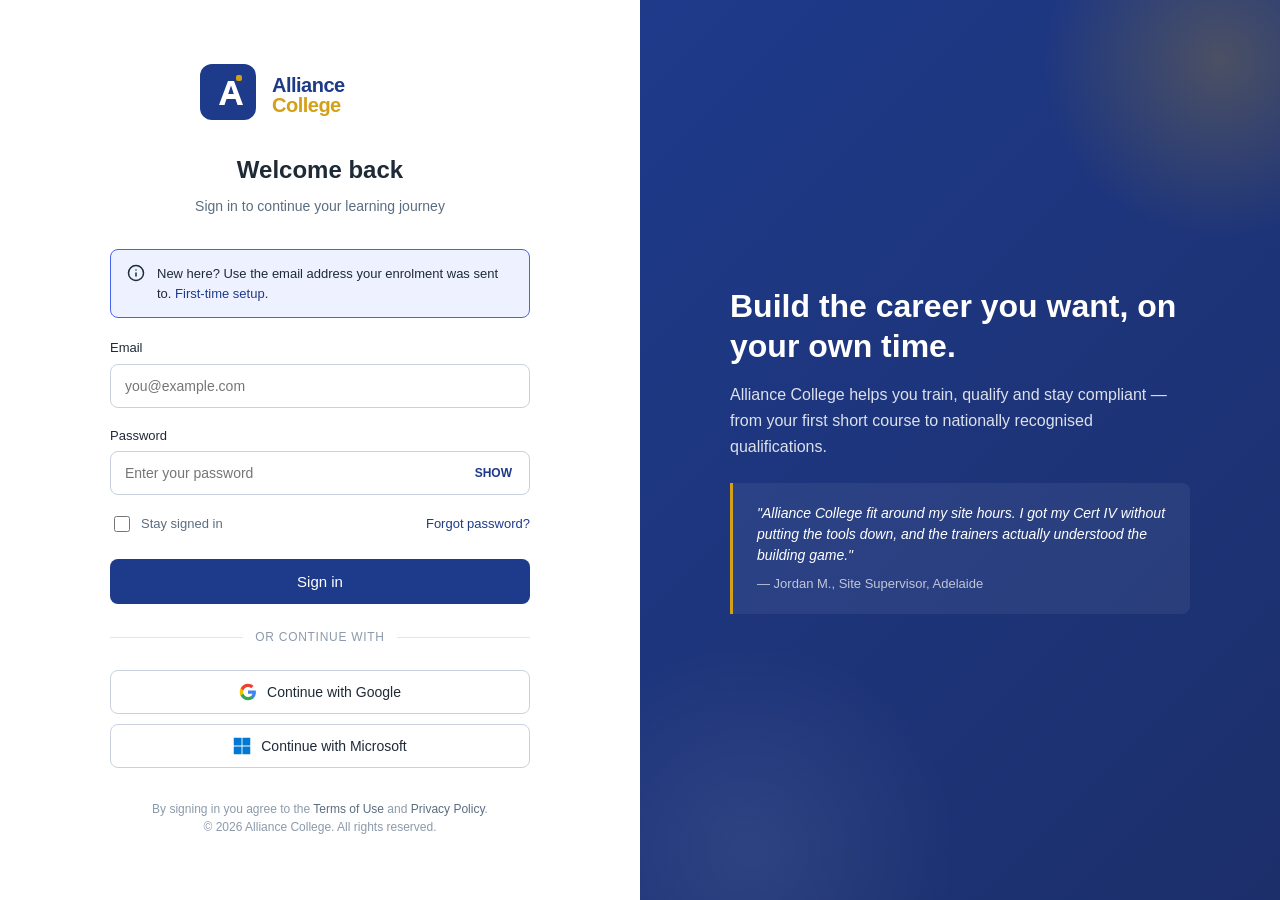
<file: index.html>
<!DOCTYPE html>
<html lang="en">
<head>
  <meta charset="utf-8" />
  <meta name="viewport" content="width=device-width, initial-scale=1.0" />
  <title>Alliance College — Sign in</title>
  <link rel="icon" type="image/svg+xml" href="assets/img/logo-mark.svg" />
  <link rel="stylesheet" href="assets/css/styles.css" />
</head>
<body>
  <main class="login-shell">
    <section class="left-panel">
      <div class="login-box-container">
        <div class="login-logo">
          <img src="assets/img/logo.svg" alt="Alliance College" />
        </div>
        <h1 class="login-title">Welcome back</h1>
        <p class="login-subtitle">Sign in to continue your learning journey</p>

        <div class="login-notice" role="status">
          <span class="icon" aria-hidden="true">
            <svg width="18" height="18" viewBox="0 0 24 24" fill="none" stroke="currentColor" stroke-width="2" stroke-linecap="round" stroke-linejoin="round"><circle cx="12" cy="12" r="10"/><line x1="12" y1="16" x2="12" y2="12"/><line x1="12" y1="8" x2="12.01" y2="8"/></svg>
          </span>
          <div>New here? Use the email address your enrolment was sent to. <a href="#" id="firstTimeLink">First-time setup</a>.</div>
        </div>

        <form id="loginForm" novalidate>
          <div class="field-group">
            <label class="field-label" for="email">Email</label>
            <input class="field-input" type="email" id="email" name="email" placeholder="you@example.com" autocomplete="username" required />
          </div>
          <div class="field-group">
            <label class="field-label" for="password">Password</label>
            <div class="password-field">
              <input class="field-input" type="password" id="password" name="password" placeholder="Enter your password" autocomplete="current-password" required />
              <span class="show-password" id="togglePassword" role="button" tabindex="0" aria-label="Show password">SHOW</span>
            </div>
          </div>

          <div class="stay-signed-in-row">
            <label>
              <input type="checkbox" id="stay" />
              <span>Stay signed in</span>
            </label>
            <a class="forgot-link" href="#">Forgot password?</a>
          </div>

          <button class="btn btn-primary btn-lg btn-block" type="submit">Sign in</button>

          <div class="or-divider">or continue with</div>

          <button class="idp-button" type="button">
            <svg viewBox="0 0 24 24" width="18" height="18" aria-hidden="true"><path fill="#4285F4" d="M22.56 12.25c0-.78-.07-1.53-.2-2.25H12v4.26h5.92c-.26 1.37-1.04 2.53-2.21 3.31v2.77h3.57c2.08-1.92 3.28-4.74 3.28-8.09z"/><path fill="#34A853" d="M12 23c2.97 0 5.46-.98 7.28-2.66l-3.57-2.77c-.98.66-2.23 1.06-3.71 1.06-2.86 0-5.29-1.93-6.16-4.53H2.18v2.84C3.99 20.53 7.7 23 12 23z"/><path fill="#FBBC05" d="M5.84 14.1c-.22-.66-.35-1.36-.35-2.1s.13-1.44.35-2.1V7.07H2.18C1.43 8.55 1 10.22 1 12s.43 3.45 1.18 4.93l3.66-2.83z"/><path fill="#EA4335" d="M12 5.38c1.62 0 3.06.56 4.21 1.64l3.15-3.15C17.45 2.09 14.97 1 12 1 7.7 1 3.99 3.47 2.18 7.07l3.66 2.84C6.71 7.31 9.14 5.38 12 5.38z"/></svg>
            <span>Continue with Google</span>
          </button>
          <button class="idp-button" type="button">
            <svg viewBox="0 0 24 24" width="18" height="18" aria-hidden="true"><path fill="#0078D4" d="M11.4 11.4H1V1h10.4v10.4zM23 11.4H12.6V1H23v10.4zM11.4 23H1V12.6h10.4V23zM23 23H12.6V12.6H23V23z"/></svg>
            <span>Continue with Microsoft</span>
          </button>
        </form>

        <div class="login-footer">
          By signing in you agree to the
          <a href="#">Terms of Use</a> and <a href="#">Privacy Policy</a>.<br />
          &copy; <span id="year"></span> Alliance College. All rights reserved.
        </div>
      </div>
    </section>

    <section class="right-panel" aria-hidden="true">
      <div class="right-panel-content">
        <h2>Build the career you want, on your own time.</h2>
        <p>Alliance College helps you train, qualify and stay compliant — from your first short course to nationally recognised qualifications.</p>
        <div class="right-panel-quote">
          "Alliance College fit around my site hours. I got my Cert IV without putting the tools down, and the trainers actually understood the building game."
          <span class="author">— Jordan M., Site Supervisor, Adelaide</span>
        </div>
      </div>
    </section>
  </main>

  <script src="assets/js/app.js"></script>
</body>
</html>
</file>
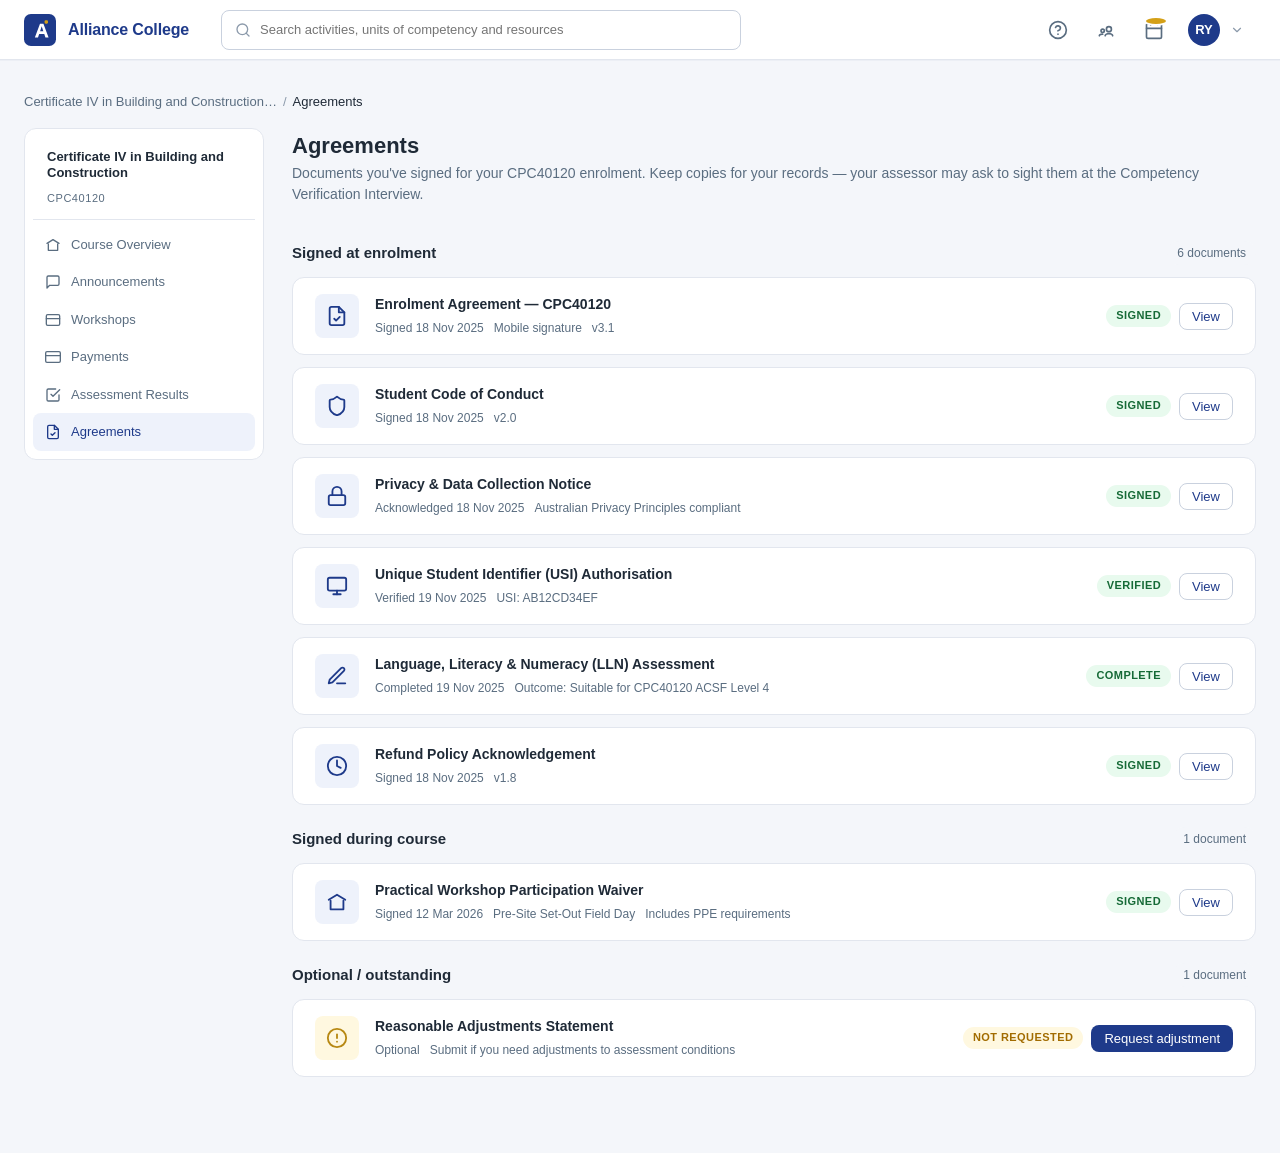
<file: agreements.html>
<!DOCTYPE html>
<html lang="en">
<head>
  <meta charset="utf-8" />
  <meta name="viewport" content="width=device-width, initial-scale=1.0" />
  <title>Agreements — Certificate IV in Building and Construction — Alliance College</title>
  <link rel="icon" type="image/svg+xml" href="assets/img/logo-mark.svg" />
  <link rel="stylesheet" href="assets/css/styles.css" />
</head>
<body data-active-nav="agreements">
  <div class="app-shell">
    <header class="top-nav">
      <a class="top-nav-logo" href="dashboard.html">
        <img src="assets/img/logo-mark.svg" alt="Alliance College" />
        <span class="name">Alliance College</span>
      </a>
      <div class="top-nav-search" style="flex:1;max-width:520px;margin-left:32px;position:relative;">
        <svg style="position:absolute;left:14px;top:50%;transform:translateY(-50%);color:var(--ac-text-light);pointer-events:none" width="16" height="16" viewBox="0 0 24 24" fill="none" stroke="currentColor" stroke-width="2" stroke-linecap="round" stroke-linejoin="round"><circle cx="11" cy="11" r="8"/><line x1="21" y1="21" x2="16.65" y2="16.65"/></svg>
        <input type="search" placeholder="Search activities, units of competency and resources" style="width:100%;height:40px;padding:0 14px 0 38px;border:1px solid var(--ac-border-strong);border-radius:var(--ac-radius);background:#fff;font-size:13px;color:var(--ac-text);" />
      </div>
      <div class="top-nav-right">
        <button class="icon-btn" aria-label="Help"><svg width="20" height="20" viewBox="0 0 24 24" fill="none" stroke="currentColor" stroke-width="2" stroke-linecap="round" stroke-linejoin="round"><circle cx="12" cy="12" r="10"/><path d="M9.09 9a3 3 0 0 1 5.83 1c0 2-3 3-3 3"/><line x1="12" y1="17" x2="12.01" y2="17"/></svg></button>
        <button class="icon-btn" aria-label="Agreements"><svg width="20" height="20" viewBox="0 0 24 24" fill="none" stroke="currentColor" stroke-width="2" stroke-linecap="round" stroke-linejoin="round"><path d="M20 19c0-1.5-2.5-2.7-4.5-2.7s-4.5 1.2-4.5 2.7M4 19c0-1 1.5-2 4-2"/><circle cx="15.5" cy="11" r="3"/><circle cx="8" cy="13" r="2"/></svg></button>
        <button class="icon-btn" aria-label="Calendar"><svg width="20" height="20" viewBox="0 0 24 24" fill="none" stroke="currentColor" stroke-width="2" stroke-linecap="round" stroke-linejoin="round"><rect x="3" y="4" width="18" height="18" rx="2" ry="2"/><line x1="16" y1="2" x2="16" y2="6"/><line x1="8" y1="2" x2="8" y2="6"/><line x1="3" y1="10" x2="21" y2="10"/></svg><span class="badge"></span></button>
        <div class="user-menu" id="userMenu" role="button" tabindex="0" aria-haspopup="true" aria-expanded="false">
          <span class="avatar">RY</span>
          <svg class="chev" width="14" height="14" viewBox="0 0 24 24" fill="none" stroke="currentColor" stroke-width="2" stroke-linecap="round" stroke-linejoin="round"><polyline points="6 9 12 15 18 9"/></svg>
          <div class="user-dropdown" id="userDropdown">
            <div class="header"><span class="name">Ren You</span><span class="email">ren@gosequential.com</span></div>
            <a href="#">My profile</a>
            <a href="#">Account settings</a>
            <a href="#">Help &amp; support</a>
            <div class="divider"></div>
            <button id="logoutBtn">Sign out</button>
          </div>
        </div>
      </div>
    </header>

    <main class="app-main">
      <div class="container">
        <nav class="breadcrumb" aria-label="Breadcrumb">
          <a href="course.html">Certificate IV in Building and Construction…</a>
          <span class="sep">/</span>
          <span class="current">Agreements</span>
        </nav>

        <div class="course-layout">
          <aside class="course-sidebar">
            <h4>Certificate IV in Building and Construction</h4>
            <p class="course-sub">CPC40120</p>
            <nav aria-label="Course menu">
              <a href="course.html"><svg width="16" height="16" viewBox="0 0 24 24" fill="none" stroke="currentColor" stroke-width="2" stroke-linecap="round" stroke-linejoin="round"><path d="M3 9.5L12 4l9 5.5"/><path d="M5 10.5V20h14V10.5"/></svg>Course Overview</a>
              <a href="announcements.html"><svg width="16" height="16" viewBox="0 0 24 24" fill="none" stroke="currentColor" stroke-width="2" stroke-linecap="round" stroke-linejoin="round"><path d="M21 15a2 2 0 0 1-2 2H7l-4 4V5a2 2 0 0 1 2-2h14a2 2 0 0 1 2 2z"/></svg>Announcements</a>
              <a href="workshops.html"><svg width="16" height="16" viewBox="0 0 24 24" fill="none" stroke="currentColor" stroke-width="2" stroke-linecap="round" stroke-linejoin="round"><rect x="2" y="4" width="20" height="16" rx="2"/><path d="M2 10h20"/></svg>Workshops</a>
              <a href="payments.html"><svg width="16" height="16" viewBox="0 0 24 24" fill="none" stroke="currentColor" stroke-width="2" stroke-linecap="round" stroke-linejoin="round"><rect x="1" y="4" width="22" height="16" rx="2"/><line x1="1" y1="10" x2="23" y2="10"/></svg>Payments</a>
              <a href="results.html"><svg width="16" height="16" viewBox="0 0 24 24" fill="none" stroke="currentColor" stroke-width="2" stroke-linecap="round" stroke-linejoin="round"><polyline points="9 11 12 14 22 4"/><path d="M21 12v7a2 2 0 0 1-2 2H5a2 2 0 0 1-2-2V5a2 2 0 0 1 2-2h11"/></svg>Assessment Results</a>
              <a href="agreements.html" class="active"><svg width="16" height="16" viewBox="0 0 24 24" fill="none" stroke="currentColor" stroke-width="2" stroke-linecap="round" stroke-linejoin="round"><path d="M14 2H6a2 2 0 0 0-2 2v16a2 2 0 0 0 2 2h12a2 2 0 0 0 2-2V8z"/><polyline points="14 2 14 8 20 8"/><path d="M9 15l2 2 4-4"/></svg>Agreements</a>
            </nav>
          </aside>

          <section class="course-content">
            <div class="page-head">
              <div>
                <h1>Agreements</h1>
                <p class="subtitle">Documents you've signed for your CPC40120 enrolment. Keep copies for your records — your assessor may ask to sight them at the Competency Verification Interview.</p>
              </div>
            </div>

            <div class="list-section-head">
              <h3>Signed at enrolment</h3>
              <span class="count">6 documents</span>
            </div>

            <article class="agreement-card">
              <span class="doc-icon"><svg width="22" height="22" viewBox="0 0 24 24" fill="none" stroke="currentColor" stroke-width="2" stroke-linecap="round" stroke-linejoin="round"><path d="M14 2H6a2 2 0 0 0-2 2v16a2 2 0 0 0 2 2h12a2 2 0 0 0 2-2V8z"/><polyline points="14 2 14 8 20 8"/><path d="M9 15l2 2 4-4"/></svg></span>
              <div class="doc-body">
                <h3>Enrolment Agreement — CPC40120</h3>
                <div class="doc-meta"><span>Signed 18 Nov 2025</span><span>Mobile signature</span><span>v3.1</span></div>
              </div>
              <div class="doc-actions"><span class="badge badge-success">Signed</span><a class="btn btn-secondary btn-sm" href="#">View</a></div>
            </article>

            <article class="agreement-card">
              <span class="doc-icon"><svg width="22" height="22" viewBox="0 0 24 24" fill="none" stroke="currentColor" stroke-width="2" stroke-linecap="round" stroke-linejoin="round"><path d="M20 13c0 5-3.5 7.5-7.66 8.95a1 1 0 0 1-.67-.01C7.5 20.5 4 18 4 13V6a1 1 0 0 1 1-1c2 0 4.5-1.2 6.24-2.72a1.17 1.17 0 0 1 1.52 0C14.5 3.8 17 5 19 5a1 1 0 0 1 1 1z"/></svg></span>
              <div class="doc-body">
                <h3>Student Code of Conduct</h3>
                <div class="doc-meta"><span>Signed 18 Nov 2025</span><span>v2.0</span></div>
              </div>
              <div class="doc-actions"><span class="badge badge-success">Signed</span><a class="btn btn-secondary btn-sm" href="#">View</a></div>
            </article>

            <article class="agreement-card">
              <span class="doc-icon"><svg width="22" height="22" viewBox="0 0 24 24" fill="none" stroke="currentColor" stroke-width="2" stroke-linecap="round" stroke-linejoin="round"><rect x="3" y="11" width="18" height="11" rx="2" ry="2"/><path d="M7 11V7a5 5 0 0 1 10 0v4"/></svg></span>
              <div class="doc-body">
                <h3>Privacy &amp; Data Collection Notice</h3>
                <div class="doc-meta"><span>Acknowledged 18 Nov 2025</span><span>Australian Privacy Principles compliant</span></div>
              </div>
              <div class="doc-actions"><span class="badge badge-success">Signed</span><a class="btn btn-secondary btn-sm" href="#">View</a></div>
            </article>

            <article class="agreement-card">
              <span class="doc-icon"><svg width="22" height="22" viewBox="0 0 24 24" fill="none" stroke="currentColor" stroke-width="2" stroke-linecap="round" stroke-linejoin="round"><rect x="2" y="3" width="20" height="14" rx="2" ry="2"/><line x1="8" y1="21" x2="16" y2="21"/><line x1="12" y1="17" x2="12" y2="21"/></svg></span>
              <div class="doc-body">
                <h3>Unique Student Identifier (USI) Authorisation</h3>
                <div class="doc-meta"><span>Verified 19 Nov 2025</span><span>USI: AB12CD34EF</span></div>
              </div>
              <div class="doc-actions"><span class="badge badge-success">Verified</span><a class="btn btn-secondary btn-sm" href="#">View</a></div>
            </article>

            <article class="agreement-card">
              <span class="doc-icon"><svg width="22" height="22" viewBox="0 0 24 24" fill="none" stroke="currentColor" stroke-width="2" stroke-linecap="round" stroke-linejoin="round"><path d="M12 20h9"/><path d="M16.5 3.5a2.121 2.121 0 0 1 3 3L7 19l-4 1 1-4L16.5 3.5z"/></svg></span>
              <div class="doc-body">
                <h3>Language, Literacy &amp; Numeracy (LLN) Assessment</h3>
                <div class="doc-meta"><span>Completed 19 Nov 2025</span><span>Outcome: Suitable for CPC40120 ACSF Level 4</span></div>
              </div>
              <div class="doc-actions"><span class="badge badge-success">Complete</span><a class="btn btn-secondary btn-sm" href="#">View</a></div>
            </article>

            <article class="agreement-card">
              <span class="doc-icon"><svg width="22" height="22" viewBox="0 0 24 24" fill="none" stroke="currentColor" stroke-width="2" stroke-linecap="round" stroke-linejoin="round"><circle cx="12" cy="12" r="10"/><polyline points="12 6 12 12 16 14"/></svg></span>
              <div class="doc-body">
                <h3>Refund Policy Acknowledgement</h3>
                <div class="doc-meta"><span>Signed 18 Nov 2025</span><span>v1.8</span></div>
              </div>
              <div class="doc-actions"><span class="badge badge-success">Signed</span><a class="btn btn-secondary btn-sm" href="#">View</a></div>
            </article>

            <div class="list-section-head">
              <h3>Signed during course</h3>
              <span class="count">1 document</span>
            </div>

            <article class="agreement-card">
              <span class="doc-icon"><svg width="22" height="22" viewBox="0 0 24 24" fill="none" stroke="currentColor" stroke-width="2" stroke-linecap="round" stroke-linejoin="round"><path d="M3 9.5L12 4l9 5.5"/><path d="M5 10.5V20h14V10.5"/></svg></span>
              <div class="doc-body">
                <h3>Practical Workshop Participation Waiver</h3>
                <div class="doc-meta"><span>Signed 12 Mar 2026</span><span>Pre-Site Set-Out Field Day</span><span>Includes PPE requirements</span></div>
              </div>
              <div class="doc-actions"><span class="badge badge-success">Signed</span><a class="btn btn-secondary btn-sm" href="#">View</a></div>
            </article>

            <div class="list-section-head">
              <h3>Optional / outstanding</h3>
              <span class="count">1 document</span>
            </div>

            <article class="agreement-card pending">
              <span class="doc-icon"><svg width="22" height="22" viewBox="0 0 24 24" fill="none" stroke="currentColor" stroke-width="2" stroke-linecap="round" stroke-linejoin="round"><circle cx="12" cy="12" r="10"/><line x1="12" y1="8" x2="12" y2="12"/><line x1="12" y1="16" x2="12.01" y2="16"/></svg></span>
              <div class="doc-body">
                <h3>Reasonable Adjustments Statement</h3>
                <div class="doc-meta"><span>Optional</span><span>Submit if you need adjustments to assessment conditions</span></div>
              </div>
              <div class="doc-actions"><span class="badge badge-warn">Not requested</span><a class="btn btn-primary btn-sm" href="#">Request adjustment</a></div>
            </article>
          </section>
        </div>
      </div>
    </main>
  </div>
  <script src="assets/js/app.js"></script>
</body>
</html>
</file>
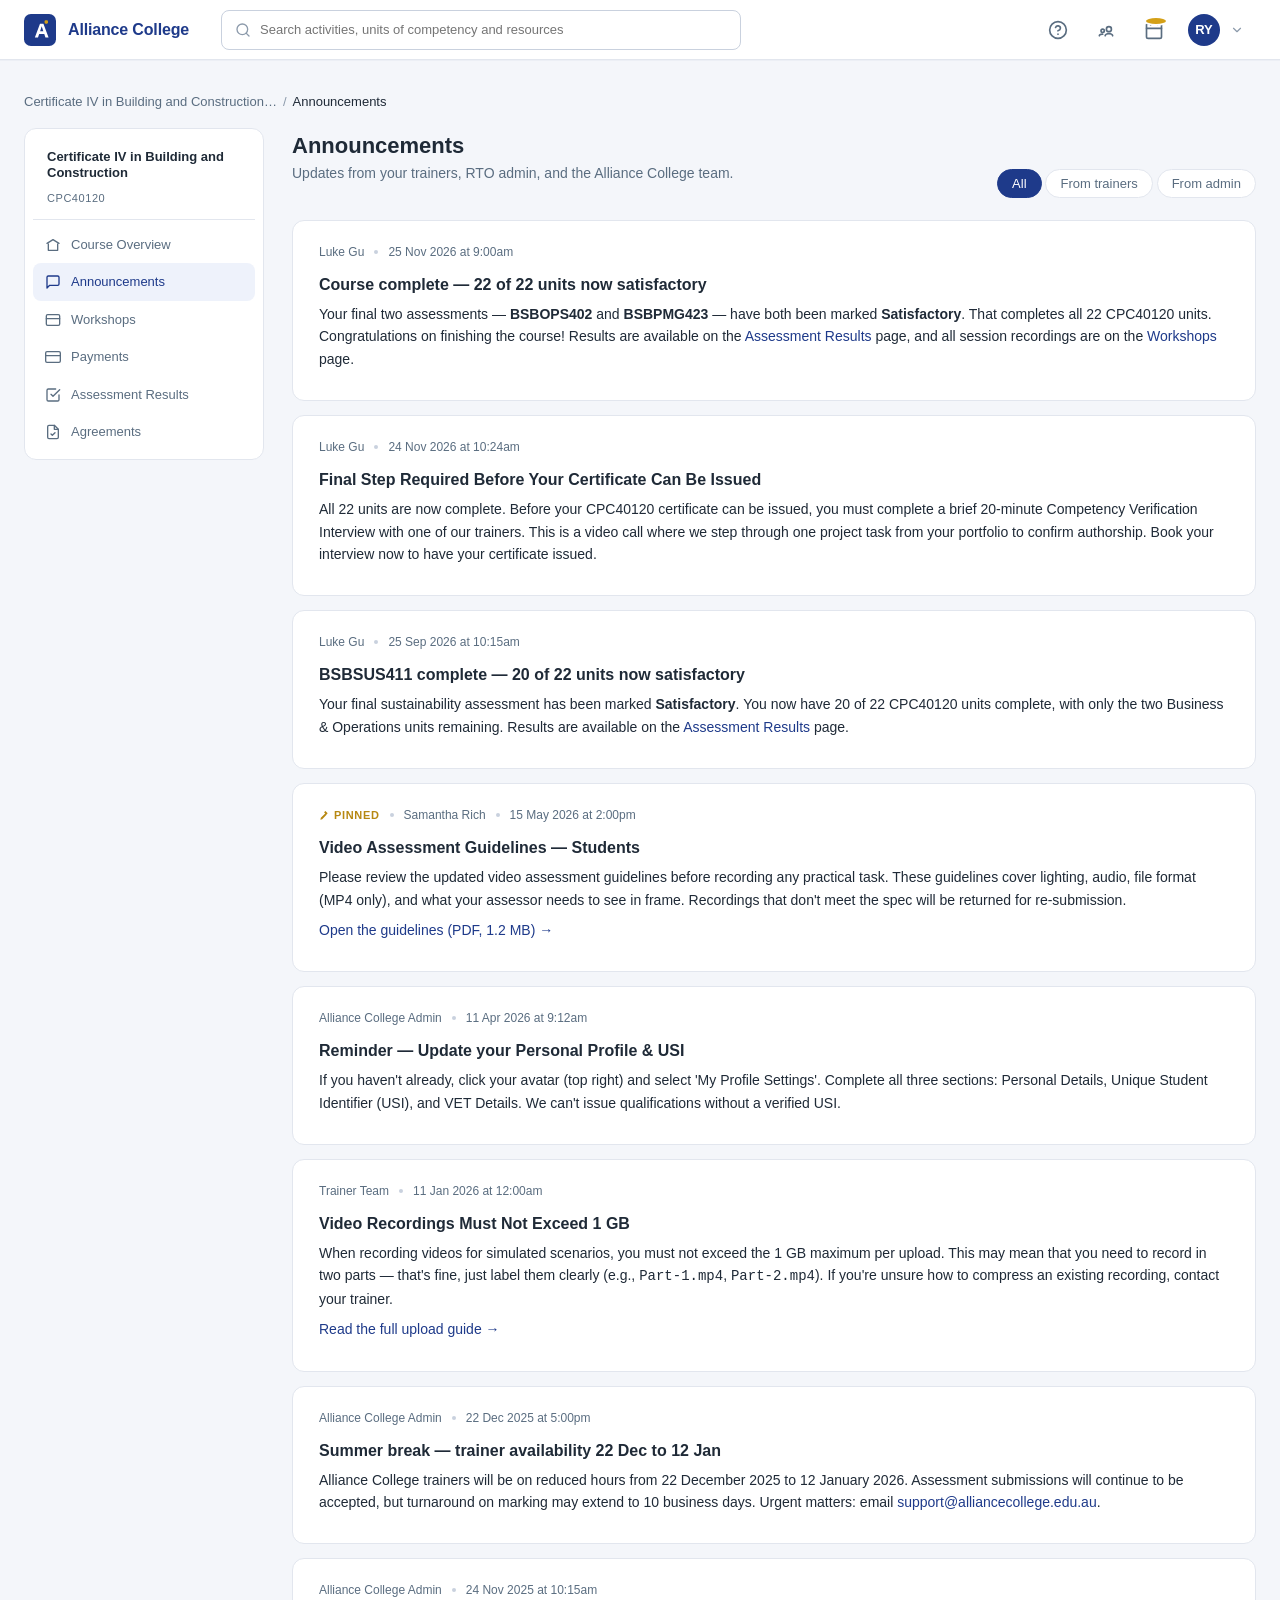
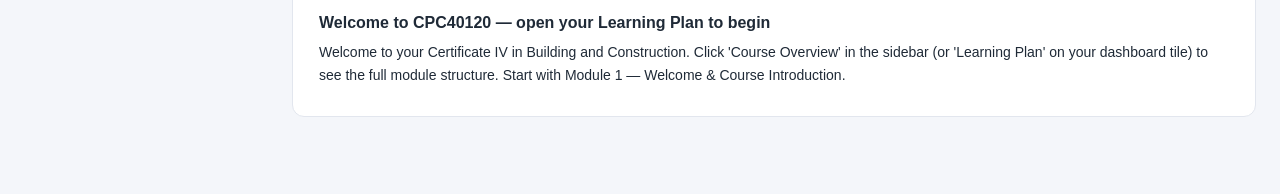
<file: announcements.html>
<!DOCTYPE html>
<html lang="en">
<head>
  <meta charset="utf-8" />
  <meta name="viewport" content="width=device-width, initial-scale=1.0" />
  <title>Announcements — Certificate IV in Building and Construction — Alliance College</title>
  <link rel="icon" type="image/svg+xml" href="assets/img/logo-mark.svg" />
  <link rel="stylesheet" href="assets/css/styles.css" />
</head>
<body data-active-nav="announcements">
  <div class="app-shell">
    <header class="top-nav">
      <a class="top-nav-logo" href="dashboard.html">
        <img src="assets/img/logo-mark.svg" alt="Alliance College" />
        <span class="name">Alliance College</span>
      </a>
      <div class="top-nav-search" style="flex:1;max-width:520px;margin-left:32px;position:relative;">
        <svg style="position:absolute;left:14px;top:50%;transform:translateY(-50%);color:var(--ac-text-light);pointer-events:none" width="16" height="16" viewBox="0 0 24 24" fill="none" stroke="currentColor" stroke-width="2" stroke-linecap="round" stroke-linejoin="round"><circle cx="11" cy="11" r="8"/><line x1="21" y1="21" x2="16.65" y2="16.65"/></svg>
        <input type="search" placeholder="Search activities, units of competency and resources" style="width:100%;height:40px;padding:0 14px 0 38px;border:1px solid var(--ac-border-strong);border-radius:var(--ac-radius);background:#fff;font-size:13px;color:var(--ac-text);" />
      </div>
      <div class="top-nav-right">
        <button class="icon-btn" aria-label="Help"><svg width="20" height="20" viewBox="0 0 24 24" fill="none" stroke="currentColor" stroke-width="2" stroke-linecap="round" stroke-linejoin="round"><circle cx="12" cy="12" r="10"/><path d="M9.09 9a3 3 0 0 1 5.83 1c0 2-3 3-3 3"/><line x1="12" y1="17" x2="12.01" y2="17"/></svg></button>
        <button class="icon-btn" aria-label="Agreements"><svg width="20" height="20" viewBox="0 0 24 24" fill="none" stroke="currentColor" stroke-width="2" stroke-linecap="round" stroke-linejoin="round"><path d="M20 19c0-1.5-2.5-2.7-4.5-2.7s-4.5 1.2-4.5 2.7M4 19c0-1 1.5-2 4-2"/><circle cx="15.5" cy="11" r="3"/><circle cx="8" cy="13" r="2"/></svg></button>
        <button class="icon-btn" aria-label="Calendar"><svg width="20" height="20" viewBox="0 0 24 24" fill="none" stroke="currentColor" stroke-width="2" stroke-linecap="round" stroke-linejoin="round"><rect x="3" y="4" width="18" height="18" rx="2" ry="2"/><line x1="16" y1="2" x2="16" y2="6"/><line x1="8" y1="2" x2="8" y2="6"/><line x1="3" y1="10" x2="21" y2="10"/></svg><span class="badge"></span></button>
        <div class="user-menu" id="userMenu" role="button" tabindex="0" aria-haspopup="true" aria-expanded="false">
          <span class="avatar">RY</span>
          <svg class="chev" width="14" height="14" viewBox="0 0 24 24" fill="none" stroke="currentColor" stroke-width="2" stroke-linecap="round" stroke-linejoin="round"><polyline points="6 9 12 15 18 9"/></svg>
          <div class="user-dropdown" id="userDropdown">
            <div class="header"><span class="name">Ren You</span><span class="email">ren@gosequential.com</span></div>
            <a href="#">My profile</a>
            <a href="#">Account settings</a>
            <a href="#">Help &amp; support</a>
            <div class="divider"></div>
            <button id="logoutBtn">Sign out</button>
          </div>
        </div>
      </div>
    </header>

    <main class="app-main">
      <div class="container">
        <nav class="breadcrumb" aria-label="Breadcrumb">
          <a href="course.html">Certificate IV in Building and Construction…</a>
          <span class="sep">/</span>
          <span class="current">Announcements</span>
        </nav>

        <div class="course-layout">
          <aside class="course-sidebar">
            <h4>Certificate IV in Building and Construction</h4>
            <p class="course-sub">CPC40120</p>
            <nav aria-label="Course menu">
              <a href="course.html"><svg width="16" height="16" viewBox="0 0 24 24" fill="none" stroke="currentColor" stroke-width="2" stroke-linecap="round" stroke-linejoin="round"><path d="M3 9.5L12 4l9 5.5"/><path d="M5 10.5V20h14V10.5"/></svg>Course Overview</a>
              <a href="announcements.html" class="active"><svg width="16" height="16" viewBox="0 0 24 24" fill="none" stroke="currentColor" stroke-width="2" stroke-linecap="round" stroke-linejoin="round"><path d="M21 15a2 2 0 0 1-2 2H7l-4 4V5a2 2 0 0 1 2-2h14a2 2 0 0 1 2 2z"/></svg>Announcements</a>
              <a href="workshops.html"><svg width="16" height="16" viewBox="0 0 24 24" fill="none" stroke="currentColor" stroke-width="2" stroke-linecap="round" stroke-linejoin="round"><rect x="2" y="4" width="20" height="16" rx="2"/><path d="M2 10h20"/></svg>Workshops</a>
              <a href="payments.html"><svg width="16" height="16" viewBox="0 0 24 24" fill="none" stroke="currentColor" stroke-width="2" stroke-linecap="round" stroke-linejoin="round"><rect x="1" y="4" width="22" height="16" rx="2"/><line x1="1" y1="10" x2="23" y2="10"/></svg>Payments</a>
              <a href="results.html"><svg width="16" height="16" viewBox="0 0 24 24" fill="none" stroke="currentColor" stroke-width="2" stroke-linecap="round" stroke-linejoin="round"><polyline points="9 11 12 14 22 4"/><path d="M21 12v7a2 2 0 0 1-2 2H5a2 2 0 0 1-2-2V5a2 2 0 0 1 2-2h11"/></svg>Assessment Results</a>
              <a href="agreements.html"><svg width="16" height="16" viewBox="0 0 24 24" fill="none" stroke="currentColor" stroke-width="2" stroke-linecap="round" stroke-linejoin="round"><path d="M14 2H6a2 2 0 0 0-2 2v16a2 2 0 0 0 2 2h12a2 2 0 0 0 2-2V8z"/><polyline points="14 2 14 8 20 8"/><path d="M9 15l2 2 4-4"/></svg>Agreements</a>
            </nav>
          </aside>

          <section class="course-content">
            <div class="page-head">
              <div>
                <h1>Announcements</h1>
                <p class="subtitle">Updates from your trainers, RTO admin, and the Alliance College team.</p>
              </div>
              <div class="filter-pills">
                <button class="active" type="button">All</button>
                <button type="button">From trainers</button>
                <button type="button">From admin</button>
              </div>
            </div>

            <article class="announce-full">
              <div class="meta">
                <span>Luke Gu</span>
                <span class="dot"></span>
                <span>25 Nov 2026 at 9:00am</span>
              </div>
              <h3>Course complete — 22 of 22 units now satisfactory</h3>
              <p>Your final two assessments — <strong>BSBOPS402</strong> and <strong>BSBPMG423</strong> — have both been marked <strong>Satisfactory</strong>. That completes all 22 CPC40120 units. Congratulations on finishing the course! Results are available on the <a href="results.html">Assessment Results</a> page, and all session recordings are on the <a href="workshops.html">Workshops</a> page.</p>
            </article>

            <article class="announce-full">
              <div class="meta">
                <span>Luke Gu</span>
                <span class="dot"></span>
                <span>24 Nov 2026 at 10:24am</span>
              </div>
              <h3>Final Step Required Before Your Certificate Can Be Issued</h3>
              <p>All 22 units are now complete. Before your CPC40120 certificate can be issued, you must complete a brief 20-minute Competency Verification Interview with one of our trainers. This is a video call where we step through one project task from your portfolio to confirm authorship. Book your interview now to have your certificate issued.</p>
            </article>

            <article class="announce-full">
              <div class="meta">
                <span>Luke Gu</span>
                <span class="dot"></span>
                <span>25 Sep 2026 at 10:15am</span>
              </div>
              <h3>BSBSUS411 complete — 20 of 22 units now satisfactory</h3>
              <p>Your final sustainability assessment has been marked <strong>Satisfactory</strong>. You now have 20 of 22 CPC40120 units complete, with only the two Business &amp; Operations units remaining. Results are available on the <a href="results.html">Assessment Results</a> page.</p>
            </article>

            <article class="announce-full">
              <div class="meta">
                <span class="pinned"><svg width="11" height="11" viewBox="0 0 24 24" fill="currentColor"><path d="M14 2l-3 3 5 5 3-3-5-5zM3 21l4-1 10-10-3-3L4 17l-1 4z"/></svg>Pinned</span>
                <span class="dot"></span>
                <span>Samantha Rich</span>
                <span class="dot"></span>
                <span>15 May 2026 at 2:00pm</span>
              </div>
              <h3>Video Assessment Guidelines — Students</h3>
              <p>Please review the updated video assessment guidelines before recording any practical task. These guidelines cover lighting, audio, file format (MP4 only), and what your assessor needs to see in frame. Recordings that don't meet the spec will be returned for re-submission.</p>
              <p><a href="#">Open the guidelines (PDF, 1.2 MB) →</a></p>
            </article>

            <article class="announce-full">
              <div class="meta">
                <span>Alliance College Admin</span>
                <span class="dot"></span>
                <span>11 Apr 2026 at 9:12am</span>
              </div>
              <h3>Reminder — Update your Personal Profile &amp; USI</h3>
              <p>If you haven't already, click your avatar (top right) and select 'My Profile Settings'. Complete all three sections: Personal Details, Unique Student Identifier (USI), and VET Details. We can't issue qualifications without a verified USI.</p>
            </article>

            <article class="announce-full">
              <div class="meta">
                <span>Trainer Team</span>
                <span class="dot"></span>
                <span>11 Jan 2026 at 12:00am</span>
              </div>
              <h3>Video Recordings Must Not Exceed 1 GB</h3>
              <p>When recording videos for simulated scenarios, you must not exceed the 1 GB maximum per upload. This may mean that you need to record in two parts — that's fine, just label them clearly (e.g., <code>Part-1.mp4</code>, <code>Part-2.mp4</code>). If you're unsure how to compress an existing recording, contact your trainer.</p>
              <p><a href="#">Read the full upload guide →</a></p>
            </article>

            <article class="announce-full">
              <div class="meta">
                <span>Alliance College Admin</span>
                <span class="dot"></span>
                <span>22 Dec 2025 at 5:00pm</span>
              </div>
              <h3>Summer break — trainer availability 22 Dec to 12 Jan</h3>
              <p>Alliance College trainers will be on reduced hours from 22 December 2025 to 12 January 2026. Assessment submissions will continue to be accepted, but turnaround on marking may extend to 10 business days. Urgent matters: email <a href="mailto:support@alliancecollege.edu.au">support@alliancecollege.edu.au</a>.</p>
            </article>

            <article class="announce-full">
              <div class="meta">
                <span>Alliance College Admin</span>
                <span class="dot"></span>
                <span>24 Nov 2025 at 10:15am</span>
              </div>
              <h3>Welcome to CPC40120 — open your Learning Plan to begin</h3>
              <p>Welcome to your Certificate IV in Building and Construction. Click 'Course Overview' in the sidebar (or 'Learning Plan' on your dashboard tile) to see the full module structure. Start with Module 1 — Welcome &amp; Course Introduction.</p>
            </article>
          </section>
        </div>
      </div>
    </main>
  </div>
  <script src="assets/js/app.js"></script>
</body>
</html>
</file>
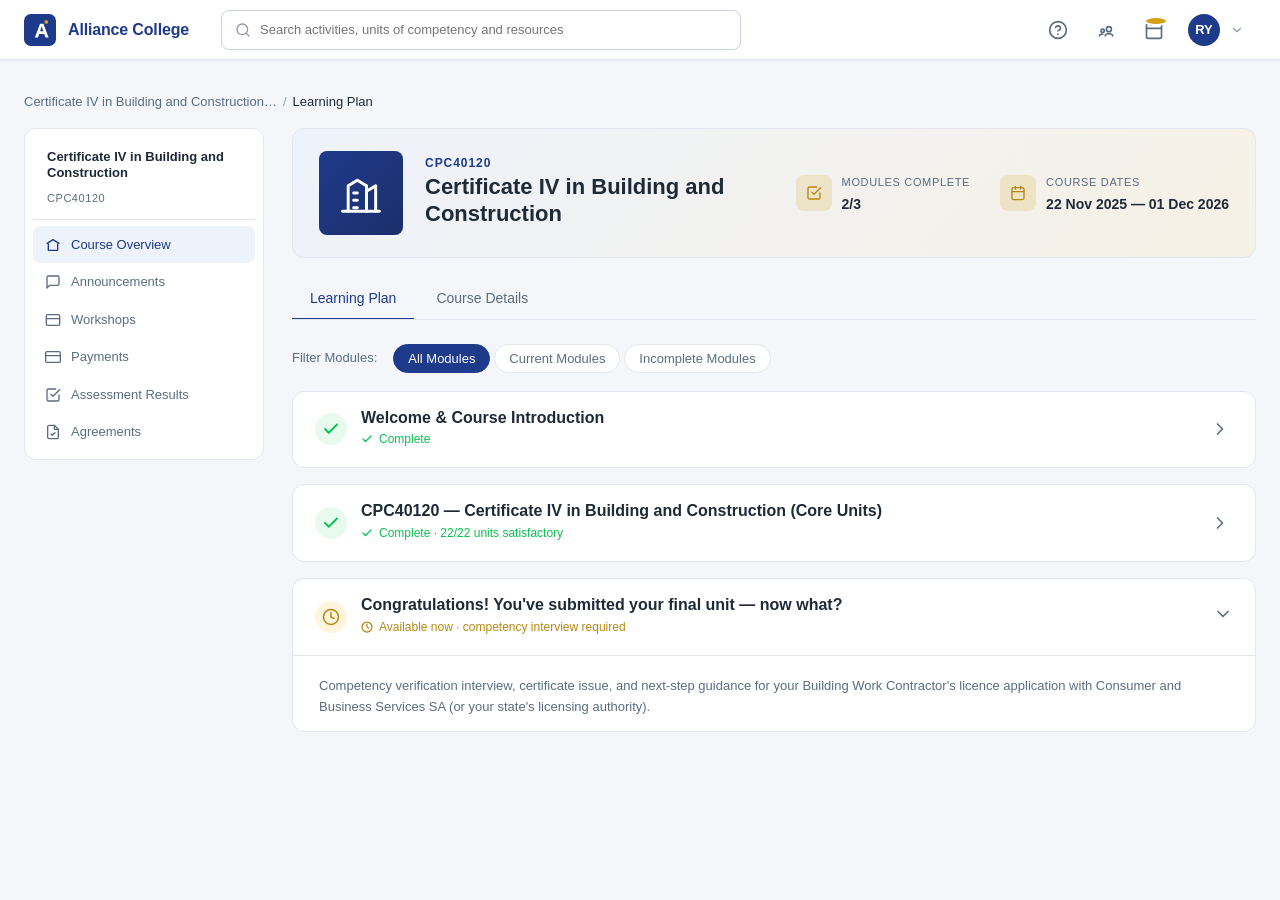
<file: course.html>
<!DOCTYPE html>
<html lang="en">
<head>
  <meta charset="utf-8" />
  <meta name="viewport" content="width=device-width, initial-scale=1.0" />
  <title>Certificate IV in Building and Construction — Learning Plan — Alliance College</title>
  <link rel="icon" type="image/svg+xml" href="assets/img/logo-mark.svg" />
  <link rel="stylesheet" href="assets/css/styles.css" />
</head>
<body data-active-nav="overview">
  <div class="app-shell">
    <header class="top-nav">
      <a class="top-nav-logo" href="dashboard.html">
        <img src="assets/img/logo-mark.svg" alt="Alliance College" />
        <span class="name">Alliance College</span>
      </a>
      <div class="top-nav-search" style="flex:1;max-width:520px;margin-left:32px;position:relative;">
        <svg style="position:absolute;left:14px;top:50%;transform:translateY(-50%);color:var(--ac-text-light);pointer-events:none" width="16" height="16" viewBox="0 0 24 24" fill="none" stroke="currentColor" stroke-width="2" stroke-linecap="round" stroke-linejoin="round"><circle cx="11" cy="11" r="8"/><line x1="21" y1="21" x2="16.65" y2="16.65"/></svg>
        <input type="search" placeholder="Search activities, units of competency and resources" style="width:100%;height:40px;padding:0 14px 0 38px;border:1px solid var(--ac-border-strong);border-radius:var(--ac-radius);background:#fff;font-size:13px;color:var(--ac-text);" />
      </div>
      <div class="top-nav-right">
        <button class="icon-btn" aria-label="Help"><svg width="20" height="20" viewBox="0 0 24 24" fill="none" stroke="currentColor" stroke-width="2" stroke-linecap="round" stroke-linejoin="round"><circle cx="12" cy="12" r="10"/><path d="M9.09 9a3 3 0 0 1 5.83 1c0 2-3 3-3 3"/><line x1="12" y1="17" x2="12.01" y2="17"/></svg></button>
        <button class="icon-btn" aria-label="Agreements"><svg width="20" height="20" viewBox="0 0 24 24" fill="none" stroke="currentColor" stroke-width="2" stroke-linecap="round" stroke-linejoin="round"><path d="M20 19c0-1.5-2.5-2.7-4.5-2.7s-4.5 1.2-4.5 2.7M4 19c0-1 1.5-2 4-2"/><circle cx="15.5" cy="11" r="3"/><circle cx="8" cy="13" r="2"/></svg></button>
        <button class="icon-btn" aria-label="Calendar"><svg width="20" height="20" viewBox="0 0 24 24" fill="none" stroke="currentColor" stroke-width="2" stroke-linecap="round" stroke-linejoin="round"><rect x="3" y="4" width="18" height="18" rx="2" ry="2"/><line x1="16" y1="2" x2="16" y2="6"/><line x1="8" y1="2" x2="8" y2="6"/><line x1="3" y1="10" x2="21" y2="10"/></svg><span class="badge"></span></button>
        <div class="user-menu" id="userMenu" role="button" tabindex="0" aria-haspopup="true" aria-expanded="false">
          <span class="avatar">RY</span>
          <svg class="chev" width="14" height="14" viewBox="0 0 24 24" fill="none" stroke="currentColor" stroke-width="2" stroke-linecap="round" stroke-linejoin="round"><polyline points="6 9 12 15 18 9"/></svg>
          <div class="user-dropdown" id="userDropdown">
            <div class="header"><span class="name">Ren You</span><span class="email">ren@gosequential.com</span></div>
            <a href="#">My profile</a>
            <a href="#">Account settings</a>
            <a href="#">Help &amp; support</a>
            <div class="divider"></div>
            <button id="logoutBtn">Sign out</button>
          </div>
        </div>
      </div>
    </header>

    <main class="app-main">
      <div class="container">
        <nav class="breadcrumb" aria-label="Breadcrumb">
          <a href="dashboard.html">Certificate IV in Building and Construction…</a>
          <span class="sep">/</span>
          <span class="current">Learning Plan</span>
        </nav>

        <div class="course-layout">
          <aside class="course-sidebar">
            <h4>Certificate IV in Building and Construction</h4>
            <p class="course-sub">CPC40120</p>
            <nav aria-label="Course menu">
              <a href="course.html" class="active">
                <svg width="16" height="16" viewBox="0 0 24 24" fill="none" stroke="currentColor" stroke-width="2" stroke-linecap="round" stroke-linejoin="round"><path d="M3 9.5L12 4l9 5.5"/><path d="M5 10.5V20h14V10.5"/></svg>
                Course Overview
              </a>
              <a href="announcements.html">
                <svg width="16" height="16" viewBox="0 0 24 24" fill="none" stroke="currentColor" stroke-width="2" stroke-linecap="round" stroke-linejoin="round"><path d="M21 15a2 2 0 0 1-2 2H7l-4 4V5a2 2 0 0 1 2-2h14a2 2 0 0 1 2 2z"/></svg>
                Announcements
              </a>
              <a href="workshops.html">
                <svg width="16" height="16" viewBox="0 0 24 24" fill="none" stroke="currentColor" stroke-width="2" stroke-linecap="round" stroke-linejoin="round"><rect x="2" y="4" width="20" height="16" rx="2"/><path d="M2 10h20"/></svg>
                Workshops
              </a>
              <a href="payments.html">
                <svg width="16" height="16" viewBox="0 0 24 24" fill="none" stroke="currentColor" stroke-width="2" stroke-linecap="round" stroke-linejoin="round"><rect x="1" y="4" width="22" height="16" rx="2"/><line x1="1" y1="10" x2="23" y2="10"/></svg>
                Payments
              </a>
              <a href="results.html">
                <svg width="16" height="16" viewBox="0 0 24 24" fill="none" stroke="currentColor" stroke-width="2" stroke-linecap="round" stroke-linejoin="round"><polyline points="9 11 12 14 22 4"/><path d="M21 12v7a2 2 0 0 1-2 2H5a2 2 0 0 1-2-2V5a2 2 0 0 1 2-2h11"/></svg>
                Assessment Results
              </a>
              <a href="agreements.html">
                <svg width="16" height="16" viewBox="0 0 24 24" fill="none" stroke="currentColor" stroke-width="2" stroke-linecap="round" stroke-linejoin="round"><path d="M14 2H6a2 2 0 0 0-2 2v16a2 2 0 0 0 2 2h12a2 2 0 0 0 2-2V8z"/><polyline points="14 2 14 8 20 8"/><path d="M9 15l2 2 4-4"/></svg>
                Agreements
              </a>
            </nav>
          </aside>

          <section class="course-content">
            <!-- Hero card -->
            <div class="course-hero-card">
              <span class="thumb">
                <svg viewBox="0 0 24 24" fill="none" stroke="currentColor" stroke-width="1.6" stroke-linecap="round" stroke-linejoin="round"><path d="M2 22h20"/><path d="M5 22V8l5-3 5 3v14"/><path d="M15 22V11l5-3v14"/><path d="M8 12h2M8 16h2M8 20h2"/></svg>
              </span>
              <div class="info">
                <span class="code">CPC40120</span>
                <h1>Certificate IV in Building and Construction</h1>
              </div>
              <div class="stats">
                <div class="stat">
                  <span class="stat-icon"><svg width="16" height="16" viewBox="0 0 24 24" fill="none" stroke="currentColor" stroke-width="2" stroke-linecap="round" stroke-linejoin="round"><polyline points="9 11 12 14 22 4"/><path d="M21 12v7a2 2 0 0 1-2 2H5a2 2 0 0 1-2-2V5a2 2 0 0 1 2-2h11"/></svg></span>
                  <div><span class="stat-label">Modules Complete</span><span class="stat-val">2/3</span></div>
                </div>
                <div class="stat">
                  <span class="stat-icon"><svg width="16" height="16" viewBox="0 0 24 24" fill="none" stroke="currentColor" stroke-width="2" stroke-linecap="round" stroke-linejoin="round"><rect x="3" y="4" width="18" height="18" rx="2" ry="2"/><line x1="16" y1="2" x2="16" y2="6"/><line x1="8" y1="2" x2="8" y2="6"/><line x1="3" y1="10" x2="21" y2="10"/></svg></span>
                  <div><span class="stat-label">Course Dates</span><span class="stat-val">22 Nov 2025 — 01 Dec 2026</span></div>
                </div>
              </div>
            </div>

            <!-- Tabs -->
            <div class="tabs" role="tablist">
              <button class="active" type="button" role="tab" aria-selected="true">Learning Plan</button>
              <button type="button" role="tab" aria-selected="false">Course Details</button>
            </div>

            <!-- Filter row -->
            <div class="filter-row">
              <span class="label">Filter Modules:</span>
              <div class="filter-pills">
                <button class="active" type="button">All Modules</button>
                <button type="button">Current Modules</button>
                <button type="button">Incomplete Modules</button>
              </div>
            </div>

            <!-- MODULE 1: Welcome (Complete) -->
            <section class="module-group collapsed" data-module>
              <header class="module-head" data-toggle>
                <div class="left">
                  <span class="module-status complete" aria-hidden="true">
                    <svg width="18" height="18" viewBox="0 0 24 24" fill="none" stroke="currentColor" stroke-width="2.5" stroke-linecap="round" stroke-linejoin="round"><polyline points="20 6 9 17 4 12"/></svg>
                  </span>
                  <div>
                    <h3>Welcome &amp; Course Introduction</h3>
                    <span class="module-state complete">
                      <svg width="12" height="12" viewBox="0 0 24 24" fill="none" stroke="currentColor" stroke-width="2.5" stroke-linecap="round" stroke-linejoin="round"><polyline points="20 6 9 17 4 12"/></svg>
                      Complete
                    </span>
                  </div>
                </div>
                <div class="right">
                  <span class="toggle">
                    <svg width="20" height="20" viewBox="0 0 24 24" fill="none" stroke="currentColor" stroke-width="2" stroke-linecap="round" stroke-linejoin="round"><polyline points="6 9 12 15 18 9"/></svg>
                  </span>
                </div>
              </header>
              <div class="module-body">
                <div class="module-intro">Orientation, course expectations, white-card refresher and learner support. Complete this module before moving on to the CPC40120 core units.</div>
                <div class="activity-pair">
                  <span class="pair-status complete"><svg width="16" height="16" viewBox="0 0 24 24" fill="none" stroke="currentColor" stroke-width="2.5" stroke-linecap="round" stroke-linejoin="round"><polyline points="20 6 9 17 4 12"/></svg></span>
                  <a class="act-row" href="unit.html?u=intro">
                    <span class="act-icon assess"><svg width="18" height="18" viewBox="0 0 24 24" fill="none" stroke="currentColor" stroke-width="2" stroke-linecap="round" stroke-linejoin="round"><path d="M9 11l3 3L22 4"/><path d="M21 12v7a2 2 0 0 1-2 2H5a2 2 0 0 1-2-2V5a2 2 0 0 1 2-2h11"/></svg></span>
                    <div class="act-body">
                      <p class="act-title">Course Introduction — Online Knowledge Check</p>
                      <div class="act-meta"><span>10 questions</span><span>Submitted 24 Nov 2025</span></div>
                    </div>
                    <span class="act-state-badge complete">Complete</span>
                  </a>
                </div>
              </div>
            </section>

            <!-- MODULE 2: CPC40120 Core Units (Complete) -->
            <section class="module-group collapsed" data-module>
              <header class="module-head" data-toggle>
                <div class="left">
                  <span class="module-status complete" aria-hidden="true">
                    <svg width="18" height="18" viewBox="0 0 24 24" fill="none" stroke="currentColor" stroke-width="2.5" stroke-linecap="round" stroke-linejoin="round"><polyline points="20 6 9 17 4 12"/></svg>
                  </span>
                  <div>
                    <h3>CPC40120 — Certificate IV in Building and Construction (Core Units)</h3>
                    <span class="module-state complete">
                      <svg width="12" height="12" viewBox="0 0 24 24" fill="none" stroke="currentColor" stroke-width="2.5" stroke-linecap="round" stroke-linejoin="round"><polyline points="20 6 9 17 4 12"/></svg>
                      Complete · 22/22 units satisfactory
                    </span>
                  </div>
                </div>
                <div class="right">
                  <span class="toggle">
                    <svg width="20" height="20" viewBox="0 0 24 24" fill="none" stroke="currentColor" stroke-width="2" stroke-linecap="round" stroke-linejoin="round"><polyline points="6 9 12 15 18 9"/></svg>
                  </span>
                </div>
              </header>
              <div class="module-body">
                <div class="module-intro">The following units are from the CPC40120 Certificate IV in Building and Construction qualification. Each unit has a Learner Guide PDF and an Online Assessment. Activities are grouped by knowledge area.</div>

                <!-- Codes, Standards & Legislation (ALL COMPLETE) -->
                <div class="sub-section">
                  <div class="sub-section-head">Codes, Standards &amp; Legislation</div>
                  <div class="activity-pair">
                    <span class="pair-status complete"><svg width="16" height="16" viewBox="0 0 24 24" fill="none" stroke="currentColor" stroke-width="2.5" stroke-linecap="round" stroke-linejoin="round"><polyline points="20 6 9 17 4 12"/></svg></span>
                    <a class="act-row" href="#">
                      <span class="act-icon pdf"><svg width="18" height="18" viewBox="0 0 24 24" fill="none" stroke="currentColor" stroke-width="2" stroke-linecap="round" stroke-linejoin="round"><path d="M14 2H6a2 2 0 0 0-2 2v16a2 2 0 0 0 2 2h12a2 2 0 0 0 2-2V8z"/><polyline points="14 2 14 8 20 8"/></svg></span>
                      <div class="act-body"><p class="act-title">Learner Guide — National Construction Code &amp; Building Standards</p><div class="act-meta"><span>PDF · 3.6 MB</span><span>Updated 06 Nov 2025</span></div></div>
                      <span class="act-action"><svg width="18" height="18" viewBox="0 0 24 24" fill="none" stroke="currentColor" stroke-width="2" stroke-linecap="round" stroke-linejoin="round"><path d="M21 15v4a2 2 0 0 1-2 2H5a2 2 0 0 1-2-2v-4"/><polyline points="7 10 12 15 17 10"/><line x1="12" y1="15" x2="12" y2="3"/></svg></span>
                    </a>
                    <a class="act-row" href="unit.html?u=cpccbc4001">
                      <span class="act-icon assess"><svg width="18" height="18" viewBox="0 0 24 24" fill="none" stroke="currentColor" stroke-width="2" stroke-linecap="round" stroke-linejoin="round"><path d="M9 11l3 3L22 4"/><path d="M21 12v7a2 2 0 0 1-2 2H5a2 2 0 0 1-2-2V5a2 2 0 0 1 2-2h11"/></svg></span>
                      <div class="act-body"><p class="act-title">CPCCBC4001 Apply building codes and standards to the construction process for Class 1 and 10 buildings</p><div class="act-meta"><span>Online Assessment Questions</span><span>Submitted 07 Feb 2026</span></div></div>
                      <span class="act-state-badge satisfactory">Satisfactory</span>
                    </a>
                  </div>

                  <div class="activity-pair">
                    <span class="pair-status complete"><svg width="16" height="16" viewBox="0 0 24 24" fill="none" stroke="currentColor" stroke-width="2.5" stroke-linecap="round" stroke-linejoin="round"><polyline points="20 6 9 17 4 12"/></svg></span>
                    <a class="act-row" href="unit.html?u=cpccbc4053">
                      <span class="act-icon assess"><svg width="18" height="18" viewBox="0 0 24 24" fill="none" stroke="currentColor" stroke-width="2" stroke-linecap="round" stroke-linejoin="round"><path d="M9 11l3 3L22 4"/><path d="M21 12v7a2 2 0 0 1-2 2H5a2 2 0 0 1-2-2V5a2 2 0 0 1 2-2h11"/></svg></span>
                      <div class="act-body"><p class="act-title">CPCCBC4053 Apply building codes and standards to the construction process for Class 2 to 9 Type C buildings</p><div class="act-meta"><span>Online Assessment Questions</span><span>Submitted 21 Mar 2026</span></div></div>
                      <span class="act-state-badge satisfactory">Satisfactory</span>
                    </a>
                  </div>
                  <div class="activity-pair">
                    <span class="pair-status complete"><svg width="16" height="16" viewBox="0 0 24 24" fill="none" stroke="currentColor" stroke-width="2.5" stroke-linecap="round" stroke-linejoin="round"><polyline points="20 6 9 17 4 12"/></svg></span>
                    <a class="act-row" href="unit.html?u=cpccbc4009">
                      <span class="act-icon assess"><svg width="18" height="18" viewBox="0 0 24 24" fill="none" stroke="currentColor" stroke-width="2" stroke-linecap="round" stroke-linejoin="round"><path d="M9 11l3 3L22 4"/><path d="M21 12v7a2 2 0 0 1-2 2H5a2 2 0 0 1-2-2V5a2 2 0 0 1 2-2h11"/></svg></span>
                      <div class="act-body"><p class="act-title">CPCCBC4009 Apply legal requirements to building and construction projects</p><div class="act-meta"><span>Online Assessment Questions</span><span>Submitted 11 Apr 2026</span></div></div>
                      <span class="act-state-badge satisfactory">Satisfactory</span>
                    </a>
                  </div>
                </div>

                <!-- WHS & Site Safety (ALL COMPLETE) -->
                <div class="sub-section">
                  <div class="sub-section-head">WHS &amp; Site Safety</div>
                  <div class="activity-pair">
                    <span class="pair-status complete"><svg width="16" height="16" viewBox="0 0 24 24" fill="none" stroke="currentColor" stroke-width="2.5" stroke-linecap="round" stroke-linejoin="round"><polyline points="20 6 9 17 4 12"/></svg></span>
                    <a class="act-row" href="#">
                      <span class="act-icon pdf"><svg width="18" height="18" viewBox="0 0 24 24" fill="none" stroke="currentColor" stroke-width="2" stroke-linecap="round" stroke-linejoin="round"><path d="M14 2H6a2 2 0 0 0-2 2v16a2 2 0 0 0 2 2h12a2 2 0 0 0 2-2V8z"/><polyline points="14 2 14 8 20 8"/></svg></span>
                      <div class="act-body"><p class="act-title">CPCCBC4002 — Learner Guide (WHS in the Building Workplace)</p><div class="act-meta"><span>PDF · 2.9 MB</span><span>Updated 09 Sep 2025</span></div></div>
                      <span class="act-action"><svg width="18" height="18" viewBox="0 0 24 24" fill="none" stroke="currentColor" stroke-width="2" stroke-linecap="round" stroke-linejoin="round"><path d="M21 15v4a2 2 0 0 1-2 2H5a2 2 0 0 1-2-2v-4"/><polyline points="7 10 12 15 17 10"/><line x1="12" y1="15" x2="12" y2="3"/></svg></span>
                    </a>
                    <a class="act-row" href="unit.html?u=cpccbc4002">
                      <span class="act-icon assess"><svg width="18" height="18" viewBox="0 0 24 24" fill="none" stroke="currentColor" stroke-width="2" stroke-linecap="round" stroke-linejoin="round"><path d="M9 11l3 3L22 4"/><path d="M21 12v7a2 2 0 0 1-2 2H5a2 2 0 0 1-2-2V5a2 2 0 0 1 2-2h11"/></svg></span>
                      <div class="act-body"><p class="act-title">CPCCBC4002 Manage occupational health and safety in the building workplace</p><div class="act-meta"><span>Online Assessment Questions</span><span>Submitted 04 Apr 2026</span></div></div>
                      <span class="act-state-badge satisfactory">Satisfactory</span>
                    </a>
                  </div>
                  <div class="activity-pair">
                    <span class="pair-status complete"><svg width="16" height="16" viewBox="0 0 24 24" fill="none" stroke="currentColor" stroke-width="2.5" stroke-linecap="round" stroke-linejoin="round"><polyline points="20 6 9 17 4 12"/></svg></span>
                    <a class="act-row" href="#"><span class="act-icon pdf"><svg width="18" height="18" viewBox="0 0 24 24" fill="none" stroke="currentColor" stroke-width="2" stroke-linecap="round" stroke-linejoin="round"><path d="M14 2H6a2 2 0 0 0-2 2v16a2 2 0 0 0 2 2h12a2 2 0 0 0 2-2V8z"/><polyline points="14 2 14 8 20 8"/></svg></span><div class="act-body"><p class="act-title">CPCWHS3001 — Learner Guide (Construction Hazards &amp; Risk Control)</p><div class="act-meta"><span>PDF · 2.4 MB</span></div></div></a>
                    <a class="act-row" href="unit.html?u=cpcwhs3001"><span class="act-icon assess"><svg width="18" height="18" viewBox="0 0 24 24" fill="none" stroke="currentColor" stroke-width="2" stroke-linecap="round" stroke-linejoin="round"><path d="M9 11l3 3L22 4"/><path d="M21 12v7a2 2 0 0 1-2 2H5a2 2 0 0 1-2-2V5a2 2 0 0 1 2-2h11"/></svg></span><div class="act-body"><p class="act-title">CPCWHS3001 Identify construction work hazards and select risk control strategies</p><div class="act-meta"><span>Online Assessment Questions</span><span>Submitted 18 Apr 2026</span></div></div><span class="act-state-badge satisfactory">Satisfactory</span></a>
                  </div>
                </div>

                <!-- Plans, Drawings & Set-Out (ALL COMPLETE) -->
                <div class="sub-section">
                  <div class="sub-section-head">Plans, Drawings &amp; Set-Out</div>
                  <div class="activity-pair">
                    <span class="pair-status complete"><svg width="16" height="16" viewBox="0 0 24 24" fill="none" stroke="currentColor" stroke-width="2.5" stroke-linecap="round" stroke-linejoin="round"><polyline points="20 6 9 17 4 12"/></svg></span>
                    <a class="act-row" href="#">
                      <span class="act-icon pdf"><svg width="18" height="18" viewBox="0 0 24 24" fill="none" stroke="currentColor" stroke-width="2" stroke-linecap="round" stroke-linejoin="round"><path d="M14 2H6a2 2 0 0 0-2 2v16a2 2 0 0 0 2 2h12a2 2 0 0 0 2-2V8z"/><polyline points="14 2 14 8 20 8"/></svg></span>
                      <div class="act-body"><p class="act-title">CPCCBC4012 — Learner Guide (Reading Plans &amp; Specifications)</p><div class="act-meta"><span>PDF · 3.2 MB</span></div></div>
                      <span class="act-action"><svg width="18" height="18" viewBox="0 0 24 24" fill="none" stroke="currentColor" stroke-width="2" stroke-linecap="round" stroke-linejoin="round"><path d="M21 15v4a2 2 0 0 1-2 2H5a2 2 0 0 1-2-2v-4"/><polyline points="7 10 12 15 17 10"/><line x1="12" y1="15" x2="12" y2="3"/></svg></span>
                    </a>
                    <a class="act-row" href="unit.html?u=cpccbc4012">
                      <span class="act-icon assess"><svg width="18" height="18" viewBox="0 0 24 24" fill="none" stroke="currentColor" stroke-width="2" stroke-linecap="round" stroke-linejoin="round"><path d="M9 11l3 3L22 4"/><path d="M21 12v7a2 2 0 0 1-2 2H5a2 2 0 0 1-2-2V5a2 2 0 0 1 2-2h11"/></svg></span>
                      <div class="act-body"><p class="act-title">CPCCBC4012 Read and interpret plans and specifications</p><div class="act-meta"><span>Online Assessment Questions</span><span>Submitted 28 Feb 2026</span></div></div>
                      <span class="act-state-badge satisfactory">Satisfactory</span>
                    </a>
                  </div>
                  <div class="activity-pair">
                    <span class="pair-status complete"><svg width="16" height="16" viewBox="0 0 24 24" fill="none" stroke="currentColor" stroke-width="2.5" stroke-linecap="round" stroke-linejoin="round"><polyline points="20 6 9 17 4 12"/></svg></span>
                    <a class="act-row" href="#"><span class="act-icon pdf"><svg width="18" height="18" viewBox="0 0 24 24" fill="none" stroke="currentColor" stroke-width="2" stroke-linecap="round" stroke-linejoin="round"><path d="M14 2H6a2 2 0 0 0-2 2v16a2 2 0 0 0 2 2h12a2 2 0 0 0 2-2V8z"/><polyline points="14 2 14 8 20 8"/></svg></span><div class="act-body"><p class="act-title">CPCCBC4014 — Learner Guide (Building Sketches &amp; Drawings)</p><div class="act-meta"><span>PDF · 2.8 MB</span></div></div></a>
                    <a class="act-row" href="unit.html?u=cpccbc4014"><span class="act-icon assess"><svg width="18" height="18" viewBox="0 0 24 24" fill="none" stroke="currentColor" stroke-width="2" stroke-linecap="round" stroke-linejoin="round"><path d="M9 11l3 3L22 4"/><path d="M21 12v7a2 2 0 0 1-2 2H5a2 2 0 0 1-2-2V5a2 2 0 0 1 2-2h11"/></svg></span><div class="act-body"><p class="act-title">CPCCBC4014 Prepare simple building sketches and drawings</p><div class="act-meta"><span>Online Assessment Questions</span><span>Submitted 24 Apr 2026</span></div></div><span class="act-state-badge satisfactory">Satisfactory</span></a>
                  </div>
                  <div class="activity-pair">
                    <span class="pair-status complete"><svg width="16" height="16" viewBox="0 0 24 24" fill="none" stroke="currentColor" stroke-width="2.5" stroke-linecap="round" stroke-linejoin="round"><polyline points="20 6 9 17 4 12"/></svg></span>
                    <a class="act-row" href="#"><span class="act-icon pdf"><svg width="18" height="18" viewBox="0 0 24 24" fill="none" stroke="currentColor" stroke-width="2" stroke-linecap="round" stroke-linejoin="round"><path d="M14 2H6a2 2 0 0 0-2 2v16a2 2 0 0 0 2 2h12a2 2 0 0 0 2-2V8z"/><polyline points="14 2 14 8 20 8"/></svg></span><div class="act-body"><p class="act-title">CPCCBC4018 — Learner Guide (Site Surveys &amp; Set-Out)</p><div class="act-meta"><span>PDF · 2.5 MB</span></div></div></a>
                    <a class="act-row" href="unit.html?u=cpccbc4018"><span class="act-icon assess"><svg width="18" height="18" viewBox="0 0 24 24" fill="none" stroke="currentColor" stroke-width="2" stroke-linecap="round" stroke-linejoin="round"><path d="M9 11l3 3L22 4"/><path d="M21 12v7a2 2 0 0 1-2 2H5a2 2 0 0 1-2-2V5a2 2 0 0 1 2-2h11"/></svg></span><div class="act-body"><p class="act-title">CPCCBC4018 Apply site surveys and set-out procedures to building and construction projects</p><div class="act-meta"><span>Online Assessment Questions</span><span>Submitted 07 May 2026</span></div></div><span class="act-state-badge satisfactory">Satisfactory</span></a>
                  </div>
                  <div class="activity-pair">
                    <span class="pair-status complete"><svg width="16" height="16" viewBox="0 0 24 24" fill="none" stroke="currentColor" stroke-width="2.5" stroke-linecap="round" stroke-linejoin="round"><polyline points="20 6 9 17 4 12"/></svg></span>
                    <a class="act-row" href="#"><span class="act-icon pdf"><svg width="18" height="18" viewBox="0 0 24 24" fill="none" stroke="currentColor" stroke-width="2" stroke-linecap="round" stroke-linejoin="round"><path d="M14 2H6a2 2 0 0 0-2 2v16a2 2 0 0 0 2 2h12a2 2 0 0 0 2-2V8z"/><polyline points="14 2 14 8 20 8"/></svg></span><div class="act-body"><p class="act-title">CPCCOM1015 — Learner Guide (Measurements &amp; Calculations)</p><div class="act-meta"><span>PDF · 1.9 MB</span></div></div></a>
                    <a class="act-row" href="unit.html?u=cpccom1015"><span class="act-icon assess"><svg width="18" height="18" viewBox="0 0 24 24" fill="none" stroke="currentColor" stroke-width="2" stroke-linecap="round" stroke-linejoin="round"><path d="M9 11l3 3L22 4"/><path d="M21 12v7a2 2 0 0 1-2 2H5a2 2 0 0 1-2-2V5a2 2 0 0 1 2-2h11"/></svg></span><div class="act-body"><p class="act-title">CPCCOM1015 Carry out measurements and calculations</p><div class="act-meta"><span>Online Assessment Questions</span><span>Submitted 01 May 2026</span></div></div><span class="act-state-badge satisfactory">Satisfactory</span></a>
                  </div>
                </div>

                <!-- Project Planning & Resources (ALL COMPLETE) -->
                <div class="sub-section">
                  <div class="sub-section-head">Project Planning &amp; Resources</div>
                  <div class="activity-pair">
                    <span class="pair-status complete"><svg width="16" height="16" viewBox="0 0 24 24" fill="none" stroke="currentColor" stroke-width="2.5" stroke-linecap="round" stroke-linejoin="round"><polyline points="20 6 9 17 4 12"/></svg></span>
                    <a class="act-row" href="#"><span class="act-icon pdf"><svg width="18" height="18" viewBox="0 0 24 24" fill="none" stroke="currentColor" stroke-width="2" stroke-linecap="round" stroke-linejoin="round"><path d="M14 2H6a2 2 0 0 0-2 2v16a2 2 0 0 0 2 2h12a2 2 0 0 0 2-2V8z"/><polyline points="14 2 14 8 20 8"/></svg></span><div class="act-body"><p class="act-title">CPCCBC4005 — Learner Guide (Labour &amp; Material Schedules)</p><div class="act-meta"><span>PDF · 2.1 MB</span></div></div></a>
                    <a class="act-row" href="unit.html?u=cpccbc4005"><span class="act-icon assess"><svg width="18" height="18" viewBox="0 0 24 24" fill="none" stroke="currentColor" stroke-width="2" stroke-linecap="round" stroke-linejoin="round"><path d="M9 11l3 3L22 4"/><path d="M21 12v7a2 2 0 0 1-2 2H5a2 2 0 0 1-2-2V5a2 2 0 0 1 2-2h11"/></svg></span><div class="act-body"><p class="act-title">CPCCBC4005 Produce labour and material schedules for ordering</p><div class="act-meta"><span>Online Assessment Questions</span><span>Submitted 12 May 2026</span></div></div><span class="act-state-badge satisfactory">Satisfactory</span></a>
                  </div>
                  <div class="activity-pair">
                    <span class="pair-status complete"><svg width="16" height="16" viewBox="0 0 24 24" fill="none" stroke="currentColor" stroke-width="2.5" stroke-linecap="round" stroke-linejoin="round"><polyline points="20 6 9 17 4 12"/></svg></span>
                    <a class="act-row" href="#"><span class="act-icon pdf"><svg width="18" height="18" viewBox="0 0 24 24" fill="none" stroke="currentColor" stroke-width="2" stroke-linecap="round" stroke-linejoin="round"><path d="M14 2H6a2 2 0 0 0-2 2v16a2 2 0 0 0 2 2h12a2 2 0 0 0 2-2V8z"/><polyline points="14 2 14 8 20 8"/></svg></span><div class="act-body"><p class="act-title">CPCCBC4007 — Learner Guide (Planning Building Work)</p><div class="act-meta"><span>PDF · 2.4 MB</span></div></div></a>
                    <a class="act-row" href="unit.html?u=cpccbc4007"><span class="act-icon assess"><svg width="18" height="18" viewBox="0 0 24 24" fill="none" stroke="currentColor" stroke-width="2" stroke-linecap="round" stroke-linejoin="round"><path d="M9 11l3 3L22 4"/><path d="M21 12v7a2 2 0 0 1-2 2H5a2 2 0 0 1-2-2V5a2 2 0 0 1 2-2h11"/></svg></span><div class="act-body"><p class="act-title">CPCCBC4007 Plan building or construction work</p><div class="act-meta"><span>Online Assessment Questions</span><span>Submitted 10 Jun 2026</span></div></div><span class="act-state-badge satisfactory">Satisfactory</span></a>
                  </div>
                  <div class="activity-pair">
                    <span class="pair-status complete"><svg width="16" height="16" viewBox="0 0 24 24" fill="none" stroke="currentColor" stroke-width="2.5" stroke-linecap="round" stroke-linejoin="round"><polyline points="20 6 9 17 4 12"/></svg></span>
                    <a class="act-row" href="#"><span class="act-icon pdf"><svg width="18" height="18" viewBox="0 0 24 24" fill="none" stroke="currentColor" stroke-width="2" stroke-linecap="round" stroke-linejoin="round"><path d="M14 2H6a2 2 0 0 0-2 2v16a2 2 0 0 0 2 2h12a2 2 0 0 0 2-2V8z"/><polyline points="14 2 14 8 20 8"/></svg></span><div class="act-body"><p class="act-title">CPCCBC4006 — Learner Guide (Materials Procurement)</p><div class="act-meta"><span>PDF · 1.9 MB</span></div></div></a>
                    <a class="act-row" href="unit.html?u=cpccbc4006"><span class="act-icon assess"><svg width="18" height="18" viewBox="0 0 24 24" fill="none" stroke="currentColor" stroke-width="2" stroke-linecap="round" stroke-linejoin="round"><path d="M9 11l3 3L22 4"/><path d="M21 12v7a2 2 0 0 1-2 2H5a2 2 0 0 1-2-2V5a2 2 0 0 1 2-2h11"/></svg></span><div class="act-body"><p class="act-title">CPCCBC4006 Select, procure and store construction materials for building projects</p><div class="act-meta"><span>Online Assessment Questions</span><span>Submitted 17 Jun 2026</span></div></div><span class="act-state-badge satisfactory">Satisfactory</span></a>
                  </div>
                </div>

                <!-- Estimating & Tendering -->
                <div class="sub-section">
                  <div class="sub-section-head">Estimating &amp; Tendering</div>
                  <div class="activity-pair">
                    <span class="pair-status complete"><svg width="16" height="16" viewBox="0 0 24 24" fill="none" stroke="currentColor" stroke-width="2.5" stroke-linecap="round" stroke-linejoin="round"><polyline points="20 6 9 17 4 12"/></svg></span>
                    <a class="act-row" href="#"><span class="act-icon pdf"><svg width="18" height="18" viewBox="0 0 24 24" fill="none" stroke="currentColor" stroke-width="2" stroke-linecap="round" stroke-linejoin="round"><path d="M14 2H6a2 2 0 0 0-2 2v16a2 2 0 0 0 2 2h12a2 2 0 0 0 2-2V8z"/><polyline points="14 2 14 8 20 8"/></svg></span><div class="act-body"><p class="act-title">CPCCBC4004 — Learner Guide (Estimated Costs)</p><div class="act-meta"><span>PDF · 2.7 MB</span></div></div></a>
                    <a class="act-row" href="unit.html?u=cpccbc4004"><span class="act-icon assess"><svg width="18" height="18" viewBox="0 0 24 24" fill="none" stroke="currentColor" stroke-width="2" stroke-linecap="round" stroke-linejoin="round"><path d="M9 11l3 3L22 4"/><path d="M21 12v7a2 2 0 0 1-2 2H5a2 2 0 0 1-2-2V5a2 2 0 0 1 2-2h11"/></svg></span><div class="act-body"><p class="act-title">CPCCBC4004 Identify and produce estimated costs for building and construction projects</p><div class="act-meta"><span>Online Assessment Questions</span><span>Submitted 24 Jun 2026</span></div></div><span class="act-state-badge satisfactory">Satisfactory</span></a>
                  </div>
                  <div class="activity-pair">
                    <span class="pair-status complete"><svg width="16" height="16" viewBox="0 0 24 24" fill="none" stroke="currentColor" stroke-width="2.5" stroke-linecap="round" stroke-linejoin="round"><polyline points="20 6 9 17 4 12"/></svg></span>
                    <a class="act-row" href="#"><span class="act-icon pdf"><svg width="18" height="18" viewBox="0 0 24 24" fill="none" stroke="currentColor" stroke-width="2" stroke-linecap="round" stroke-linejoin="round"><path d="M14 2H6a2 2 0 0 0-2 2v16a2 2 0 0 0 2 2h12a2 2 0 0 0 2-2V8z"/><polyline points="14 2 14 8 20 8"/></svg></span><div class="act-body"><p class="act-title">CPCCBC4013 — Learner Guide (Tender Documentation)</p><div class="act-meta"><span>PDF · 2.3 MB</span></div></div></a>
                    <a class="act-row" href="unit.html?u=cpccbc4013"><span class="act-icon assess"><svg width="18" height="18" viewBox="0 0 24 24" fill="none" stroke="currentColor" stroke-width="2" stroke-linecap="round" stroke-linejoin="round"><path d="M9 11l3 3L22 4"/><path d="M21 12v7a2 2 0 0 1-2 2H5a2 2 0 0 1-2-2V5a2 2 0 0 1 2-2h11"/></svg></span><div class="act-body"><p class="act-title">CPCCBC4013 Prepare and evaluate tender documentation</p><div class="act-meta"><span>Online Assessment Questions</span><span>Submitted 08 Jul 2026</span></div></div><span class="act-state-badge satisfactory">Satisfactory</span></a>
                  </div>
                </div>

                <!-- Contracts & Site Administration (ALL COMPLETE) -->
                <div class="sub-section">
                  <div class="sub-section-head">Contracts &amp; Site Administration</div>
                  <div class="activity-pair">
                    <span class="pair-status complete"><svg width="16" height="16" viewBox="0 0 24 24" fill="none" stroke="currentColor" stroke-width="2.5" stroke-linecap="round" stroke-linejoin="round"><polyline points="20 6 9 17 4 12"/></svg></span>
                    <a class="act-row" href="#"><span class="act-icon pdf"><svg width="18" height="18" viewBox="0 0 24 24" fill="none" stroke="currentColor" stroke-width="2" stroke-linecap="round" stroke-linejoin="round"><path d="M14 2H6a2 2 0 0 0-2 2v16a2 2 0 0 0 2 2h12a2 2 0 0 0 2-2V8z"/><polyline points="14 2 14 8 20 8"/></svg></span><div class="act-body"><p class="act-title">CPCCBC4003 — Learner Guide (Construction Contracts)</p><div class="act-meta"><span>PDF · 2.6 MB</span></div></div></a>
                    <a class="act-row" href="unit.html?u=cpccbc4003"><span class="act-icon assess"><svg width="18" height="18" viewBox="0 0 24 24" fill="none" stroke="currentColor" stroke-width="2" stroke-linecap="round" stroke-linejoin="round"><path d="M9 11l3 3L22 4"/><path d="M21 12v7a2 2 0 0 1-2 2H5a2 2 0 0 1-2-2V5a2 2 0 0 1 2-2h11"/></svg></span><div class="act-body"><p class="act-title">CPCCBC4003 Select, prepare and administer a construction contract</p><div class="act-meta"><span>Online Assessment Questions</span><span>Submitted 03 Jun 2026</span></div></div><span class="act-state-badge satisfactory">Satisfactory</span></a>
                  </div>
                  <div class="activity-pair">
                    <span class="pair-status complete"><svg width="16" height="16" viewBox="0 0 24 24" fill="none" stroke="currentColor" stroke-width="2.5" stroke-linecap="round" stroke-linejoin="round"><polyline points="20 6 9 17 4 12"/></svg></span>
                    <a class="act-row" href="#"><span class="act-icon pdf"><svg width="18" height="18" viewBox="0 0 24 24" fill="none" stroke="currentColor" stroke-width="2" stroke-linecap="round" stroke-linejoin="round"><path d="M14 2H6a2 2 0 0 0-2 2v16a2 2 0 0 0 2 2h12a2 2 0 0 0 2-2V8z"/><polyline points="14 2 14 8 20 8"/></svg></span><div class="act-body"><p class="act-title">CPCCBC4008 — Learner Guide (Site Communication &amp; Administration)</p><div class="act-meta"><span>PDF · 2.2 MB</span></div></div></a>
                    <a class="act-row" href="unit.html?u=cpccbc4008"><span class="act-icon assess"><svg width="18" height="18" viewBox="0 0 24 24" fill="none" stroke="currentColor" stroke-width="2" stroke-linecap="round" stroke-linejoin="round"><path d="M9 11l3 3L22 4"/><path d="M21 12v7a2 2 0 0 1-2 2H5a2 2 0 0 1-2-2V5a2 2 0 0 1 2-2h11"/></svg></span><div class="act-body"><p class="act-title">CPCCBC4008 Supervise site communication and administration processes for building and construction projects</p><div class="act-meta"><span>Online Assessment Questions</span><span>Submitted 27 Jun 2026</span></div></div><span class="act-state-badge satisfactory">Satisfactory</span></a>
                  </div>
                </div>

                <!-- Structural Principles -->
                <div class="sub-section">
                  <div class="sub-section-head">Structural Principles</div>
                  <div class="activity-pair">
                    <span class="pair-status complete"><svg width="16" height="16" viewBox="0 0 24 24" fill="none" stroke="currentColor" stroke-width="2.5" stroke-linecap="round" stroke-linejoin="round"><polyline points="20 6 9 17 4 12"/></svg></span>
                    <a class="act-row" href="#"><span class="act-icon pdf"><svg width="18" height="18" viewBox="0 0 24 24" fill="none" stroke="currentColor" stroke-width="2" stroke-linecap="round" stroke-linejoin="round"><path d="M14 2H6a2 2 0 0 0-2 2v16a2 2 0 0 0 2 2h12a2 2 0 0 0 2-2V8z"/><polyline points="14 2 14 8 20 8"/></svg></span><div class="act-body"><p class="act-title">CPCCBC4010 — Learner Guide (Residential &amp; Commercial Structures)</p><div class="act-meta"><span>PDF · 3.0 MB</span></div></div></a>
                    <a class="act-row" href="unit.html?u=cpccbc4010"><span class="act-icon assess"><svg width="18" height="18" viewBox="0 0 24 24" fill="none" stroke="currentColor" stroke-width="2" stroke-linecap="round" stroke-linejoin="round"><path d="M9 11l3 3L22 4"/><path d="M21 12v7a2 2 0 0 1-2 2H5a2 2 0 0 1-2-2V5a2 2 0 0 1 2-2h11"/></svg></span><div class="act-body"><p class="act-title">CPCCBC4010 Apply structural principles to residential and commercial constructions</p><div class="act-meta"><span>Online Assessment Questions</span><span>Submitted 18 Jul 2026</span></div></div><span class="act-state-badge satisfactory">Satisfactory</span></a>
                  </div>
                  <div class="activity-pair">
                    <span class="pair-status complete"><svg width="16" height="16" viewBox="0 0 24 24" fill="none" stroke="currentColor" stroke-width="2.5" stroke-linecap="round" stroke-linejoin="round"><polyline points="20 6 9 17 4 12"/></svg></span>
                    <a class="act-row" href="#"><span class="act-icon pdf"><svg width="18" height="18" viewBox="0 0 24 24" fill="none" stroke="currentColor" stroke-width="2" stroke-linecap="round" stroke-linejoin="round"><path d="M14 2H6a2 2 0 0 0-2 2v16a2 2 0 0 0 2 2h12a2 2 0 0 0 2-2V8z"/><polyline points="14 2 14 8 20 8"/></svg></span><div class="act-body"><p class="act-title">CPCCBC4011 — Learner Guide (Commercial Low-Rise Structures)</p><div class="act-meta"><span>PDF · 2.6 MB</span></div></div></a>
                    <a class="act-row" href="unit.html?u=cpccbc4011"><span class="act-icon assess"><svg width="18" height="18" viewBox="0 0 24 24" fill="none" stroke="currentColor" stroke-width="2" stroke-linecap="round" stroke-linejoin="round"><path d="M9 11l3 3L22 4"/><path d="M21 12v7a2 2 0 0 1-2 2H5a2 2 0 0 1-2-2V5a2 2 0 0 1 2-2h11"/></svg></span><div class="act-body"><p class="act-title">CPCCBC4011 Apply structural principles to commercial low-rise constructions</p><div class="act-meta"><span>Online Assessment Questions</span><span>Submitted 08 Aug 2026</span></div></div><span class="act-state-badge satisfactory">Satisfactory</span></a>
                  </div>
                </div>

                <!-- Sustainability & Thermal Efficiency (ALL COMPLETE) -->
                <div class="sub-section">
                  <div class="sub-section-head">Sustainability &amp; Thermal Efficiency</div>
                  <div class="activity-pair">
                    <span class="pair-status complete"><svg width="16" height="16" viewBox="0 0 24 24" fill="none" stroke="currentColor" stroke-width="2.5" stroke-linecap="round" stroke-linejoin="round"><polyline points="20 6 9 17 4 12"/></svg></span>
                    <a class="act-row" href="#"><span class="act-icon pdf"><svg width="18" height="18" viewBox="0 0 24 24" fill="none" stroke="currentColor" stroke-width="2" stroke-linecap="round" stroke-linejoin="round"><path d="M14 2H6a2 2 0 0 0-2 2v16a2 2 0 0 0 2 2h12a2 2 0 0 0 2-2V8z"/><polyline points="14 2 14 8 20 8"/></svg></span><div class="act-body"><p class="act-title">CPCCBC4020 — Learner Guide (Thermal Efficiency)</p><div class="act-meta"><span>PDF · 2.0 MB</span></div></div></a>
                    <a class="act-row" href="unit.html?u=cpccbc4020"><span class="act-icon assess"><svg width="18" height="18" viewBox="0 0 24 24" fill="none" stroke="currentColor" stroke-width="2" stroke-linecap="round" stroke-linejoin="round"><path d="M9 11l3 3L22 4"/><path d="M21 12v7a2 2 0 0 1-2 2H5a2 2 0 0 1-2-2V5a2 2 0 0 1 2-2h11"/></svg></span><div class="act-body"><p class="act-title">CPCCBC4020 Build thermally efficient and sustainable structures</p><div class="act-meta"><span>Online Assessment Questions</span><span>Submitted 29 Aug 2026</span></div></div><span class="act-state-badge satisfactory">Satisfactory</span></a>
                  </div>
                  <div class="activity-pair">
                    <span class="pair-status complete"><svg width="16" height="16" viewBox="0 0 24 24" fill="none" stroke="currentColor" stroke-width="2.5" stroke-linecap="round" stroke-linejoin="round"><polyline points="20 6 9 17 4 12"/></svg></span>
                    <a class="act-row" href="#"><span class="act-icon pdf"><svg width="18" height="18" viewBox="0 0 24 24" fill="none" stroke="currentColor" stroke-width="2" stroke-linecap="round" stroke-linejoin="round"><path d="M14 2H6a2 2 0 0 0-2 2v16a2 2 0 0 0 2 2h12a2 2 0 0 0 2-2V8z"/><polyline points="14 2 14 8 20 8"/></svg></span><div class="act-body"><p class="act-title">BSBSUS411 — Learner Guide (Environmentally Sustainable Practices)</p><div class="act-meta"><span>PDF · 1.8 MB</span></div></div></a>
                    <a class="act-row" href="unit.html?u=bsbsus411"><span class="act-icon assess"><svg width="18" height="18" viewBox="0 0 24 24" fill="none" stroke="currentColor" stroke-width="2" stroke-linecap="round" stroke-linejoin="round"><path d="M9 11l3 3L22 4"/><path d="M21 12v7a2 2 0 0 1-2 2H5a2 2 0 0 1-2-2V5a2 2 0 0 1 2-2h11"/></svg></span><div class="act-body"><p class="act-title">BSBSUS411 Implement and monitor environmentally sustainable work practices</p><div class="act-meta"><span>Online Assessment Questions</span><span>Submitted 19 Sep 2026</span></div></div><span class="act-state-badge satisfactory">Satisfactory</span></a>
                  </div>
                </div>

                <!-- Business & Operations (ALL COMPLETE) -->
                <div class="sub-section">
                  <div class="sub-section-head">Business &amp; Operations</div>
                  <div class="activity-pair">
                    <span class="pair-status complete"><svg width="16" height="16" viewBox="0 0 24 24" fill="none" stroke="currentColor" stroke-width="2.5" stroke-linecap="round" stroke-linejoin="round"><polyline points="20 6 9 17 4 12"/></svg></span>
                    <a class="act-row" href="#"><span class="act-icon pdf"><svg width="18" height="18" viewBox="0 0 24 24" fill="none" stroke="currentColor" stroke-width="2" stroke-linecap="round" stroke-linejoin="round"><path d="M14 2H6a2 2 0 0 0-2 2v16a2 2 0 0 0 2 2h12a2 2 0 0 0 2-2V8z"/><polyline points="14 2 14 8 20 8"/></svg></span><div class="act-body"><p class="act-title">BSBOPS402 — Learner Guide (Operational Plans)</p><div class="act-meta"><span>PDF · 1.7 MB</span></div></div></a>
                    <a class="act-row" href="unit.html?u=bsbops402"><span class="act-icon assess"><svg width="18" height="18" viewBox="0 0 24 24" fill="none" stroke="currentColor" stroke-width="2" stroke-linecap="round" stroke-linejoin="round"><path d="M9 11l3 3L22 4"/><path d="M21 12v7a2 2 0 0 1-2 2H5a2 2 0 0 1-2-2V5a2 2 0 0 1 2-2h11"/></svg></span><div class="act-body"><p class="act-title">BSBOPS402 Coordinate business operational plans</p><div class="act-meta"><span>Online Assessment Questions</span><span>Submitted 04 Nov 2026</span></div></div><span class="act-state-badge satisfactory">Satisfactory</span></a>
                  </div>
                  <div class="activity-pair">
                    <span class="pair-status complete"><svg width="16" height="16" viewBox="0 0 24 24" fill="none" stroke="currentColor" stroke-width="2.5" stroke-linecap="round" stroke-linejoin="round"><polyline points="20 6 9 17 4 12"/></svg></span>
                    <a class="act-row" href="#"><span class="act-icon pdf"><svg width="18" height="18" viewBox="0 0 24 24" fill="none" stroke="currentColor" stroke-width="2" stroke-linecap="round" stroke-linejoin="round"><path d="M14 2H6a2 2 0 0 0-2 2v16a2 2 0 0 0 2 2h12a2 2 0 0 0 2-2V8z"/><polyline points="14 2 14 8 20 8"/></svg></span><div class="act-body"><p class="act-title">BSBPMG423 — Learner Guide (Project Scope Management)</p><div class="act-meta"><span>PDF · 1.9 MB</span></div></div></a>
                    <a class="act-row" href="unit.html?u=bsbpmg423"><span class="act-icon assess"><svg width="18" height="18" viewBox="0 0 24 24" fill="none" stroke="currentColor" stroke-width="2" stroke-linecap="round" stroke-linejoin="round"><path d="M9 11l3 3L22 4"/><path d="M21 12v7a2 2 0 0 1-2 2H5a2 2 0 0 1-2-2V5a2 2 0 0 1 2-2h11"/></svg></span><div class="act-body"><p class="act-title">BSBPMG423 Apply project scope management techniques</p><div class="act-meta"><span>Online Assessment Questions</span><span>Submitted 18 Nov 2026</span></div></div><span class="act-state-badge satisfactory">Satisfactory</span></a>
                  </div>
                </div>

                <!-- Optional enrichment (not part of the 22 CPC40120 units) -->
                <div class="sub-section">
                  <div class="sub-section-head">Optional enrichment · not counted toward 22 course units</div>
                  <div class="activity-pair">
                    <span class="pair-status locked"><svg width="14" height="14" viewBox="0 0 24 24" fill="none" stroke="currentColor" stroke-width="2" stroke-linecap="round" stroke-linejoin="round"><rect x="3" y="11" width="18" height="11" rx="2" ry="2"/><path d="M7 11V7a5 5 0 0 1 10 0v4"/></svg></span>
                    <div class="act-row locked"><span class="act-icon pdf"><svg width="18" height="18" viewBox="0 0 24 24" fill="none" stroke="currentColor" stroke-width="2" stroke-linecap="round" stroke-linejoin="round"><path d="M14 2H6a2 2 0 0 0-2 2v16a2 2 0 0 0 2 2h12a2 2 0 0 0 2-2V8z"/><polyline points="14 2 14 8 20 8"/></svg></span><div class="act-body"><p class="act-title">BSBTWK401 — Learner Guide (Business Relationships)</p><div class="act-meta"><span>PDF · 1.6 MB</span></div></div></div>
                    <div class="act-row locked"><span class="act-icon assess"><svg width="18" height="18" viewBox="0 0 24 24" fill="none" stroke="currentColor" stroke-width="2" stroke-linecap="round" stroke-linejoin="round"><path d="M9 11l3 3L22 4"/><path d="M21 12v7a2 2 0 0 1-2 2H5a2 2 0 0 1-2-2V5a2 2 0 0 1 2-2h11"/></svg></span><div class="act-body"><p class="act-title">BSBTWK401 Build and maintain business relationships</p><div class="act-meta"><span>Online Assessment Questions</span></div></div></div>
                  </div>
                </div>
              </div>
            </section>

            <!-- MODULE 3: Wrap-up (Available) -->
            <section class="module-group" data-module>
              <header class="module-head" data-toggle>
                <div class="left">
                  <span class="module-status progress" aria-hidden="true">
                    <svg width="18" height="18" viewBox="0 0 24 24" fill="none" stroke="currentColor" stroke-width="2" stroke-linecap="round" stroke-linejoin="round"><circle cx="12" cy="12" r="10"/><polyline points="12 6 12 12 16 14"/></svg>
                  </span>
                  <div>
                    <h3>Congratulations! You've submitted your final unit — now what?</h3>
                    <span class="module-state progress">
                      <svg width="12" height="12" viewBox="0 0 24 24" fill="none" stroke="currentColor" stroke-width="2.5" stroke-linecap="round" stroke-linejoin="round"><circle cx="12" cy="12" r="10"/><polyline points="12 6 12 12 16 14"/></svg>
                      Available now · competency interview required
                    </span>
                  </div>
                </div>
                <div class="right">
                  <span class="toggle">
                    <svg width="20" height="20" viewBox="0 0 24 24" fill="none" stroke="currentColor" stroke-width="2" stroke-linecap="round" stroke-linejoin="round"><polyline points="6 9 12 15 18 9"/></svg>
                  </span>
                </div>
              </header>
              <div class="module-body">
                <div class="module-intro">Competency verification interview, certificate issue, and next-step guidance for your Building Work Contractor's licence application with Consumer and Business Services SA (or your state's licensing authority).</div>
              </div>
            </section>
          </section>
        </div>
      </div>
    </main>
  </div>

  <script src="assets/js/app.js"></script>
</body>
</html>
</file>
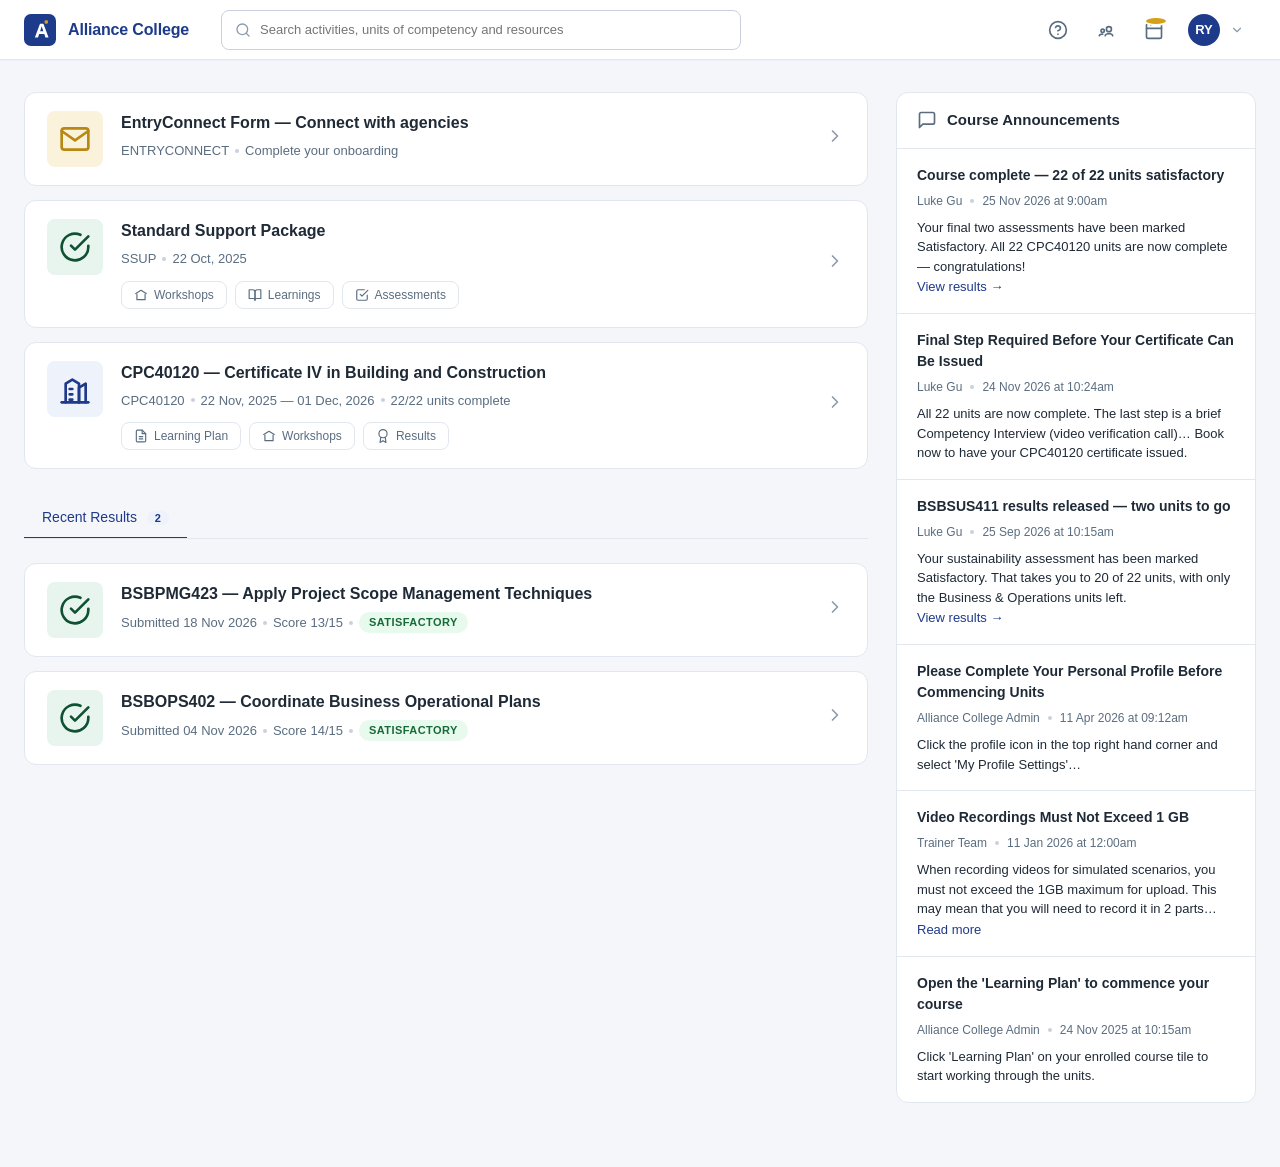
<file: dashboard.html>
<!DOCTYPE html>
<html lang="en">
<head>
  <meta charset="utf-8" />
  <meta name="viewport" content="width=device-width, initial-scale=1.0" />
  <title>Learner — Alliance College</title>
  <link rel="icon" type="image/svg+xml" href="assets/img/logo-mark.svg" />
  <link rel="stylesheet" href="assets/css/styles.css" />
</head>
<body>
  <div class="app-shell">
    <header class="top-nav">
      <a class="top-nav-logo" href="dashboard.html">
        <img src="assets/img/logo-mark.svg" alt="Alliance College" />
        <span class="name">Alliance College</span>
      </a>
      <div class="top-nav-search" style="flex:1;max-width:520px;margin-left:32px;position:relative;">
        <svg style="position:absolute;left:14px;top:50%;transform:translateY(-50%);color:var(--ac-text-light);pointer-events:none" width="16" height="16" viewBox="0 0 24 24" fill="none" stroke="currentColor" stroke-width="2" stroke-linecap="round" stroke-linejoin="round"><circle cx="11" cy="11" r="8"/><line x1="21" y1="21" x2="16.65" y2="16.65"/></svg>
        <input type="search" placeholder="Search activities, units of competency and resources" style="width:100%;height:40px;padding:0 14px 0 38px;border:1px solid var(--ac-border-strong);border-radius:var(--ac-radius);background:#fff;font-size:13px;color:var(--ac-text);" />
      </div>
      <div class="top-nav-right">
        <button class="icon-btn" aria-label="Help">
          <svg width="20" height="20" viewBox="0 0 24 24" fill="none" stroke="currentColor" stroke-width="2" stroke-linecap="round" stroke-linejoin="round"><circle cx="12" cy="12" r="10"/><path d="M9.09 9a3 3 0 0 1 5.83 1c0 2-3 3-3 3"/><line x1="12" y1="17" x2="12.01" y2="17"/></svg>
        </button>
        <button class="icon-btn" aria-label="Agreements">
          <svg width="20" height="20" viewBox="0 0 24 24" fill="none" stroke="currentColor" stroke-width="2" stroke-linecap="round" stroke-linejoin="round"><path d="M20 19c0-1.5-2.5-2.7-4.5-2.7s-4.5 1.2-4.5 2.7M4 19c0-1 1.5-2 4-2"/><circle cx="15.5" cy="11" r="3"/><circle cx="8" cy="13" r="2"/></svg>
        </button>
        <button class="icon-btn" aria-label="Calendar">
          <svg width="20" height="20" viewBox="0 0 24 24" fill="none" stroke="currentColor" stroke-width="2" stroke-linecap="round" stroke-linejoin="round"><rect x="3" y="4" width="18" height="18" rx="2" ry="2"/><line x1="16" y1="2" x2="16" y2="6"/><line x1="8" y1="2" x2="8" y2="6"/><line x1="3" y1="10" x2="21" y2="10"/></svg>
          <span class="badge"></span>
        </button>
        <div class="user-menu" id="userMenu" role="button" tabindex="0" aria-haspopup="true" aria-expanded="false">
          <span class="avatar">RY</span>
          <svg class="chev" width="14" height="14" viewBox="0 0 24 24" fill="none" stroke="currentColor" stroke-width="2" stroke-linecap="round" stroke-linejoin="round"><polyline points="6 9 12 15 18 9"/></svg>
          <div class="user-dropdown" id="userDropdown">
            <div class="header">
              <span class="name">Ren You</span>
              <span class="email">ren@gosequential.com</span>
            </div>
            <a href="#">My profile</a>
            <a href="#">Account settings</a>
            <a href="#">Help &amp; support</a>
            <div class="divider"></div>
            <button id="logoutBtn">Sign out</button>
          </div>
        </div>
      </div>
    </header>

    <main class="app-main">
      <div class="container">
        <div class="dash-layout">
          <section class="dash-main">

            <!-- Course rows -->
            <a class="course-row" href="#" aria-label="EntryConnect Form">
              <span class="thumb gold">
                <svg viewBox="0 0 24 24" fill="none" stroke="currentColor" stroke-width="2" stroke-linecap="round" stroke-linejoin="round"><path d="M4 4h16c1.1 0 2 .9 2 2v12c0 1.1-.9 2-2 2H4c-1.1 0-2-.9-2-2V6c0-1.1.9-2 2-2z"/><polyline points="22,6 12,13 2,6"/></svg>
              </span>
              <div class="row-body">
                <h3 class="row-title">EntryConnect Form — Connect with agencies</h3>
                <div class="row-sub">
                  <span>ENTRYCONNECT</span>
                  <span class="dot"></span>
                  <span>Complete your onboarding</span>
                </div>
              </div>
              <span class="row-chev">
                <svg width="20" height="20" viewBox="0 0 24 24" fill="none" stroke="currentColor" stroke-width="2" stroke-linecap="round" stroke-linejoin="round"><polyline points="9 18 15 12 9 6"/></svg>
              </span>
            </a>

            <article class="course-row">
              <span class="thumb green">
                <svg viewBox="0 0 24 24" fill="none" stroke="currentColor" stroke-width="2" stroke-linecap="round" stroke-linejoin="round"><path d="M22 11.08V12a10 10 0 1 1-5.93-9.14"/><polyline points="22 4 12 14.01 9 11.01"/></svg>
              </span>
              <div class="row-body">
                <h3 class="row-title">Standard Support Package</h3>
                <div class="row-sub">
                  <span>SSUP</span>
                  <span class="dot"></span>
                  <span>22 Oct, 2025</span>
                </div>
                <div class="row-actions">
                  <button class="pill-btn" type="button">
                    <svg width="14" height="14" viewBox="0 0 24 24" fill="none" stroke="currentColor" stroke-width="2" stroke-linecap="round" stroke-linejoin="round"><path d="M3 9.5L12 4l9 5.5"/><path d="M5 10.5V20h14V10.5"/></svg>
                    Workshops
                  </button>
                  <button class="pill-btn" type="button">
                    <svg width="14" height="14" viewBox="0 0 24 24" fill="none" stroke="currentColor" stroke-width="2" stroke-linecap="round" stroke-linejoin="round"><path d="M2 3h6a4 4 0 0 1 4 4v14a3 3 0 0 0-3-3H2z"/><path d="M22 3h-6a4 4 0 0 0-4 4v14a3 3 0 0 1 3-3h7z"/></svg>
                    Learnings
                  </button>
                  <button class="pill-btn" type="button">
                    <svg width="14" height="14" viewBox="0 0 24 24" fill="none" stroke="currentColor" stroke-width="2" stroke-linecap="round" stroke-linejoin="round"><path d="M9 11l3 3L22 4"/><path d="M21 12v7a2 2 0 0 1-2 2H5a2 2 0 0 1-2-2V5a2 2 0 0 1 2-2h11"/></svg>
                    Assessments
                  </button>
                </div>
              </div>
              <span class="row-chev">
                <svg width="20" height="20" viewBox="0 0 24 24" fill="none" stroke="currentColor" stroke-width="2" stroke-linecap="round" stroke-linejoin="round"><polyline points="9 18 15 12 9 6"/></svg>
              </span>
            </article>

            <a class="course-row" href="course.html" aria-label="Open Certificate IV in Building and Construction">
              <span class="thumb">
                <svg viewBox="0 0 24 24" fill="none" stroke="currentColor" stroke-width="2" stroke-linecap="round" stroke-linejoin="round"><path d="M2 22h20"/><path d="M5 22V8l5-3 5 3v14"/><path d="M15 22V11l5-3v14"/><path d="M8 12h2M8 16h2M8 20h2"/></svg>
              </span>
              <div class="row-body">
                <h3 class="row-title">CPC40120 — Certificate IV in Building and Construction</h3>
                <div class="row-sub">
                  <span>CPC40120</span>
                  <span class="dot"></span>
                  <span>22 Nov, 2025 — 01 Dec, 2026</span>
                  <span class="dot"></span>
                  <span>22/22 units complete</span>
                </div>
                <div class="row-actions">
                  <button class="pill-btn" type="button">
                    <svg width="14" height="14" viewBox="0 0 24 24" fill="none" stroke="currentColor" stroke-width="2" stroke-linecap="round" stroke-linejoin="round"><path d="M14 2H6a2 2 0 0 0-2 2v16a2 2 0 0 0 2 2h12a2 2 0 0 0 2-2V8z"/><polyline points="14 2 14 8 20 8"/><line x1="9" y1="13" x2="15" y2="13"/><line x1="9" y1="17" x2="15" y2="17"/></svg>
                    Learning Plan
                  </button>
                  <button class="pill-btn" type="button">
                    <svg width="14" height="14" viewBox="0 0 24 24" fill="none" stroke="currentColor" stroke-width="2" stroke-linecap="round" stroke-linejoin="round"><path d="M3 9.5L12 4l9 5.5"/><path d="M5 10.5V20h14V10.5"/></svg>
                    Workshops
                  </button>
                  <button class="pill-btn" type="button">
                    <svg width="14" height="14" viewBox="0 0 24 24" fill="none" stroke="currentColor" stroke-width="2" stroke-linecap="round" stroke-linejoin="round"><circle cx="12" cy="8" r="7"/><polyline points="8.21 13.89 7 23 12 20 17 23 15.79 13.88"/></svg>
                    Results
                  </button>
                </div>
              </div>
              <span class="row-chev">
                <svg width="20" height="20" viewBox="0 0 24 24" fill="none" stroke="currentColor" stroke-width="2" stroke-linecap="round" stroke-linejoin="round"><polyline points="9 18 15 12 9 6"/></svg>
              </span>
            </a>

            <!-- Recent Results -->
            <div class="results-tabs">
              <div class="tabs">
                <button class="active" type="button" role="tab" aria-selected="true">Recent Results <span style="background:var(--ac-primary-50);color:var(--ac-primary);padding:1px 8px;border-radius:999px;font-size:11px;font-weight:600;margin-left:6px">2</span></button>
              </div>
              <a class="course-row" href="unit.html?u=bsbpmg423" aria-label="View BSBPMG423 assessment result">
                <span class="thumb green">
                  <svg viewBox="0 0 24 24" fill="none" stroke="currentColor" stroke-width="2" stroke-linecap="round" stroke-linejoin="round"><path d="M22 11.08V12a10 10 0 1 1-5.93-9.14"/><polyline points="22 4 12 14.01 9 11.01"/></svg>
                </span>
                <div class="row-body">
                  <h3 class="row-title">BSBPMG423 — Apply Project Scope Management Techniques</h3>
                  <div class="row-sub">
                    <span>Submitted 18 Nov 2026</span>
                    <span class="dot"></span>
                    <span>Score 13/15</span>
                    <span class="dot"></span>
                    <span class="badge badge-success">Satisfactory</span>
                  </div>
                </div>
                <span class="row-chev">
                  <svg width="20" height="20" viewBox="0 0 24 24" fill="none" stroke="currentColor" stroke-width="2" stroke-linecap="round" stroke-linejoin="round"><polyline points="9 18 15 12 9 6"/></svg>
                </span>
              </a>
              <a class="course-row" href="unit.html?u=bsbops402" aria-label="View BSBOPS402 assessment result">
                <span class="thumb green">
                  <svg viewBox="0 0 24 24" fill="none" stroke="currentColor" stroke-width="2" stroke-linecap="round" stroke-linejoin="round"><path d="M22 11.08V12a10 10 0 1 1-5.93-9.14"/><polyline points="22 4 12 14.01 9 11.01"/></svg>
                </span>
                <div class="row-body">
                  <h3 class="row-title">BSBOPS402 — Coordinate Business Operational Plans</h3>
                  <div class="row-sub">
                    <span>Submitted 04 Nov 2026</span>
                    <span class="dot"></span>
                    <span>Score 14/15</span>
                    <span class="dot"></span>
                    <span class="badge badge-success">Satisfactory</span>
                  </div>
                </div>
                <span class="row-chev">
                  <svg width="20" height="20" viewBox="0 0 24 24" fill="none" stroke="currentColor" stroke-width="2" stroke-linecap="round" stroke-linejoin="round"><polyline points="9 18 15 12 9 6"/></svg>
                </span>
              </a>
            </div>
          </section>

          <aside class="dash-rail">
            <div class="announce-card">
              <div class="announce-card-head">
                <svg width="20" height="20" viewBox="0 0 24 24" fill="none" stroke="var(--ac-text-muted)" stroke-width="2" stroke-linecap="round" stroke-linejoin="round"><path d="M21 15a2 2 0 0 1-2 2H7l-4 4V5a2 2 0 0 1 2-2h14a2 2 0 0 1 2 2z"/></svg>
                <h3>Course Announcements</h3>
              </div>
              <div class="announce-list">
                <article class="announce-item">
                  <h4>Course complete — 22 of 22 units satisfactory</h4>
                  <div class="meta">
                    <span>Luke Gu</span>
                    <span class="dot"></span>
                    <span>25 Nov 2026 at 9:00am</span>
                  </div>
                  <p>Your final two assessments have been marked Satisfactory. All 22 CPC40120 units are now complete — congratulations!</p>
                  <a class="read-more" href="results.html">View results →</a>
                </article>
                <article class="announce-item">
                  <h4>Final Step Required Before Your Certificate Can Be Issued</h4>
                  <div class="meta">
                    <span>Luke Gu</span>
                    <span class="dot"></span>
                    <span>24 Nov 2026 at 10:24am</span>
                  </div>
                  <p>All 22 units are now complete. The last step is a brief Competency Interview (video verification call)… Book now to have your CPC40120 certificate issued.</p>
                </article>
                <article class="announce-item">
                  <h4>BSBSUS411 results released — two units to go</h4>
                  <div class="meta">
                    <span>Luke Gu</span>
                    <span class="dot"></span>
                    <span>25 Sep 2026 at 10:15am</span>
                  </div>
                  <p>Your sustainability assessment has been marked Satisfactory. That takes you to 20 of 22 units, with only the Business &amp; Operations units left.</p>
                  <a class="read-more" href="results.html">View results →</a>
                </article>
                <article class="announce-item">
                  <h4>Please Complete Your Personal Profile Before Commencing Units</h4>
                  <div class="meta">
                    <span>Alliance College Admin</span>
                    <span class="dot"></span>
                    <span>11 Apr 2026 at 09:12am</span>
                  </div>
                  <p>Click the profile icon in the top right hand corner and select 'My Profile Settings'…</p>
                </article>
                <article class="announce-item">
                  <h4>Video Recordings Must Not Exceed 1 GB</h4>
                  <div class="meta">
                    <span>Trainer Team</span>
                    <span class="dot"></span>
                    <span>11 Jan 2026 at 12:00am</span>
                  </div>
                  <p>When recording videos for simulated scenarios, you must not exceed the 1GB maximum for upload. This may mean that you will need to record it in 2 parts…</p>
                  <a class="read-more" href="#">Read more</a>
                </article>
                <article class="announce-item">
                  <h4>Open the 'Learning Plan' to commence your course</h4>
                  <div class="meta">
                    <span>Alliance College Admin</span>
                    <span class="dot"></span>
                    <span>24 Nov 2025 at 10:15am</span>
                  </div>
                  <p>Click 'Learning Plan' on your enrolled course tile to start working through the units.</p>
                </article>
              </div>
            </div>
          </aside>
        </div>
      </div>
    </main>
  </div>

  <script src="assets/js/app.js"></script>
</body>
</html>
</file>
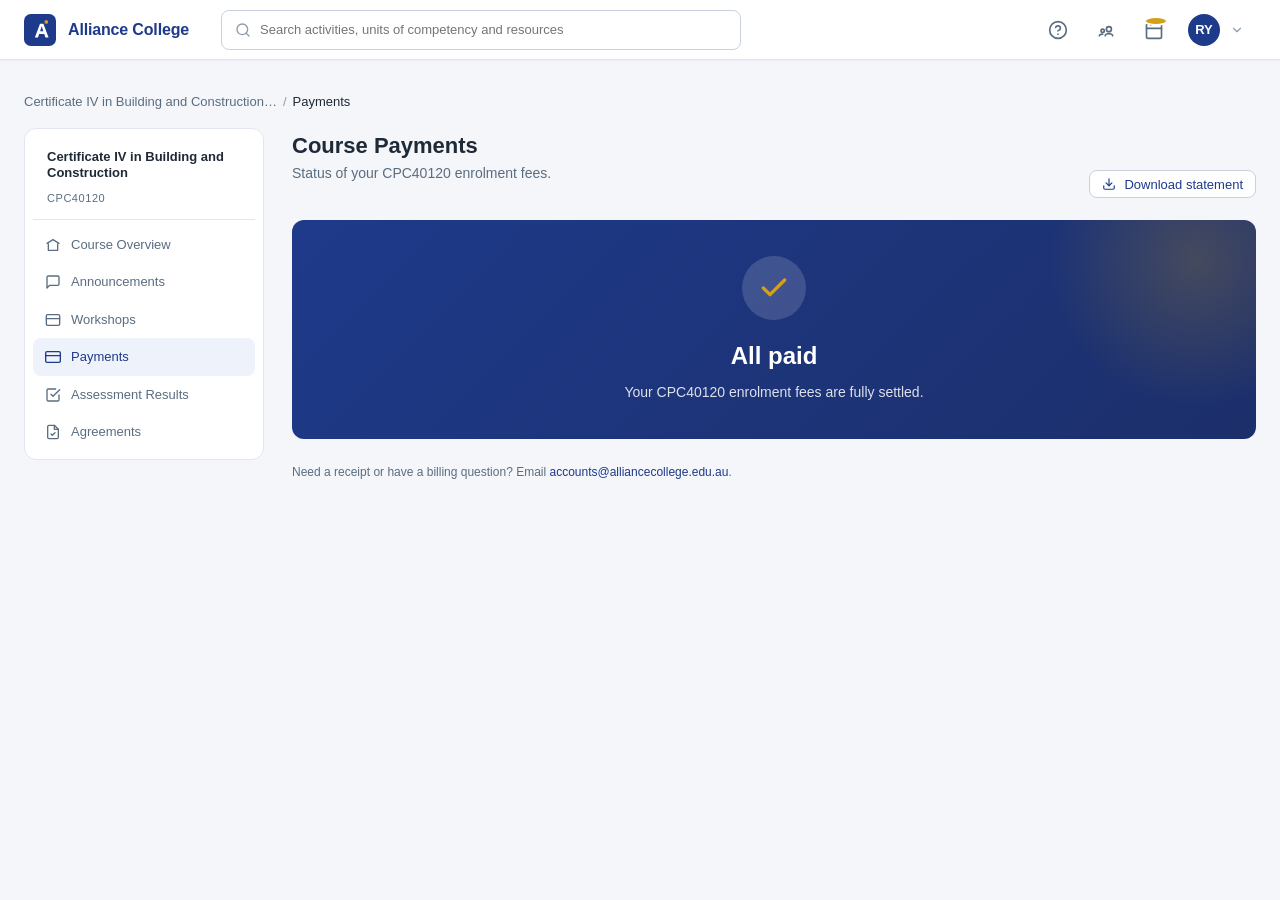
<file: payments.html>
<!DOCTYPE html>
<html lang="en">
<head>
  <meta charset="utf-8" />
  <meta name="viewport" content="width=device-width, initial-scale=1.0" />
  <title>Payments — Certificate IV in Building and Construction — Alliance College</title>
  <link rel="icon" type="image/svg+xml" href="assets/img/logo-mark.svg" />
  <link rel="stylesheet" href="assets/css/styles.css" />
</head>
<body data-active-nav="payments">
  <div class="app-shell">
    <header class="top-nav">
      <a class="top-nav-logo" href="dashboard.html">
        <img src="assets/img/logo-mark.svg" alt="Alliance College" />
        <span class="name">Alliance College</span>
      </a>
      <div class="top-nav-search" style="flex:1;max-width:520px;margin-left:32px;position:relative;">
        <svg style="position:absolute;left:14px;top:50%;transform:translateY(-50%);color:var(--ac-text-light);pointer-events:none" width="16" height="16" viewBox="0 0 24 24" fill="none" stroke="currentColor" stroke-width="2" stroke-linecap="round" stroke-linejoin="round"><circle cx="11" cy="11" r="8"/><line x1="21" y1="21" x2="16.65" y2="16.65"/></svg>
        <input type="search" placeholder="Search activities, units of competency and resources" style="width:100%;height:40px;padding:0 14px 0 38px;border:1px solid var(--ac-border-strong);border-radius:var(--ac-radius);background:#fff;font-size:13px;color:var(--ac-text);" />
      </div>
      <div class="top-nav-right">
        <button class="icon-btn" aria-label="Help"><svg width="20" height="20" viewBox="0 0 24 24" fill="none" stroke="currentColor" stroke-width="2" stroke-linecap="round" stroke-linejoin="round"><circle cx="12" cy="12" r="10"/><path d="M9.09 9a3 3 0 0 1 5.83 1c0 2-3 3-3 3"/><line x1="12" y1="17" x2="12.01" y2="17"/></svg></button>
        <button class="icon-btn" aria-label="Agreements"><svg width="20" height="20" viewBox="0 0 24 24" fill="none" stroke="currentColor" stroke-width="2" stroke-linecap="round" stroke-linejoin="round"><path d="M20 19c0-1.5-2.5-2.7-4.5-2.7s-4.5 1.2-4.5 2.7M4 19c0-1 1.5-2 4-2"/><circle cx="15.5" cy="11" r="3"/><circle cx="8" cy="13" r="2"/></svg></button>
        <button class="icon-btn" aria-label="Calendar"><svg width="20" height="20" viewBox="0 0 24 24" fill="none" stroke="currentColor" stroke-width="2" stroke-linecap="round" stroke-linejoin="round"><rect x="3" y="4" width="18" height="18" rx="2" ry="2"/><line x1="16" y1="2" x2="16" y2="6"/><line x1="8" y1="2" x2="8" y2="6"/><line x1="3" y1="10" x2="21" y2="10"/></svg><span class="badge"></span></button>
        <div class="user-menu" id="userMenu" role="button" tabindex="0" aria-haspopup="true" aria-expanded="false">
          <span class="avatar">RY</span>
          <svg class="chev" width="14" height="14" viewBox="0 0 24 24" fill="none" stroke="currentColor" stroke-width="2" stroke-linecap="round" stroke-linejoin="round"><polyline points="6 9 12 15 18 9"/></svg>
          <div class="user-dropdown" id="userDropdown">
            <div class="header"><span class="name">Ren You</span><span class="email">ren@gosequential.com</span></div>
            <a href="#">My profile</a>
            <a href="#">Account settings</a>
            <a href="#">Help &amp; support</a>
            <div class="divider"></div>
            <button id="logoutBtn">Sign out</button>
          </div>
        </div>
      </div>
    </header>

    <main class="app-main">
      <div class="container">
        <nav class="breadcrumb" aria-label="Breadcrumb">
          <a href="course.html">Certificate IV in Building and Construction…</a>
          <span class="sep">/</span>
          <span class="current">Payments</span>
        </nav>

        <div class="course-layout">
          <aside class="course-sidebar">
            <h4>Certificate IV in Building and Construction</h4>
            <p class="course-sub">CPC40120</p>
            <nav aria-label="Course menu">
              <a href="course.html"><svg width="16" height="16" viewBox="0 0 24 24" fill="none" stroke="currentColor" stroke-width="2" stroke-linecap="round" stroke-linejoin="round"><path d="M3 9.5L12 4l9 5.5"/><path d="M5 10.5V20h14V10.5"/></svg>Course Overview</a>
              <a href="announcements.html"><svg width="16" height="16" viewBox="0 0 24 24" fill="none" stroke="currentColor" stroke-width="2" stroke-linecap="round" stroke-linejoin="round"><path d="M21 15a2 2 0 0 1-2 2H7l-4 4V5a2 2 0 0 1 2-2h14a2 2 0 0 1 2 2z"/></svg>Announcements</a>
              <a href="workshops.html"><svg width="16" height="16" viewBox="0 0 24 24" fill="none" stroke="currentColor" stroke-width="2" stroke-linecap="round" stroke-linejoin="round"><rect x="2" y="4" width="20" height="16" rx="2"/><path d="M2 10h20"/></svg>Workshops</a>
              <a href="payments.html" class="active"><svg width="16" height="16" viewBox="0 0 24 24" fill="none" stroke="currentColor" stroke-width="2" stroke-linecap="round" stroke-linejoin="round"><rect x="1" y="4" width="22" height="16" rx="2"/><line x1="1" y1="10" x2="23" y2="10"/></svg>Payments</a>
              <a href="results.html"><svg width="16" height="16" viewBox="0 0 24 24" fill="none" stroke="currentColor" stroke-width="2" stroke-linecap="round" stroke-linejoin="round"><polyline points="9 11 12 14 22 4"/><path d="M21 12v7a2 2 0 0 1-2 2H5a2 2 0 0 1-2-2V5a2 2 0 0 1 2-2h11"/></svg>Assessment Results</a>
              <a href="agreements.html"><svg width="16" height="16" viewBox="0 0 24 24" fill="none" stroke="currentColor" stroke-width="2" stroke-linecap="round" stroke-linejoin="round"><path d="M14 2H6a2 2 0 0 0-2 2v16a2 2 0 0 0 2 2h12a2 2 0 0 0 2-2V8z"/><polyline points="14 2 14 8 20 8"/><path d="M9 15l2 2 4-4"/></svg>Agreements</a>
            </nav>
          </aside>

          <section class="course-content">
            <div class="page-head">
              <div>
                <h1>Course Payments</h1>
                <p class="subtitle">Status of your CPC40120 enrolment fees.</p>
              </div>
              <div class="actions">
                <a class="btn btn-secondary btn-sm" href="#">
                  <svg width="14" height="14" viewBox="0 0 24 24" fill="none" stroke="currentColor" stroke-width="2" stroke-linecap="round" stroke-linejoin="round"><path d="M21 15v4a2 2 0 0 1-2 2H5a2 2 0 0 1-2-2v-4"/><polyline points="7 10 12 15 17 10"/><line x1="12" y1="15" x2="12" y2="3"/></svg>
                  Download statement
                </a>
              </div>
            </div>

            <!-- Payment status -->
            <div class="payment-summary-card" style="text-align:center;padding:36px 28px;">
              <span style="display:inline-flex;align-items:center;justify-content:center;width:64px;height:64px;border-radius:50%;background:rgba(255,255,255,0.15);margin-bottom:18px;">
                <svg width="32" height="32" viewBox="0 0 24 24" fill="none" stroke="var(--ac-accent)" stroke-width="2.5" stroke-linecap="round" stroke-linejoin="round"><polyline points="20 6 9 17 4 12"/></svg>
              </span>
              <h2 style="margin:0 0 8px 0;font-size:24px;font-weight:600;position:relative;z-index:1;">All paid</h2>
              <p style="margin:0;color:rgba(255,255,255,0.85);font-size:14px;position:relative;z-index:1;">Your CPC40120 enrolment fees are fully settled.</p>
            </div>

            <p style="margin-top:16px;font-size:12px;color:var(--ac-text-muted)">Need a receipt or have a billing question? Email <a href="mailto:accounts@alliancecollege.edu.au">accounts@alliancecollege.edu.au</a>.</p>
          </section>
        </div>
      </div>
    </main>
  </div>
  <script src="assets/js/app.js"></script>
</body>
</html>
</file>
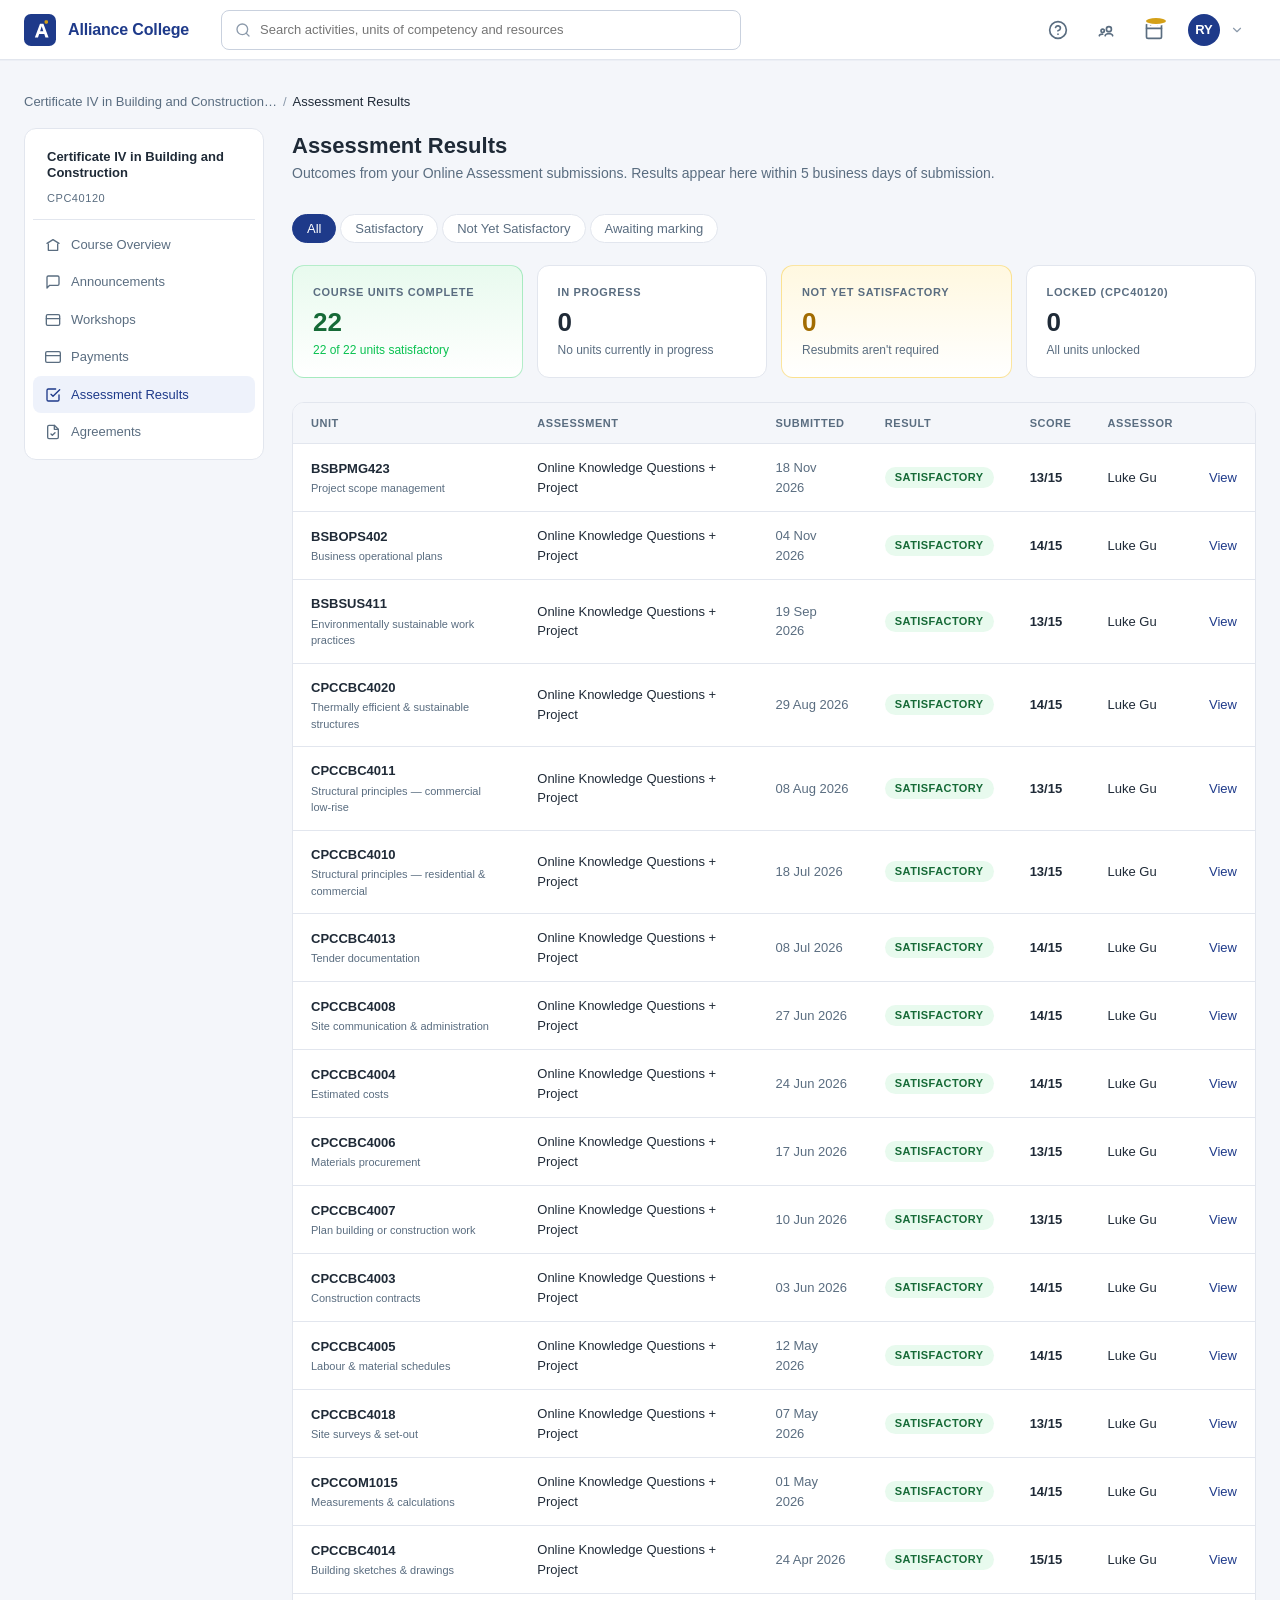
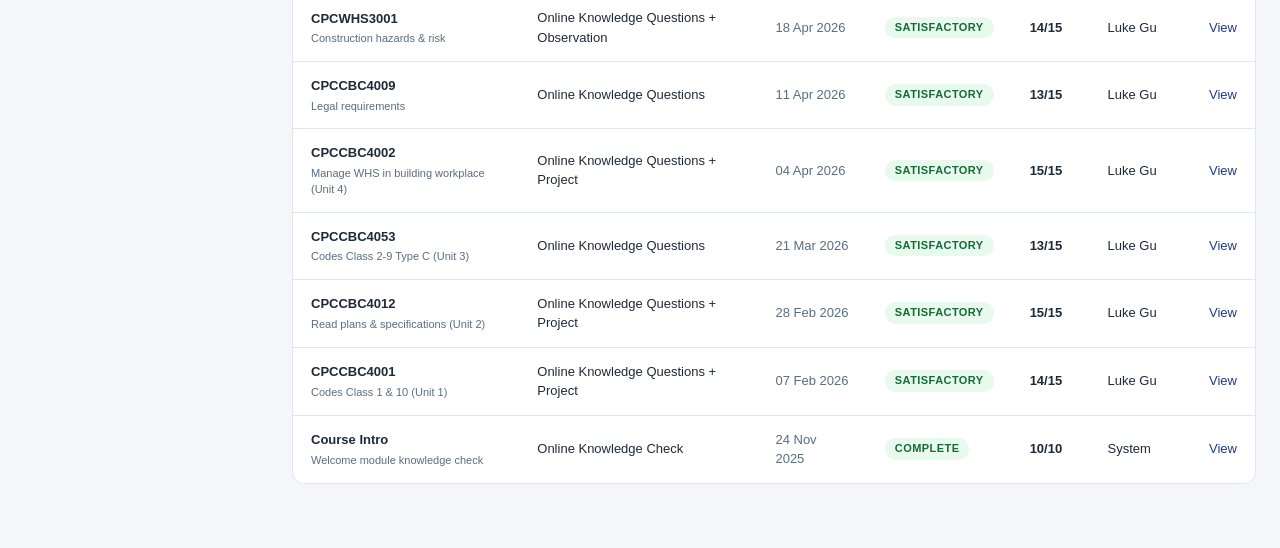
<file: results.html>
<!DOCTYPE html>
<html lang="en">
<head>
  <meta charset="utf-8" />
  <meta name="viewport" content="width=device-width, initial-scale=1.0" />
  <title>Assessment Results — Certificate IV in Building and Construction — Alliance College</title>
  <link rel="icon" type="image/svg+xml" href="assets/img/logo-mark.svg" />
  <link rel="stylesheet" href="assets/css/styles.css" />
</head>
<body data-active-nav="results">
  <div class="app-shell">
    <header class="top-nav">
      <a class="top-nav-logo" href="dashboard.html">
        <img src="assets/img/logo-mark.svg" alt="Alliance College" />
        <span class="name">Alliance College</span>
      </a>
      <div class="top-nav-search" style="flex:1;max-width:520px;margin-left:32px;position:relative;">
        <svg style="position:absolute;left:14px;top:50%;transform:translateY(-50%);color:var(--ac-text-light);pointer-events:none" width="16" height="16" viewBox="0 0 24 24" fill="none" stroke="currentColor" stroke-width="2" stroke-linecap="round" stroke-linejoin="round"><circle cx="11" cy="11" r="8"/><line x1="21" y1="21" x2="16.65" y2="16.65"/></svg>
        <input type="search" placeholder="Search activities, units of competency and resources" style="width:100%;height:40px;padding:0 14px 0 38px;border:1px solid var(--ac-border-strong);border-radius:var(--ac-radius);background:#fff;font-size:13px;color:var(--ac-text);" />
      </div>
      <div class="top-nav-right">
        <button class="icon-btn" aria-label="Help"><svg width="20" height="20" viewBox="0 0 24 24" fill="none" stroke="currentColor" stroke-width="2" stroke-linecap="round" stroke-linejoin="round"><circle cx="12" cy="12" r="10"/><path d="M9.09 9a3 3 0 0 1 5.83 1c0 2-3 3-3 3"/><line x1="12" y1="17" x2="12.01" y2="17"/></svg></button>
        <button class="icon-btn" aria-label="Agreements"><svg width="20" height="20" viewBox="0 0 24 24" fill="none" stroke="currentColor" stroke-width="2" stroke-linecap="round" stroke-linejoin="round"><path d="M20 19c0-1.5-2.5-2.7-4.5-2.7s-4.5 1.2-4.5 2.7M4 19c0-1 1.5-2 4-2"/><circle cx="15.5" cy="11" r="3"/><circle cx="8" cy="13" r="2"/></svg></button>
        <button class="icon-btn" aria-label="Calendar"><svg width="20" height="20" viewBox="0 0 24 24" fill="none" stroke="currentColor" stroke-width="2" stroke-linecap="round" stroke-linejoin="round"><rect x="3" y="4" width="18" height="18" rx="2" ry="2"/><line x1="16" y1="2" x2="16" y2="6"/><line x1="8" y1="2" x2="8" y2="6"/><line x1="3" y1="10" x2="21" y2="10"/></svg><span class="badge"></span></button>
        <div class="user-menu" id="userMenu" role="button" tabindex="0" aria-haspopup="true" aria-expanded="false">
          <span class="avatar">RY</span>
          <svg class="chev" width="14" height="14" viewBox="0 0 24 24" fill="none" stroke="currentColor" stroke-width="2" stroke-linecap="round" stroke-linejoin="round"><polyline points="6 9 12 15 18 9"/></svg>
          <div class="user-dropdown" id="userDropdown">
            <div class="header"><span class="name">Ren You</span><span class="email">ren@gosequential.com</span></div>
            <a href="#">My profile</a>
            <a href="#">Account settings</a>
            <a href="#">Help &amp; support</a>
            <div class="divider"></div>
            <button id="logoutBtn">Sign out</button>
          </div>
        </div>
      </div>
    </header>

    <main class="app-main">
      <div class="container">
        <nav class="breadcrumb" aria-label="Breadcrumb">
          <a href="course.html">Certificate IV in Building and Construction…</a>
          <span class="sep">/</span>
          <span class="current">Assessment Results</span>
        </nav>

        <div class="course-layout">
          <aside class="course-sidebar">
            <h4>Certificate IV in Building and Construction</h4>
            <p class="course-sub">CPC40120</p>
            <nav aria-label="Course menu">
              <a href="course.html"><svg width="16" height="16" viewBox="0 0 24 24" fill="none" stroke="currentColor" stroke-width="2" stroke-linecap="round" stroke-linejoin="round"><path d="M3 9.5L12 4l9 5.5"/><path d="M5 10.5V20h14V10.5"/></svg>Course Overview</a>
              <a href="announcements.html"><svg width="16" height="16" viewBox="0 0 24 24" fill="none" stroke="currentColor" stroke-width="2" stroke-linecap="round" stroke-linejoin="round"><path d="M21 15a2 2 0 0 1-2 2H7l-4 4V5a2 2 0 0 1 2-2h14a2 2 0 0 1 2 2z"/></svg>Announcements</a>
              <a href="workshops.html"><svg width="16" height="16" viewBox="0 0 24 24" fill="none" stroke="currentColor" stroke-width="2" stroke-linecap="round" stroke-linejoin="round"><rect x="2" y="4" width="20" height="16" rx="2"/><path d="M2 10h20"/></svg>Workshops</a>
              <a href="payments.html"><svg width="16" height="16" viewBox="0 0 24 24" fill="none" stroke="currentColor" stroke-width="2" stroke-linecap="round" stroke-linejoin="round"><rect x="1" y="4" width="22" height="16" rx="2"/><line x1="1" y1="10" x2="23" y2="10"/></svg>Payments</a>
              <a href="results.html" class="active"><svg width="16" height="16" viewBox="0 0 24 24" fill="none" stroke="currentColor" stroke-width="2" stroke-linecap="round" stroke-linejoin="round"><polyline points="9 11 12 14 22 4"/><path d="M21 12v7a2 2 0 0 1-2 2H5a2 2 0 0 1-2-2V5a2 2 0 0 1 2-2h11"/></svg>Assessment Results</a>
              <a href="agreements.html"><svg width="16" height="16" viewBox="0 0 24 24" fill="none" stroke="currentColor" stroke-width="2" stroke-linecap="round" stroke-linejoin="round"><path d="M14 2H6a2 2 0 0 0-2 2v16a2 2 0 0 0 2 2h12a2 2 0 0 0 2-2V8z"/><polyline points="14 2 14 8 20 8"/><path d="M9 15l2 2 4-4"/></svg>Agreements</a>
            </nav>
          </aside>

          <section class="course-content">
            <div class="page-head">
              <div>
                <h1>Assessment Results</h1>
                <p class="subtitle">Outcomes from your Online Assessment submissions. Results appear here within 5 business days of submission.</p>
              </div>
              <div class="filter-pills">
                <button class="active" type="button">All</button>
                <button type="button">Satisfactory</button>
                <button type="button">Not Yet Satisfactory</button>
                <button type="button">Awaiting marking</button>
              </div>
            </div>

            <div class="stats-strip">
              <div class="stat-card success"><span class="label">Course units complete</span><span class="value">22</span><span class="delta up">22 of 22 units satisfactory</span></div>
              <div class="stat-card"><span class="label">In Progress</span><span class="value">0</span><span class="delta">No units currently in progress</span></div>
              <div class="stat-card warn"><span class="label">Not Yet Satisfactory</span><span class="value">0</span><span class="delta">Resubmits aren't required</span></div>
              <div class="stat-card"><span class="label">Locked (CPC40120)</span><span class="value">0</span><span class="delta">All units unlocked</span></div>
            </div>

            <div class="data-table-wrap">
              <table class="data-table">
                <thead>
                  <tr>
                    <th>Unit</th>
                    <th>Assessment</th>
                    <th>Submitted</th>
                    <th>Result</th>
                    <th>Score</th>
                    <th>Assessor</th>
                    <th></th>
                  </tr>
                </thead>
                <tbody>
                  <tr>
                    <td><span class="unit-code">BSBPMG423</span><div class="muted" style="font-size:11px;margin-top:2px">Project scope management</div></td>
                    <td>Online Knowledge Questions + Project</td>
                    <td class="muted">18 Nov 2026</td>
                    <td><span class="badge badge-success">Satisfactory</span></td>
                    <td class="strong">13/15</td>
                    <td>Luke Gu</td>
                    <td><a href="unit.html?u=bsbpmg423">View</a></td>
                  </tr>
                  <tr>
                    <td><span class="unit-code">BSBOPS402</span><div class="muted" style="font-size:11px;margin-top:2px">Business operational plans</div></td>
                    <td>Online Knowledge Questions + Project</td>
                    <td class="muted">04 Nov 2026</td>
                    <td><span class="badge badge-success">Satisfactory</span></td>
                    <td class="strong">14/15</td>
                    <td>Luke Gu</td>
                    <td><a href="unit.html?u=bsbops402">View</a></td>
                  </tr>
                  <tr>
                    <td><span class="unit-code">BSBSUS411</span><div class="muted" style="font-size:11px;margin-top:2px">Environmentally sustainable work practices</div></td>
                    <td>Online Knowledge Questions + Project</td>
                    <td class="muted">19 Sep 2026</td>
                    <td><span class="badge badge-success">Satisfactory</span></td>
                    <td class="strong">13/15</td>
                    <td>Luke Gu</td>
                    <td><a href="unit.html?u=bsbsus411">View</a></td>
                  </tr>
                  <tr>
                    <td><span class="unit-code">CPCCBC4020</span><div class="muted" style="font-size:11px;margin-top:2px">Thermally efficient &amp; sustainable structures</div></td>
                    <td>Online Knowledge Questions + Project</td>
                    <td class="muted">29 Aug 2026</td>
                    <td><span class="badge badge-success">Satisfactory</span></td>
                    <td class="strong">14/15</td>
                    <td>Luke Gu</td>
                    <td><a href="unit.html?u=cpccbc4020">View</a></td>
                  </tr>
                  <tr>
                    <td><span class="unit-code">CPCCBC4011</span><div class="muted" style="font-size:11px;margin-top:2px">Structural principles — commercial low-rise</div></td>
                    <td>Online Knowledge Questions + Project</td>
                    <td class="muted">08 Aug 2026</td>
                    <td><span class="badge badge-success">Satisfactory</span></td>
                    <td class="strong">13/15</td>
                    <td>Luke Gu</td>
                    <td><a href="unit.html?u=cpccbc4011">View</a></td>
                  </tr>
                  <tr>
                    <td><span class="unit-code">CPCCBC4010</span><div class="muted" style="font-size:11px;margin-top:2px">Structural principles — residential &amp; commercial</div></td>
                    <td>Online Knowledge Questions + Project</td>
                    <td class="muted">18 Jul 2026</td>
                    <td><span class="badge badge-success">Satisfactory</span></td>
                    <td class="strong">13/15</td>
                    <td>Luke Gu</td>
                    <td><a href="unit.html?u=cpccbc4010">View</a></td>
                  </tr>
                  <tr>
                    <td><span class="unit-code">CPCCBC4013</span><div class="muted" style="font-size:11px;margin-top:2px">Tender documentation</div></td>
                    <td>Online Knowledge Questions + Project</td>
                    <td class="muted">08 Jul 2026</td>
                    <td><span class="badge badge-success">Satisfactory</span></td>
                    <td class="strong">14/15</td>
                    <td>Luke Gu</td>
                    <td><a href="unit.html?u=cpccbc4013">View</a></td>
                  </tr>
                  <tr>
                    <td><span class="unit-code">CPCCBC4008</span><div class="muted" style="font-size:11px;margin-top:2px">Site communication &amp; administration</div></td>
                    <td>Online Knowledge Questions + Project</td>
                    <td class="muted">27 Jun 2026</td>
                    <td><span class="badge badge-success">Satisfactory</span></td>
                    <td class="strong">14/15</td>
                    <td>Luke Gu</td>
                    <td><a href="unit.html?u=cpccbc4008">View</a></td>
                  </tr>
                  <tr>
                    <td><span class="unit-code">CPCCBC4004</span><div class="muted" style="font-size:11px;margin-top:2px">Estimated costs</div></td>
                    <td>Online Knowledge Questions + Project</td>
                    <td class="muted">24 Jun 2026</td>
                    <td><span class="badge badge-success">Satisfactory</span></td>
                    <td class="strong">14/15</td>
                    <td>Luke Gu</td>
                    <td><a href="unit.html?u=cpccbc4004">View</a></td>
                  </tr>
                  <tr>
                    <td><span class="unit-code">CPCCBC4006</span><div class="muted" style="font-size:11px;margin-top:2px">Materials procurement</div></td>
                    <td>Online Knowledge Questions + Project</td>
                    <td class="muted">17 Jun 2026</td>
                    <td><span class="badge badge-success">Satisfactory</span></td>
                    <td class="strong">13/15</td>
                    <td>Luke Gu</td>
                    <td><a href="unit.html?u=cpccbc4006">View</a></td>
                  </tr>
                  <tr>
                    <td><span class="unit-code">CPCCBC4007</span><div class="muted" style="font-size:11px;margin-top:2px">Plan building or construction work</div></td>
                    <td>Online Knowledge Questions + Project</td>
                    <td class="muted">10 Jun 2026</td>
                    <td><span class="badge badge-success">Satisfactory</span></td>
                    <td class="strong">13/15</td>
                    <td>Luke Gu</td>
                    <td><a href="unit.html?u=cpccbc4007">View</a></td>
                  </tr>
                  <tr>
                    <td><span class="unit-code">CPCCBC4003</span><div class="muted" style="font-size:11px;margin-top:2px">Construction contracts</div></td>
                    <td>Online Knowledge Questions + Project</td>
                    <td class="muted">03 Jun 2026</td>
                    <td><span class="badge badge-success">Satisfactory</span></td>
                    <td class="strong">14/15</td>
                    <td>Luke Gu</td>
                    <td><a href="unit.html?u=cpccbc4003">View</a></td>
                  </tr>
                  <tr>
                    <td><span class="unit-code">CPCCBC4005</span><div class="muted" style="font-size:11px;margin-top:2px">Labour &amp; material schedules</div></td>
                    <td>Online Knowledge Questions + Project</td>
                    <td class="muted">12 May 2026</td>
                    <td><span class="badge badge-success">Satisfactory</span></td>
                    <td class="strong">14/15</td>
                    <td>Luke Gu</td>
                    <td><a href="unit.html?u=cpccbc4005">View</a></td>
                  </tr>
                  <tr>
                    <td><span class="unit-code">CPCCBC4018</span><div class="muted" style="font-size:11px;margin-top:2px">Site surveys &amp; set-out</div></td>
                    <td>Online Knowledge Questions + Project</td>
                    <td class="muted">07 May 2026</td>
                    <td><span class="badge badge-success">Satisfactory</span></td>
                    <td class="strong">13/15</td>
                    <td>Luke Gu</td>
                    <td><a href="unit.html?u=cpccbc4018">View</a></td>
                  </tr>
                  <tr>
                    <td><span class="unit-code">CPCCOM1015</span><div class="muted" style="font-size:11px;margin-top:2px">Measurements &amp; calculations</div></td>
                    <td>Online Knowledge Questions + Project</td>
                    <td class="muted">01 May 2026</td>
                    <td><span class="badge badge-success">Satisfactory</span></td>
                    <td class="strong">14/15</td>
                    <td>Luke Gu</td>
                    <td><a href="unit.html?u=cpccom1015">View</a></td>
                  </tr>
                  <tr>
                    <td><span class="unit-code">CPCCBC4014</span><div class="muted" style="font-size:11px;margin-top:2px">Building sketches &amp; drawings</div></td>
                    <td>Online Knowledge Questions + Project</td>
                    <td class="muted">24 Apr 2026</td>
                    <td><span class="badge badge-success">Satisfactory</span></td>
                    <td class="strong">15/15</td>
                    <td>Luke Gu</td>
                    <td><a href="unit.html?u=cpccbc4014">View</a></td>
                  </tr>
                  <tr>
                    <td><span class="unit-code">CPCWHS3001</span><div class="muted" style="font-size:11px;margin-top:2px">Construction hazards &amp; risk</div></td>
                    <td>Online Knowledge Questions + Observation</td>
                    <td class="muted">18 Apr 2026</td>
                    <td><span class="badge badge-success">Satisfactory</span></td>
                    <td class="strong">14/15</td>
                    <td>Luke Gu</td>
                    <td><a href="unit.html?u=cpcwhs3001">View</a></td>
                  </tr>
                  <tr>
                    <td><span class="unit-code">CPCCBC4009</span><div class="muted" style="font-size:11px;margin-top:2px">Legal requirements</div></td>
                    <td>Online Knowledge Questions</td>
                    <td class="muted">11 Apr 2026</td>
                    <td><span class="badge badge-success">Satisfactory</span></td>
                    <td class="strong">13/15</td>
                    <td>Luke Gu</td>
                    <td><a href="unit.html?u=cpccbc4009">View</a></td>
                  </tr>
                  <tr>
                    <td><span class="unit-code">CPCCBC4002</span><div class="muted" style="font-size:11px;margin-top:2px">Manage WHS in building workplace (Unit 4)</div></td>
                    <td>Online Knowledge Questions + Project</td>
                    <td class="muted">04 Apr 2026</td>
                    <td><span class="badge badge-success">Satisfactory</span></td>
                    <td class="strong">15/15</td>
                    <td>Luke Gu</td>
                    <td><a href="unit.html?u=cpccbc4002">View</a></td>
                  </tr>
                  <tr>
                    <td><span class="unit-code">CPCCBC4053</span><div class="muted" style="font-size:11px;margin-top:2px">Codes Class 2-9 Type C (Unit 3)</div></td>
                    <td>Online Knowledge Questions</td>
                    <td class="muted">21 Mar 2026</td>
                    <td><span class="badge badge-success">Satisfactory</span></td>
                    <td class="strong">13/15</td>
                    <td>Luke Gu</td>
                    <td><a href="unit.html?u=cpccbc4053">View</a></td>
                  </tr>
                  <tr>
                    <td><span class="unit-code">CPCCBC4012</span><div class="muted" style="font-size:11px;margin-top:2px">Read plans &amp; specifications (Unit 2)</div></td>
                    <td>Online Knowledge Questions + Project</td>
                    <td class="muted">28 Feb 2026</td>
                    <td><span class="badge badge-success">Satisfactory</span></td>
                    <td class="strong">15/15</td>
                    <td>Luke Gu</td>
                    <td><a href="unit.html?u=cpccbc4012">View</a></td>
                  </tr>
                  <tr>
                    <td><span class="unit-code">CPCCBC4001</span><div class="muted" style="font-size:11px;margin-top:2px">Codes Class 1 &amp; 10 (Unit 1)</div></td>
                    <td>Online Knowledge Questions + Project</td>
                    <td class="muted">07 Feb 2026</td>
                    <td><span class="badge badge-success">Satisfactory</span></td>
                    <td class="strong">14/15</td>
                    <td>Luke Gu</td>
                    <td><a href="unit.html?u=cpccbc4001">View</a></td>
                  </tr>
                  <tr>
                    <td><span class="unit-code">Course Intro</span><div class="muted" style="font-size:11px;margin-top:2px">Welcome module knowledge check</div></td>
                    <td>Online Knowledge Check</td>
                    <td class="muted">24 Nov 2025</td>
                    <td><span class="badge badge-success">Complete</span></td>
                    <td class="strong">10/10</td>
                    <td>System</td>
                    <td><a href="unit.html?u=intro">View</a></td>
                  </tr>
                </tbody>
              </table>
            </div>
          </section>
        </div>
      </div>
    </main>
  </div>
  <script src="assets/js/app.js"></script>
</body>
</html>
</file>
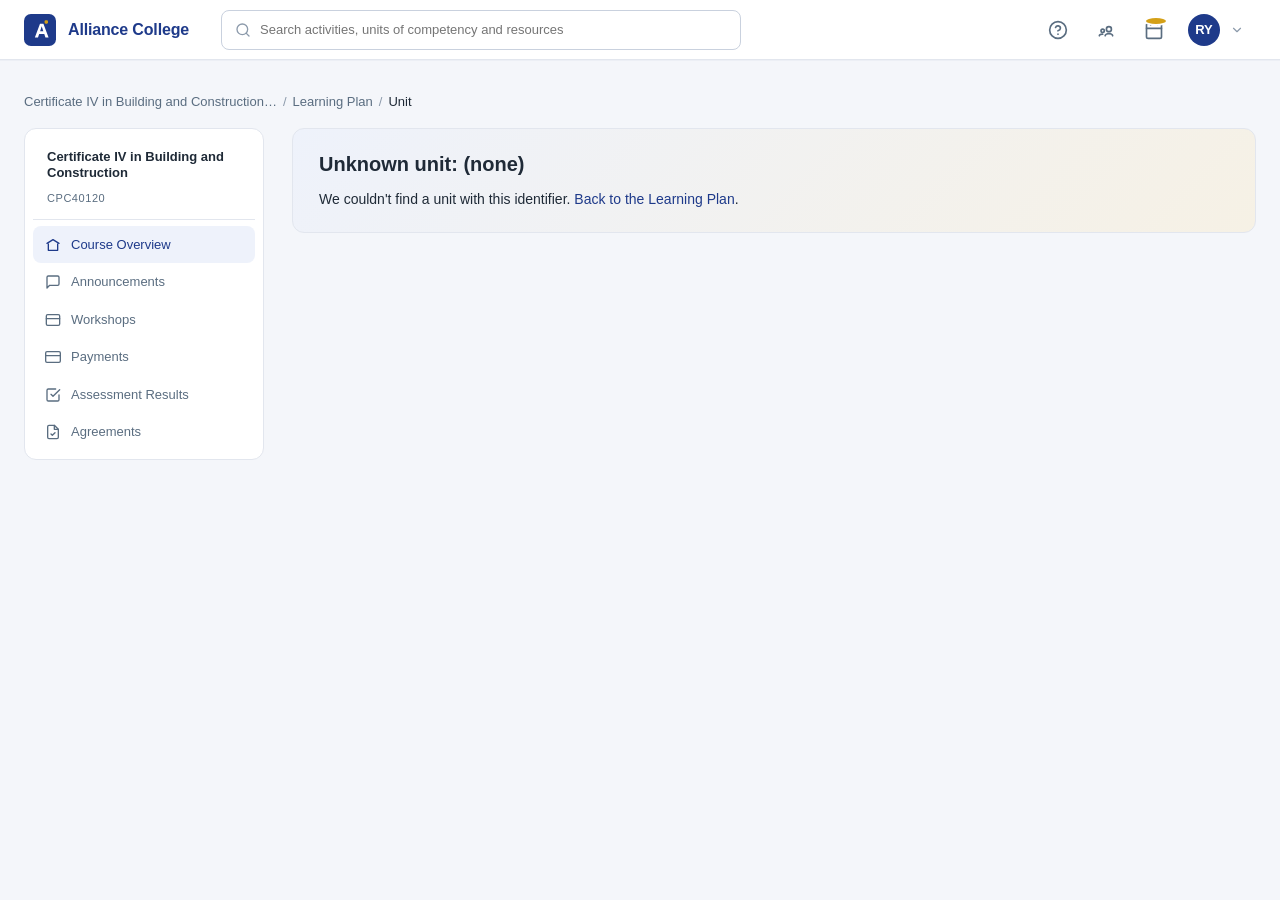
<file: unit.html>
<!DOCTYPE html>
<html lang="en">
<head>
  <meta charset="utf-8" />
  <meta name="viewport" content="width=device-width, initial-scale=1.0" />
  <title>Unit — Alliance College</title>
  <link rel="icon" type="image/svg+xml" href="assets/img/logo-mark.svg" />
  <link rel="stylesheet" href="assets/css/styles.css" />
</head>
<body data-active-nav="overview">
  <div class="app-shell">
    <header class="top-nav">
      <a class="top-nav-logo" href="dashboard.html">
        <img src="assets/img/logo-mark.svg" alt="Alliance College" />
        <span class="name">Alliance College</span>
      </a>
      <div class="top-nav-search" style="flex:1;max-width:520px;margin-left:32px;position:relative;">
        <svg style="position:absolute;left:14px;top:50%;transform:translateY(-50%);color:var(--ac-text-light);pointer-events:none" width="16" height="16" viewBox="0 0 24 24" fill="none" stroke="currentColor" stroke-width="2" stroke-linecap="round" stroke-linejoin="round"><circle cx="11" cy="11" r="8"/><line x1="21" y1="21" x2="16.65" y2="16.65"/></svg>
        <input type="search" placeholder="Search activities, units of competency and resources" style="width:100%;height:40px;padding:0 14px 0 38px;border:1px solid var(--ac-border-strong);border-radius:var(--ac-radius);background:#fff;font-size:13px;color:var(--ac-text);" />
      </div>
      <div class="top-nav-right">
        <button class="icon-btn" aria-label="Help"><svg width="20" height="20" viewBox="0 0 24 24" fill="none" stroke="currentColor" stroke-width="2" stroke-linecap="round" stroke-linejoin="round"><circle cx="12" cy="12" r="10"/><path d="M9.09 9a3 3 0 0 1 5.83 1c0 2-3 3-3 3"/><line x1="12" y1="17" x2="12.01" y2="17"/></svg></button>
        <button class="icon-btn" aria-label="Agreements"><svg width="20" height="20" viewBox="0 0 24 24" fill="none" stroke="currentColor" stroke-width="2" stroke-linecap="round" stroke-linejoin="round"><path d="M20 19c0-1.5-2.5-2.7-4.5-2.7s-4.5 1.2-4.5 2.7M4 19c0-1 1.5-2 4-2"/><circle cx="15.5" cy="11" r="3"/><circle cx="8" cy="13" r="2"/></svg></button>
        <button class="icon-btn" aria-label="Calendar"><svg width="20" height="20" viewBox="0 0 24 24" fill="none" stroke="currentColor" stroke-width="2" stroke-linecap="round" stroke-linejoin="round"><rect x="3" y="4" width="18" height="18" rx="2" ry="2"/><line x1="16" y1="2" x2="16" y2="6"/><line x1="8" y1="2" x2="8" y2="6"/><line x1="3" y1="10" x2="21" y2="10"/></svg><span class="badge"></span></button>
        <div class="user-menu" id="userMenu" role="button" tabindex="0" aria-haspopup="true" aria-expanded="false">
          <span class="avatar">RY</span>
          <svg class="chev" width="14" height="14" viewBox="0 0 24 24" fill="none" stroke="currentColor" stroke-width="2" stroke-linecap="round" stroke-linejoin="round"><polyline points="6 9 12 15 18 9"/></svg>
          <div class="user-dropdown" id="userDropdown">
            <div class="header"><span class="name">Ren You</span><span class="email">ren@gosequential.com</span></div>
            <a href="#">My profile</a>
            <a href="#">Account settings</a>
            <a href="#">Help &amp; support</a>
            <div class="divider"></div>
            <button id="logoutBtn">Sign out</button>
          </div>
        </div>
      </div>
    </header>

    <main class="app-main">
      <div class="container">
        <nav class="breadcrumb" aria-label="Breadcrumb">
          <a href="course.html">Certificate IV in Building and Construction…</a>
          <span class="sep">/</span>
          <a href="course.html">Learning Plan</a>
          <span class="sep">/</span>
          <span class="current" id="crumb-unit">Unit</span>
        </nav>

        <div class="course-layout">
          <aside class="course-sidebar">
            <h4>Certificate IV in Building and Construction</h4>
            <p class="course-sub">CPC40120</p>
            <nav aria-label="Course menu">
              <a href="course.html" class="active"><svg width="16" height="16" viewBox="0 0 24 24" fill="none" stroke="currentColor" stroke-width="2" stroke-linecap="round" stroke-linejoin="round"><path d="M3 9.5L12 4l9 5.5"/><path d="M5 10.5V20h14V10.5"/></svg>Course Overview</a>
              <a href="announcements.html"><svg width="16" height="16" viewBox="0 0 24 24" fill="none" stroke="currentColor" stroke-width="2" stroke-linecap="round" stroke-linejoin="round"><path d="M21 15a2 2 0 0 1-2 2H7l-4 4V5a2 2 0 0 1 2-2h14a2 2 0 0 1 2 2z"/></svg>Announcements</a>
              <a href="workshops.html"><svg width="16" height="16" viewBox="0 0 24 24" fill="none" stroke="currentColor" stroke-width="2" stroke-linecap="round" stroke-linejoin="round"><rect x="2" y="4" width="20" height="16" rx="2"/><path d="M2 10h20"/></svg>Workshops</a>
              <a href="payments.html"><svg width="16" height="16" viewBox="0 0 24 24" fill="none" stroke="currentColor" stroke-width="2" stroke-linecap="round" stroke-linejoin="round"><rect x="1" y="4" width="22" height="16" rx="2"/><line x1="1" y1="10" x2="23" y2="10"/></svg>Payments</a>
              <a href="results.html"><svg width="16" height="16" viewBox="0 0 24 24" fill="none" stroke="currentColor" stroke-width="2" stroke-linecap="round" stroke-linejoin="round"><polyline points="9 11 12 14 22 4"/><path d="M21 12v7a2 2 0 0 1-2 2H5a2 2 0 0 1-2-2V5a2 2 0 0 1 2-2h11"/></svg>Assessment Results</a>
              <a href="agreements.html"><svg width="16" height="16" viewBox="0 0 24 24" fill="none" stroke="currentColor" stroke-width="2" stroke-linecap="round" stroke-linejoin="round"><path d="M14 2H6a2 2 0 0 0-2 2v16a2 2 0 0 0 2 2h12a2 2 0 0 0 2-2V8z"/><polyline points="14 2 14 8 20 8"/><path d="M9 15l2 2 4-4"/></svg>Agreements</a>
            </nav>
          </aside>

          <section class="course-content" id="unit-root">
            <!-- Filled in by units.js based on ?u=<id> -->
            <div style="text-align:center;padding:40px;color:var(--ac-text-muted)">Loading…</div>
          </section>
        </div>
      </div>
    </main>
  </div>
  <script src="assets/js/app.js"></script>
  <script src="assets/js/units.js"></script>
</body>
</html>
</file>
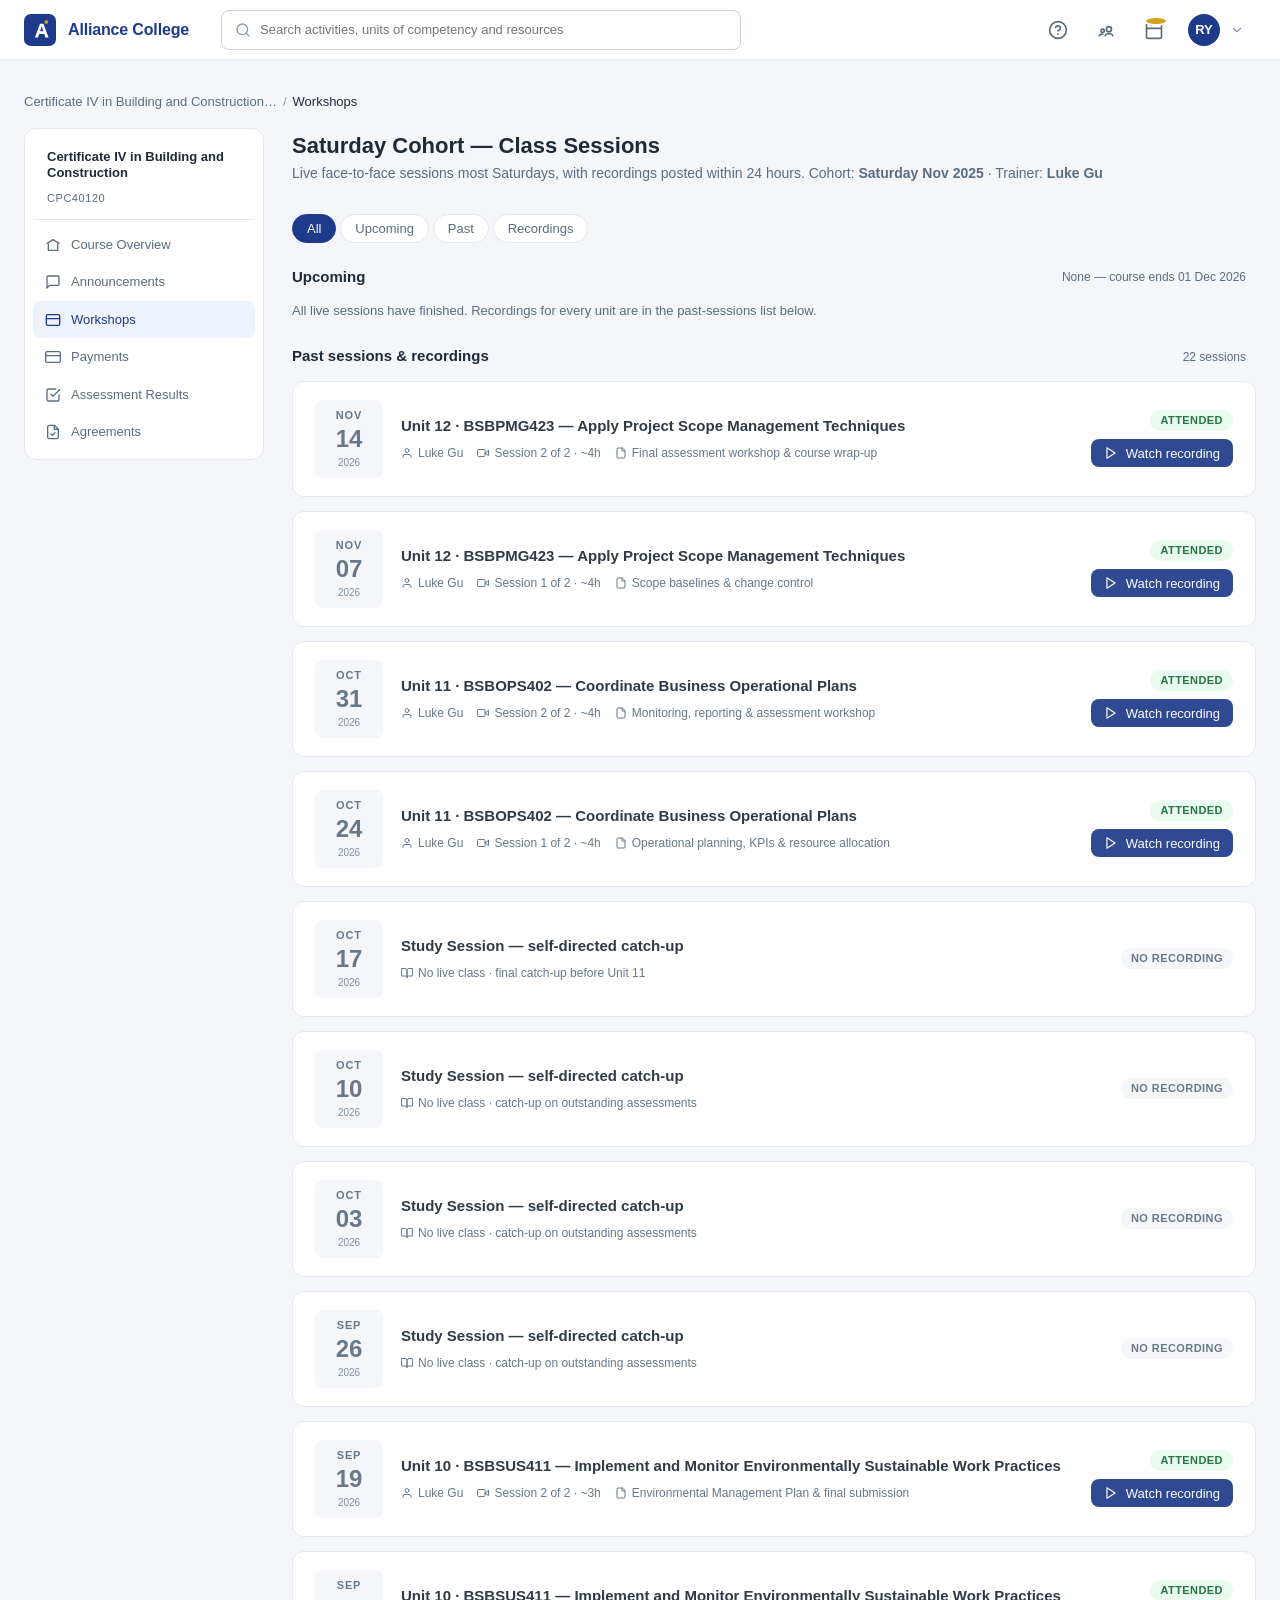
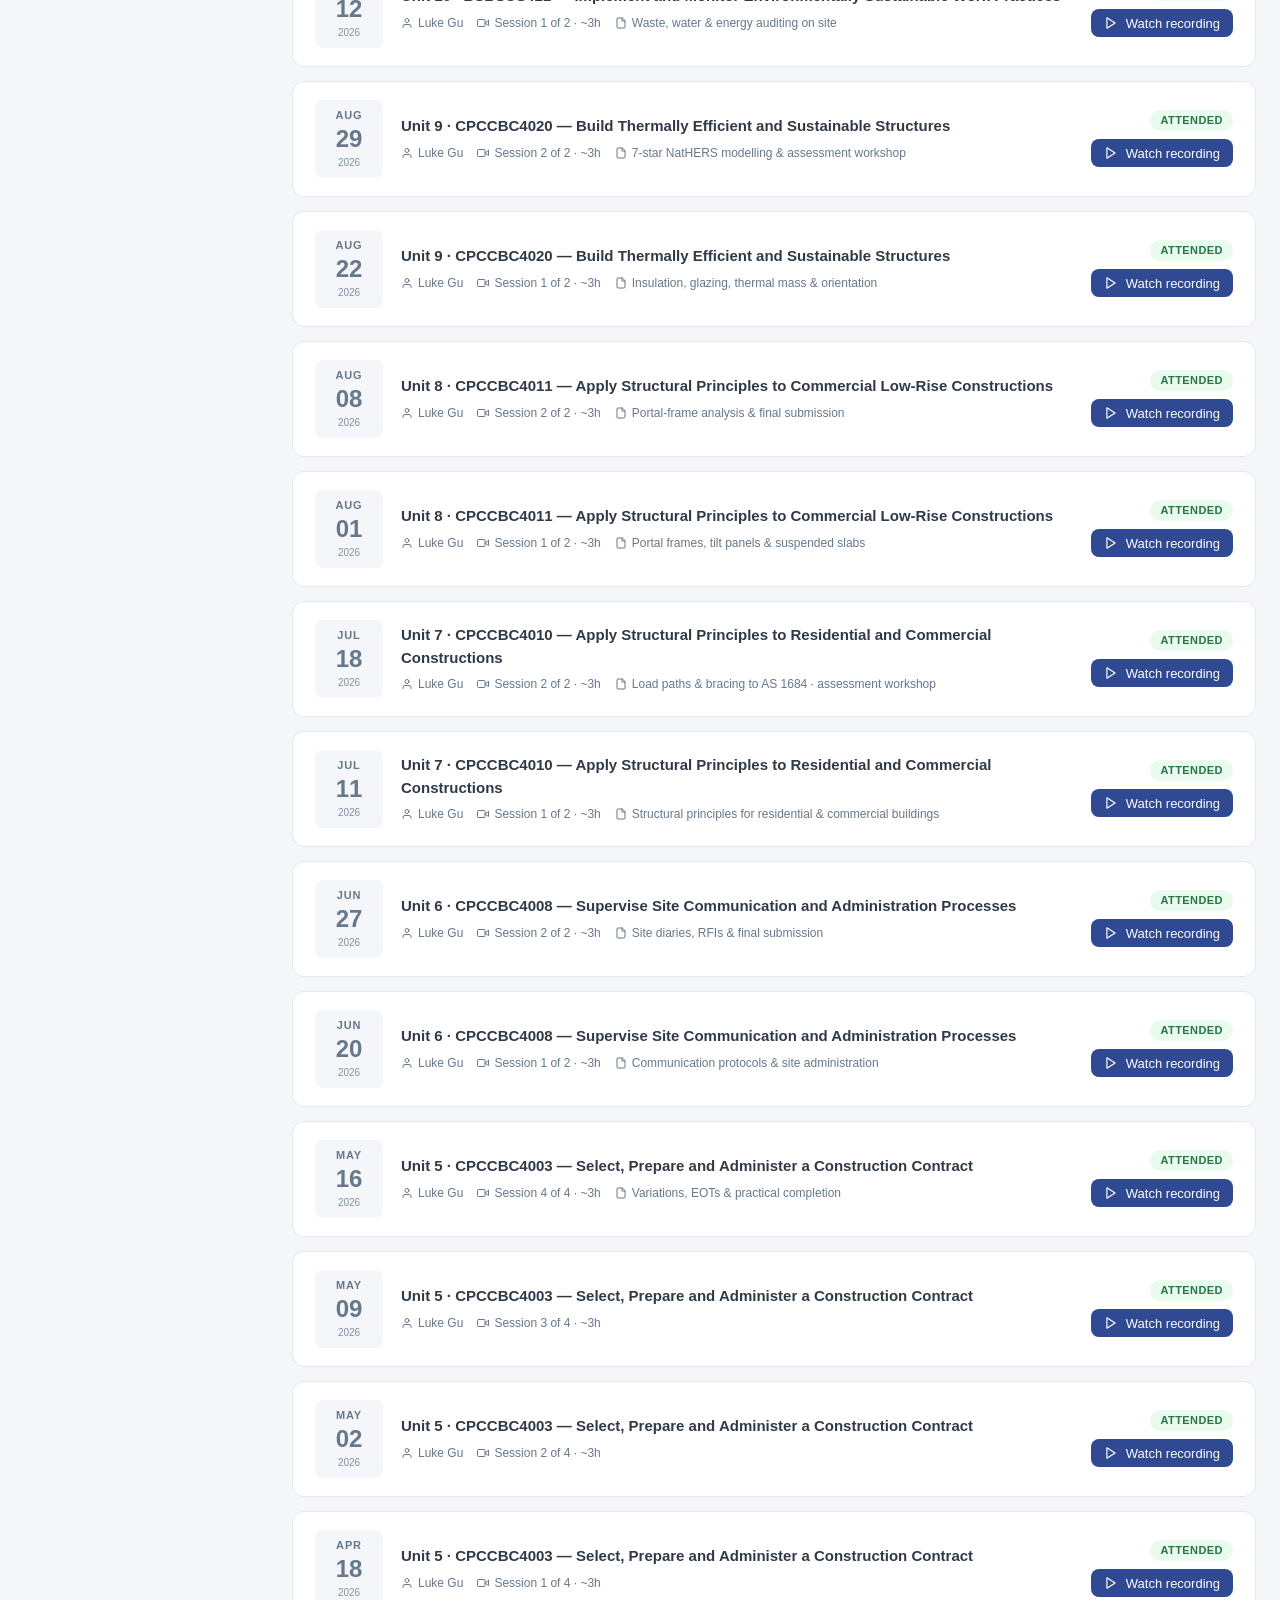
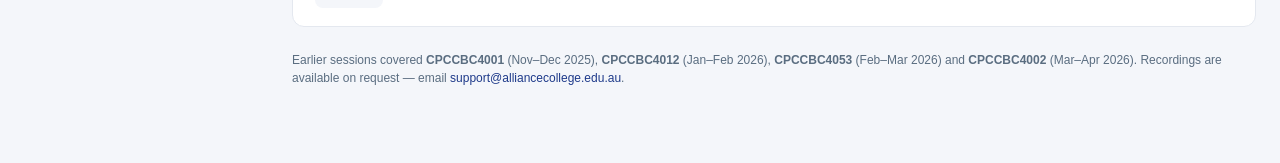
<file: workshops.html>
<!DOCTYPE html>
<html lang="en">
<head>
  <meta charset="utf-8" />
  <meta name="viewport" content="width=device-width, initial-scale=1.0" />
  <title>Workshops — Certificate IV in Building and Construction — Alliance College</title>
  <link rel="icon" type="image/svg+xml" href="assets/img/logo-mark.svg" />
  <link rel="stylesheet" href="assets/css/styles.css" />
</head>
<body data-active-nav="workshops">
  <div class="app-shell">
    <header class="top-nav">
      <a class="top-nav-logo" href="dashboard.html">
        <img src="assets/img/logo-mark.svg" alt="Alliance College" />
        <span class="name">Alliance College</span>
      </a>
      <div class="top-nav-search" style="flex:1;max-width:520px;margin-left:32px;position:relative;">
        <svg style="position:absolute;left:14px;top:50%;transform:translateY(-50%);color:var(--ac-text-light);pointer-events:none" width="16" height="16" viewBox="0 0 24 24" fill="none" stroke="currentColor" stroke-width="2" stroke-linecap="round" stroke-linejoin="round"><circle cx="11" cy="11" r="8"/><line x1="21" y1="21" x2="16.65" y2="16.65"/></svg>
        <input type="search" placeholder="Search activities, units of competency and resources" style="width:100%;height:40px;padding:0 14px 0 38px;border:1px solid var(--ac-border-strong);border-radius:var(--ac-radius);background:#fff;font-size:13px;color:var(--ac-text);" />
      </div>
      <div class="top-nav-right">
        <button class="icon-btn" aria-label="Help"><svg width="20" height="20" viewBox="0 0 24 24" fill="none" stroke="currentColor" stroke-width="2" stroke-linecap="round" stroke-linejoin="round"><circle cx="12" cy="12" r="10"/><path d="M9.09 9a3 3 0 0 1 5.83 1c0 2-3 3-3 3"/><line x1="12" y1="17" x2="12.01" y2="17"/></svg></button>
        <button class="icon-btn" aria-label="Agreements"><svg width="20" height="20" viewBox="0 0 24 24" fill="none" stroke="currentColor" stroke-width="2" stroke-linecap="round" stroke-linejoin="round"><path d="M20 19c0-1.5-2.5-2.7-4.5-2.7s-4.5 1.2-4.5 2.7M4 19c0-1 1.5-2 4-2"/><circle cx="15.5" cy="11" r="3"/><circle cx="8" cy="13" r="2"/></svg></button>
        <button class="icon-btn" aria-label="Calendar"><svg width="20" height="20" viewBox="0 0 24 24" fill="none" stroke="currentColor" stroke-width="2" stroke-linecap="round" stroke-linejoin="round"><rect x="3" y="4" width="18" height="18" rx="2" ry="2"/><line x1="16" y1="2" x2="16" y2="6"/><line x1="8" y1="2" x2="8" y2="6"/><line x1="3" y1="10" x2="21" y2="10"/></svg><span class="badge"></span></button>
        <div class="user-menu" id="userMenu" role="button" tabindex="0" aria-haspopup="true" aria-expanded="false">
          <span class="avatar">RY</span>
          <svg class="chev" width="14" height="14" viewBox="0 0 24 24" fill="none" stroke="currentColor" stroke-width="2" stroke-linecap="round" stroke-linejoin="round"><polyline points="6 9 12 15 18 9"/></svg>
          <div class="user-dropdown" id="userDropdown">
            <div class="header"><span class="name">Ren You</span><span class="email">ren@gosequential.com</span></div>
            <a href="#">My profile</a>
            <a href="#">Account settings</a>
            <a href="#">Help &amp; support</a>
            <div class="divider"></div>
            <button id="logoutBtn">Sign out</button>
          </div>
        </div>
      </div>
    </header>

    <main class="app-main">
      <div class="container">
        <nav class="breadcrumb" aria-label="Breadcrumb">
          <a href="course.html">Certificate IV in Building and Construction…</a>
          <span class="sep">/</span>
          <span class="current">Workshops</span>
        </nav>

        <div class="course-layout">
          <aside class="course-sidebar">
            <h4>Certificate IV in Building and Construction</h4>
            <p class="course-sub">CPC40120</p>
            <nav aria-label="Course menu">
              <a href="course.html"><svg width="16" height="16" viewBox="0 0 24 24" fill="none" stroke="currentColor" stroke-width="2" stroke-linecap="round" stroke-linejoin="round"><path d="M3 9.5L12 4l9 5.5"/><path d="M5 10.5V20h14V10.5"/></svg>Course Overview</a>
              <a href="announcements.html"><svg width="16" height="16" viewBox="0 0 24 24" fill="none" stroke="currentColor" stroke-width="2" stroke-linecap="round" stroke-linejoin="round"><path d="M21 15a2 2 0 0 1-2 2H7l-4 4V5a2 2 0 0 1 2-2h14a2 2 0 0 1 2 2z"/></svg>Announcements</a>
              <a href="workshops.html" class="active"><svg width="16" height="16" viewBox="0 0 24 24" fill="none" stroke="currentColor" stroke-width="2" stroke-linecap="round" stroke-linejoin="round"><rect x="2" y="4" width="20" height="16" rx="2"/><path d="M2 10h20"/></svg>Workshops</a>
              <a href="payments.html"><svg width="16" height="16" viewBox="0 0 24 24" fill="none" stroke="currentColor" stroke-width="2" stroke-linecap="round" stroke-linejoin="round"><rect x="1" y="4" width="22" height="16" rx="2"/><line x1="1" y1="10" x2="23" y2="10"/></svg>Payments</a>
              <a href="results.html"><svg width="16" height="16" viewBox="0 0 24 24" fill="none" stroke="currentColor" stroke-width="2" stroke-linecap="round" stroke-linejoin="round"><polyline points="9 11 12 14 22 4"/><path d="M21 12v7a2 2 0 0 1-2 2H5a2 2 0 0 1-2-2V5a2 2 0 0 1 2-2h11"/></svg>Assessment Results</a>
              <a href="agreements.html"><svg width="16" height="16" viewBox="0 0 24 24" fill="none" stroke="currentColor" stroke-width="2" stroke-linecap="round" stroke-linejoin="round"><path d="M14 2H6a2 2 0 0 0-2 2v16a2 2 0 0 0 2 2h12a2 2 0 0 0 2-2V8z"/><polyline points="14 2 14 8 20 8"/><path d="M9 15l2 2 4-4"/></svg>Agreements</a>
            </nav>
          </aside>

          <section class="course-content">
            <div class="page-head">
              <div>
                <h1>Saturday Cohort — Class Sessions</h1>
                <p class="subtitle">Live face-to-face sessions most Saturdays, with recordings posted within 24 hours. Cohort: <strong>Saturday Nov 2025</strong> · Trainer: <strong>Luke Gu</strong></p>
              </div>
              <div class="filter-pills">
                <button class="active" type="button">All</button>
                <button type="button">Upcoming</button>
                <button type="button">Past</button>
                <button type="button">Recordings</button>
              </div>
            </div>

            <!-- Upcoming -->
            <div class="list-section-head">
              <h3>Upcoming</h3>
              <span class="count">None — course ends 01 Dec 2026</span>
            </div>
            <p style="margin:0 0 24px;font-size:13px;color:var(--ac-text-muted)">All live sessions have finished. Recordings for every unit are in the past-sessions list below.</p>

            <!-- Past — most recent first -->
            <div class="list-section-head">
              <h3>Past sessions &amp; recordings</h3>
              <span class="count">22 sessions</span>
            </div>

            <article class="event-card past">
              <div class="event-date-block">
                <span class="month">Nov</span><span class="day">14</span><span class="year">2026</span>
              </div>
              <div class="event-body">
                <h3>Unit 12 · BSBPMG423 — Apply Project Scope Management Techniques</h3>
                <div class="event-meta">
                  <span><svg width="12" height="12" viewBox="0 0 24 24" fill="none" stroke="currentColor" stroke-width="2" stroke-linecap="round" stroke-linejoin="round"><path d="M20 21v-2a4 4 0 0 0-4-4H8a4 4 0 0 0-4 4v2"/><circle cx="12" cy="7" r="4"/></svg>Luke Gu</span>
                  <span><svg width="12" height="12" viewBox="0 0 24 24" fill="none" stroke="currentColor" stroke-width="2" stroke-linecap="round" stroke-linejoin="round"><polygon points="23 7 16 12 23 17 23 7"/><rect x="1" y="5" width="15" height="14" rx="2" ry="2"/></svg>Session 2 of 2 · ~4h</span>
                  <span><svg width="12" height="12" viewBox="0 0 24 24" fill="none" stroke="currentColor" stroke-width="2" stroke-linecap="round" stroke-linejoin="round"><path d="M14 2H6a2 2 0 0 0-2 2v16a2 2 0 0 0 2 2h12a2 2 0 0 0 2-2V8z"/><polyline points="14 2 14 8 20 8"/></svg>Final assessment workshop &amp; course wrap-up</span>
                </div>
              </div>
              <div class="event-actions">
                <span class="badge badge-success">Attended</span>
                <a class="btn btn-primary btn-sm" href="#">
                  <svg width="14" height="14" viewBox="0 0 24 24" fill="none" stroke="currentColor" stroke-width="2" stroke-linecap="round" stroke-linejoin="round"><polygon points="5 3 19 12 5 21 5 3"/></svg>
                  Watch recording
                </a>
              </div>
            </article>

            <article class="event-card past">
              <div class="event-date-block">
                <span class="month">Nov</span><span class="day">07</span><span class="year">2026</span>
              </div>
              <div class="event-body">
                <h3>Unit 12 · BSBPMG423 — Apply Project Scope Management Techniques</h3>
                <div class="event-meta">
                  <span><svg width="12" height="12" viewBox="0 0 24 24" fill="none" stroke="currentColor" stroke-width="2" stroke-linecap="round" stroke-linejoin="round"><path d="M20 21v-2a4 4 0 0 0-4-4H8a4 4 0 0 0-4 4v2"/><circle cx="12" cy="7" r="4"/></svg>Luke Gu</span>
                  <span><svg width="12" height="12" viewBox="0 0 24 24" fill="none" stroke="currentColor" stroke-width="2" stroke-linecap="round" stroke-linejoin="round"><polygon points="23 7 16 12 23 17 23 7"/><rect x="1" y="5" width="15" height="14" rx="2" ry="2"/></svg>Session 1 of 2 · ~4h</span>
                  <span><svg width="12" height="12" viewBox="0 0 24 24" fill="none" stroke="currentColor" stroke-width="2" stroke-linecap="round" stroke-linejoin="round"><path d="M14 2H6a2 2 0 0 0-2 2v16a2 2 0 0 0 2 2h12a2 2 0 0 0 2-2V8z"/><polyline points="14 2 14 8 20 8"/></svg>Scope baselines &amp; change control</span>
                </div>
              </div>
              <div class="event-actions">
                <span class="badge badge-success">Attended</span>
                <a class="btn btn-primary btn-sm" href="#">
                  <svg width="14" height="14" viewBox="0 0 24 24" fill="none" stroke="currentColor" stroke-width="2" stroke-linecap="round" stroke-linejoin="round"><polygon points="5 3 19 12 5 21 5 3"/></svg>
                  Watch recording
                </a>
              </div>
            </article>

            <article class="event-card past">
              <div class="event-date-block">
                <span class="month">Oct</span><span class="day">31</span><span class="year">2026</span>
              </div>
              <div class="event-body">
                <h3>Unit 11 · BSBOPS402 — Coordinate Business Operational Plans</h3>
                <div class="event-meta">
                  <span><svg width="12" height="12" viewBox="0 0 24 24" fill="none" stroke="currentColor" stroke-width="2" stroke-linecap="round" stroke-linejoin="round"><path d="M20 21v-2a4 4 0 0 0-4-4H8a4 4 0 0 0-4 4v2"/><circle cx="12" cy="7" r="4"/></svg>Luke Gu</span>
                  <span><svg width="12" height="12" viewBox="0 0 24 24" fill="none" stroke="currentColor" stroke-width="2" stroke-linecap="round" stroke-linejoin="round"><polygon points="23 7 16 12 23 17 23 7"/><rect x="1" y="5" width="15" height="14" rx="2" ry="2"/></svg>Session 2 of 2 · ~4h</span>
                  <span><svg width="12" height="12" viewBox="0 0 24 24" fill="none" stroke="currentColor" stroke-width="2" stroke-linecap="round" stroke-linejoin="round"><path d="M14 2H6a2 2 0 0 0-2 2v16a2 2 0 0 0 2 2h12a2 2 0 0 0 2-2V8z"/><polyline points="14 2 14 8 20 8"/></svg>Monitoring, reporting &amp; assessment workshop</span>
                </div>
              </div>
              <div class="event-actions">
                <span class="badge badge-success">Attended</span>
                <a class="btn btn-primary btn-sm" href="#">
                  <svg width="14" height="14" viewBox="0 0 24 24" fill="none" stroke="currentColor" stroke-width="2" stroke-linecap="round" stroke-linejoin="round"><polygon points="5 3 19 12 5 21 5 3"/></svg>
                  Watch recording
                </a>
              </div>
            </article>

            <article class="event-card past">
              <div class="event-date-block">
                <span class="month">Oct</span><span class="day">24</span><span class="year">2026</span>
              </div>
              <div class="event-body">
                <h3>Unit 11 · BSBOPS402 — Coordinate Business Operational Plans</h3>
                <div class="event-meta">
                  <span><svg width="12" height="12" viewBox="0 0 24 24" fill="none" stroke="currentColor" stroke-width="2" stroke-linecap="round" stroke-linejoin="round"><path d="M20 21v-2a4 4 0 0 0-4-4H8a4 4 0 0 0-4 4v2"/><circle cx="12" cy="7" r="4"/></svg>Luke Gu</span>
                  <span><svg width="12" height="12" viewBox="0 0 24 24" fill="none" stroke="currentColor" stroke-width="2" stroke-linecap="round" stroke-linejoin="round"><polygon points="23 7 16 12 23 17 23 7"/><rect x="1" y="5" width="15" height="14" rx="2" ry="2"/></svg>Session 1 of 2 · ~4h</span>
                  <span><svg width="12" height="12" viewBox="0 0 24 24" fill="none" stroke="currentColor" stroke-width="2" stroke-linecap="round" stroke-linejoin="round"><path d="M14 2H6a2 2 0 0 0-2 2v16a2 2 0 0 0 2 2h12a2 2 0 0 0 2-2V8z"/><polyline points="14 2 14 8 20 8"/></svg>Operational planning, KPIs &amp; resource allocation</span>
                </div>
              </div>
              <div class="event-actions">
                <span class="badge badge-success">Attended</span>
                <a class="btn btn-primary btn-sm" href="#">
                  <svg width="14" height="14" viewBox="0 0 24 24" fill="none" stroke="currentColor" stroke-width="2" stroke-linecap="round" stroke-linejoin="round"><polygon points="5 3 19 12 5 21 5 3"/></svg>
                  Watch recording
                </a>
              </div>
            </article>

            <article class="event-card past">
              <div class="event-date-block">
                <span class="month">Oct</span><span class="day">17</span><span class="year">2026</span>
              </div>
              <div class="event-body">
                <h3>Study Session — self-directed catch-up</h3>
                <div class="event-meta">
                  <span><svg width="12" height="12" viewBox="0 0 24 24" fill="none" stroke="currentColor" stroke-width="2" stroke-linecap="round" stroke-linejoin="round"><path d="M2 3h6a4 4 0 0 1 4 4v14a3 3 0 0 0-3-3H2z"/><path d="M22 3h-6a4 4 0 0 0-4 4v14a3 3 0 0 1 3-3h7z"/></svg>No live class · final catch-up before Unit 11</span>
                </div>
              </div>
              <div class="event-actions">
                <span class="badge badge-muted">No recording</span>
              </div>
            </article>

            <article class="event-card past">
              <div class="event-date-block">
                <span class="month">Oct</span><span class="day">10</span><span class="year">2026</span>
              </div>
              <div class="event-body">
                <h3>Study Session — self-directed catch-up</h3>
                <div class="event-meta">
                  <span><svg width="12" height="12" viewBox="0 0 24 24" fill="none" stroke="currentColor" stroke-width="2" stroke-linecap="round" stroke-linejoin="round"><path d="M2 3h6a4 4 0 0 1 4 4v14a3 3 0 0 0-3-3H2z"/><path d="M22 3h-6a4 4 0 0 0-4 4v14a3 3 0 0 1 3-3h7z"/></svg>No live class · catch-up on outstanding assessments</span>
                </div>
              </div>
              <div class="event-actions">
                <span class="badge badge-muted">No recording</span>
              </div>
            </article>

            <article class="event-card past">
              <div class="event-date-block">
                <span class="month">Oct</span><span class="day">03</span><span class="year">2026</span>
              </div>
              <div class="event-body">
                <h3>Study Session — self-directed catch-up</h3>
                <div class="event-meta">
                  <span><svg width="12" height="12" viewBox="0 0 24 24" fill="none" stroke="currentColor" stroke-width="2" stroke-linecap="round" stroke-linejoin="round"><path d="M2 3h6a4 4 0 0 1 4 4v14a3 3 0 0 0-3-3H2z"/><path d="M22 3h-6a4 4 0 0 0-4 4v14a3 3 0 0 1 3-3h7z"/></svg>No live class · catch-up on outstanding assessments</span>
                </div>
              </div>
              <div class="event-actions">
                <span class="badge badge-muted">No recording</span>
              </div>
            </article>

            <article class="event-card past">
              <div class="event-date-block">
                <span class="month">Sep</span><span class="day">26</span><span class="year">2026</span>
              </div>
              <div class="event-body">
                <h3>Study Session — self-directed catch-up</h3>
                <div class="event-meta">
                  <span><svg width="12" height="12" viewBox="0 0 24 24" fill="none" stroke="currentColor" stroke-width="2" stroke-linecap="round" stroke-linejoin="round"><path d="M2 3h6a4 4 0 0 1 4 4v14a3 3 0 0 0-3-3H2z"/><path d="M22 3h-6a4 4 0 0 0-4 4v14a3 3 0 0 1 3-3h7z"/></svg>No live class · catch-up on outstanding assessments</span>
                </div>
              </div>
              <div class="event-actions">
                <span class="badge badge-muted">No recording</span>
              </div>
            </article>

            <article class="event-card past">
              <div class="event-date-block">
                <span class="month">Sep</span><span class="day">19</span><span class="year">2026</span>
              </div>
              <div class="event-body">
                <h3>Unit 10 · BSBSUS411 — Implement and Monitor Environmentally Sustainable Work Practices</h3>
                <div class="event-meta">
                  <span><svg width="12" height="12" viewBox="0 0 24 24" fill="none" stroke="currentColor" stroke-width="2" stroke-linecap="round" stroke-linejoin="round"><path d="M20 21v-2a4 4 0 0 0-4-4H8a4 4 0 0 0-4 4v2"/><circle cx="12" cy="7" r="4"/></svg>Luke Gu</span>
                  <span><svg width="12" height="12" viewBox="0 0 24 24" fill="none" stroke="currentColor" stroke-width="2" stroke-linecap="round" stroke-linejoin="round"><polygon points="23 7 16 12 23 17 23 7"/><rect x="1" y="5" width="15" height="14" rx="2" ry="2"/></svg>Session 2 of 2 · ~3h</span>
                  <span><svg width="12" height="12" viewBox="0 0 24 24" fill="none" stroke="currentColor" stroke-width="2" stroke-linecap="round" stroke-linejoin="round"><path d="M14 2H6a2 2 0 0 0-2 2v16a2 2 0 0 0 2 2h12a2 2 0 0 0 2-2V8z"/><polyline points="14 2 14 8 20 8"/></svg>Environmental Management Plan &amp; final submission</span>
                </div>
              </div>
              <div class="event-actions">
                <span class="badge badge-success">Attended</span>
                <a class="btn btn-primary btn-sm" href="https://asht.sharepoint.com/:v:/g/IQB2mt4pf0jZRYUf6EmJN7fIAQ-2VzAeemhL_fLQ0kY8tqU?e=w4MFze" target="_blank" rel="noopener noreferrer">
                  <svg width="14" height="14" viewBox="0 0 24 24" fill="none" stroke="currentColor" stroke-width="2" stroke-linecap="round" stroke-linejoin="round"><polygon points="5 3 19 12 5 21 5 3"/></svg>
                  Watch recording
                </a>
              </div>
            </article>

            <article class="event-card past">
              <div class="event-date-block">
                <span class="month">Sep</span><span class="day">12</span><span class="year">2026</span>
              </div>
              <div class="event-body">
                <h3>Unit 10 · BSBSUS411 — Implement and Monitor Environmentally Sustainable Work Practices</h3>
                <div class="event-meta">
                  <span><svg width="12" height="12" viewBox="0 0 24 24" fill="none" stroke="currentColor" stroke-width="2" stroke-linecap="round" stroke-linejoin="round"><path d="M20 21v-2a4 4 0 0 0-4-4H8a4 4 0 0 0-4 4v2"/><circle cx="12" cy="7" r="4"/></svg>Luke Gu</span>
                  <span><svg width="12" height="12" viewBox="0 0 24 24" fill="none" stroke="currentColor" stroke-width="2" stroke-linecap="round" stroke-linejoin="round"><polygon points="23 7 16 12 23 17 23 7"/><rect x="1" y="5" width="15" height="14" rx="2" ry="2"/></svg>Session 1 of 2 · ~3h</span>
                  <span><svg width="12" height="12" viewBox="0 0 24 24" fill="none" stroke="currentColor" stroke-width="2" stroke-linecap="round" stroke-linejoin="round"><path d="M14 2H6a2 2 0 0 0-2 2v16a2 2 0 0 0 2 2h12a2 2 0 0 0 2-2V8z"/><polyline points="14 2 14 8 20 8"/></svg>Waste, water &amp; energy auditing on site</span>
                </div>
              </div>
              <div class="event-actions">
                <span class="badge badge-success">Attended</span>
                <a class="btn btn-primary btn-sm" href="https://asht.sharepoint.com/:v:/g/IQDT9eLW0rEyRJwzrFaGDLRLAUIGSfTlu0UKMvawtKdI29c?e=MhTnGy" target="_blank" rel="noopener noreferrer">
                  <svg width="14" height="14" viewBox="0 0 24 24" fill="none" stroke="currentColor" stroke-width="2" stroke-linecap="round" stroke-linejoin="round"><polygon points="5 3 19 12 5 21 5 3"/></svg>
                  Watch recording
                </a>
              </div>
            </article>

            <article class="event-card past">
              <div class="event-date-block">
                <span class="month">Aug</span><span class="day">29</span><span class="year">2026</span>
              </div>
              <div class="event-body">
                <h3>Unit 9 · CPCCBC4020 — Build Thermally Efficient and Sustainable Structures</h3>
                <div class="event-meta">
                  <span><svg width="12" height="12" viewBox="0 0 24 24" fill="none" stroke="currentColor" stroke-width="2" stroke-linecap="round" stroke-linejoin="round"><path d="M20 21v-2a4 4 0 0 0-4-4H8a4 4 0 0 0-4 4v2"/><circle cx="12" cy="7" r="4"/></svg>Luke Gu</span>
                  <span><svg width="12" height="12" viewBox="0 0 24 24" fill="none" stroke="currentColor" stroke-width="2" stroke-linecap="round" stroke-linejoin="round"><polygon points="23 7 16 12 23 17 23 7"/><rect x="1" y="5" width="15" height="14" rx="2" ry="2"/></svg>Session 2 of 2 · ~3h</span>
                  <span><svg width="12" height="12" viewBox="0 0 24 24" fill="none" stroke="currentColor" stroke-width="2" stroke-linecap="round" stroke-linejoin="round"><path d="M14 2H6a2 2 0 0 0-2 2v16a2 2 0 0 0 2 2h12a2 2 0 0 0 2-2V8z"/><polyline points="14 2 14 8 20 8"/></svg>7-star NatHERS modelling &amp; assessment workshop</span>
                </div>
              </div>
              <div class="event-actions">
                <span class="badge badge-success">Attended</span>
                <a class="btn btn-primary btn-sm" href="https://asht.sharepoint.com/:v:/g/IQA2ZCOAys-aTrM0cFyg50JWARCL8Lui8zxgWQLaUS9qDQo?e=Oc8Qxl" target="_blank" rel="noopener noreferrer">
                  <svg width="14" height="14" viewBox="0 0 24 24" fill="none" stroke="currentColor" stroke-width="2" stroke-linecap="round" stroke-linejoin="round"><polygon points="5 3 19 12 5 21 5 3"/></svg>
                  Watch recording
                </a>
              </div>
            </article>

            <article class="event-card past">
              <div class="event-date-block">
                <span class="month">Aug</span><span class="day">22</span><span class="year">2026</span>
              </div>
              <div class="event-body">
                <h3>Unit 9 · CPCCBC4020 — Build Thermally Efficient and Sustainable Structures</h3>
                <div class="event-meta">
                  <span><svg width="12" height="12" viewBox="0 0 24 24" fill="none" stroke="currentColor" stroke-width="2" stroke-linecap="round" stroke-linejoin="round"><path d="M20 21v-2a4 4 0 0 0-4-4H8a4 4 0 0 0-4 4v2"/><circle cx="12" cy="7" r="4"/></svg>Luke Gu</span>
                  <span><svg width="12" height="12" viewBox="0 0 24 24" fill="none" stroke="currentColor" stroke-width="2" stroke-linecap="round" stroke-linejoin="round"><polygon points="23 7 16 12 23 17 23 7"/><rect x="1" y="5" width="15" height="14" rx="2" ry="2"/></svg>Session 1 of 2 · ~3h</span>
                  <span><svg width="12" height="12" viewBox="0 0 24 24" fill="none" stroke="currentColor" stroke-width="2" stroke-linecap="round" stroke-linejoin="round"><path d="M14 2H6a2 2 0 0 0-2 2v16a2 2 0 0 0 2 2h12a2 2 0 0 0 2-2V8z"/><polyline points="14 2 14 8 20 8"/></svg>Insulation, glazing, thermal mass &amp; orientation</span>
                </div>
              </div>
              <div class="event-actions">
                <span class="badge badge-success">Attended</span>
                <a class="btn btn-primary btn-sm" href="https://asht.sharepoint.com/:v:/g/IQC-btFns2BxQ4CgRCjcUtI_AfrZzNbLctAerLG-jGmApyY?e=GjZjXe" target="_blank" rel="noopener noreferrer">
                  <svg width="14" height="14" viewBox="0 0 24 24" fill="none" stroke="currentColor" stroke-width="2" stroke-linecap="round" stroke-linejoin="round"><polygon points="5 3 19 12 5 21 5 3"/></svg>
                  Watch recording
                </a>
              </div>
            </article>

            <article class="event-card past">
              <div class="event-date-block">
                <span class="month">Aug</span><span class="day">08</span><span class="year">2026</span>
              </div>
              <div class="event-body">
                <h3>Unit 8 · CPCCBC4011 — Apply Structural Principles to Commercial Low-Rise Constructions</h3>
                <div class="event-meta">
                  <span><svg width="12" height="12" viewBox="0 0 24 24" fill="none" stroke="currentColor" stroke-width="2" stroke-linecap="round" stroke-linejoin="round"><path d="M20 21v-2a4 4 0 0 0-4-4H8a4 4 0 0 0-4 4v2"/><circle cx="12" cy="7" r="4"/></svg>Luke Gu</span>
                  <span><svg width="12" height="12" viewBox="0 0 24 24" fill="none" stroke="currentColor" stroke-width="2" stroke-linecap="round" stroke-linejoin="round"><polygon points="23 7 16 12 23 17 23 7"/><rect x="1" y="5" width="15" height="14" rx="2" ry="2"/></svg>Session 2 of 2 · ~3h</span>
                  <span><svg width="12" height="12" viewBox="0 0 24 24" fill="none" stroke="currentColor" stroke-width="2" stroke-linecap="round" stroke-linejoin="round"><path d="M14 2H6a2 2 0 0 0-2 2v16a2 2 0 0 0 2 2h12a2 2 0 0 0 2-2V8z"/><polyline points="14 2 14 8 20 8"/></svg>Portal-frame analysis &amp; final submission</span>
                </div>
              </div>
              <div class="event-actions">
                <span class="badge badge-success">Attended</span>
                <a class="btn btn-primary btn-sm" href="https://asht.sharepoint.com/:v:/g/IQDeROXyEiYmQ6ioB2YxD1NPAVKdCupCz726TiFR5V9xheQ?e=cyWOF2" target="_blank" rel="noopener noreferrer">
                  <svg width="14" height="14" viewBox="0 0 24 24" fill="none" stroke="currentColor" stroke-width="2" stroke-linecap="round" stroke-linejoin="round"><polygon points="5 3 19 12 5 21 5 3"/></svg>
                  Watch recording
                </a>
              </div>
            </article>

            <article class="event-card past">
              <div class="event-date-block">
                <span class="month">Aug</span><span class="day">01</span><span class="year">2026</span>
              </div>
              <div class="event-body">
                <h3>Unit 8 · CPCCBC4011 — Apply Structural Principles to Commercial Low-Rise Constructions</h3>
                <div class="event-meta">
                  <span><svg width="12" height="12" viewBox="0 0 24 24" fill="none" stroke="currentColor" stroke-width="2" stroke-linecap="round" stroke-linejoin="round"><path d="M20 21v-2a4 4 0 0 0-4-4H8a4 4 0 0 0-4 4v2"/><circle cx="12" cy="7" r="4"/></svg>Luke Gu</span>
                  <span><svg width="12" height="12" viewBox="0 0 24 24" fill="none" stroke="currentColor" stroke-width="2" stroke-linecap="round" stroke-linejoin="round"><polygon points="23 7 16 12 23 17 23 7"/><rect x="1" y="5" width="15" height="14" rx="2" ry="2"/></svg>Session 1 of 2 · ~3h</span>
                  <span><svg width="12" height="12" viewBox="0 0 24 24" fill="none" stroke="currentColor" stroke-width="2" stroke-linecap="round" stroke-linejoin="round"><path d="M14 2H6a2 2 0 0 0-2 2v16a2 2 0 0 0 2 2h12a2 2 0 0 0 2-2V8z"/><polyline points="14 2 14 8 20 8"/></svg>Portal frames, tilt panels &amp; suspended slabs</span>
                </div>
              </div>
              <div class="event-actions">
                <span class="badge badge-success">Attended</span>
                <a class="btn btn-primary btn-sm" href="https://asht.sharepoint.com/:v:/g/IQBl2UzCK3p4SaqKVbggmMajAZKMTxiAoqPFtuCj5hEUJg8?e=Euugwv" target="_blank" rel="noopener noreferrer">
                  <svg width="14" height="14" viewBox="0 0 24 24" fill="none" stroke="currentColor" stroke-width="2" stroke-linecap="round" stroke-linejoin="round"><polygon points="5 3 19 12 5 21 5 3"/></svg>
                  Watch recording
                </a>
              </div>
            </article>

            <article class="event-card past">
              <div class="event-date-block">
                <span class="month">Jul</span><span class="day">18</span><span class="year">2026</span>
              </div>
              <div class="event-body">
                <h3>Unit 7 · CPCCBC4010 — Apply Structural Principles to Residential and Commercial Constructions</h3>
                <div class="event-meta">
                  <span><svg width="12" height="12" viewBox="0 0 24 24" fill="none" stroke="currentColor" stroke-width="2" stroke-linecap="round" stroke-linejoin="round"><path d="M20 21v-2a4 4 0 0 0-4-4H8a4 4 0 0 0-4 4v2"/><circle cx="12" cy="7" r="4"/></svg>Luke Gu</span>
                  <span><svg width="12" height="12" viewBox="0 0 24 24" fill="none" stroke="currentColor" stroke-width="2" stroke-linecap="round" stroke-linejoin="round"><polygon points="23 7 16 12 23 17 23 7"/><rect x="1" y="5" width="15" height="14" rx="2" ry="2"/></svg>Session 2 of 2 · ~3h</span>
                  <span><svg width="12" height="12" viewBox="0 0 24 24" fill="none" stroke="currentColor" stroke-width="2" stroke-linecap="round" stroke-linejoin="round"><path d="M14 2H6a2 2 0 0 0-2 2v16a2 2 0 0 0 2 2h12a2 2 0 0 0 2-2V8z"/><polyline points="14 2 14 8 20 8"/></svg>Load paths &amp; bracing to AS 1684 · assessment workshop</span>
                </div>
              </div>
              <div class="event-actions">
                <span class="badge badge-success">Attended</span>
                <a class="btn btn-primary btn-sm" href="https://asht.sharepoint.com/:v:/g/IQCfr_-v7w-zQ6H10rda-dZ5ATfI-7knenX24Job1cGxWEI?e=9cxPYy" target="_blank" rel="noopener noreferrer">
                  <svg width="14" height="14" viewBox="0 0 24 24" fill="none" stroke="currentColor" stroke-width="2" stroke-linecap="round" stroke-linejoin="round"><polygon points="5 3 19 12 5 21 5 3"/></svg>
                  Watch recording
                </a>
              </div>
            </article>

            <article class="event-card past">
              <div class="event-date-block">
                <span class="month">Jul</span><span class="day">11</span><span class="year">2026</span>
              </div>
              <div class="event-body">
                <h3>Unit 7 · CPCCBC4010 — Apply Structural Principles to Residential and Commercial Constructions</h3>
                <div class="event-meta">
                  <span><svg width="12" height="12" viewBox="0 0 24 24" fill="none" stroke="currentColor" stroke-width="2" stroke-linecap="round" stroke-linejoin="round"><path d="M20 21v-2a4 4 0 0 0-4-4H8a4 4 0 0 0-4 4v2"/><circle cx="12" cy="7" r="4"/></svg>Luke Gu</span>
                  <span><svg width="12" height="12" viewBox="0 0 24 24" fill="none" stroke="currentColor" stroke-width="2" stroke-linecap="round" stroke-linejoin="round"><polygon points="23 7 16 12 23 17 23 7"/><rect x="1" y="5" width="15" height="14" rx="2" ry="2"/></svg>Session 1 of 2 · ~3h</span>
                  <span><svg width="12" height="12" viewBox="0 0 24 24" fill="none" stroke="currentColor" stroke-width="2" stroke-linecap="round" stroke-linejoin="round"><path d="M14 2H6a2 2 0 0 0-2 2v16a2 2 0 0 0 2 2h12a2 2 0 0 0 2-2V8z"/><polyline points="14 2 14 8 20 8"/></svg>Structural principles for residential &amp; commercial buildings</span>
                </div>
              </div>
              <div class="event-actions">
                <span class="badge badge-success">Attended</span>
                <a class="btn btn-primary btn-sm" href="https://asht.sharepoint.com/:v:/g/IQC160eUtV3KT732tyhTI463Aas5r6swu59VMZnGa-cPChA?e=BRsCSH" target="_blank" rel="noopener noreferrer">
                  <svg width="14" height="14" viewBox="0 0 24 24" fill="none" stroke="currentColor" stroke-width="2" stroke-linecap="round" stroke-linejoin="round"><polygon points="5 3 19 12 5 21 5 3"/></svg>
                  Watch recording
                </a>
              </div>
            </article>

            <article class="event-card past">
              <div class="event-date-block">
                <span class="month">Jun</span><span class="day">27</span><span class="year">2026</span>
              </div>
              <div class="event-body">
                <h3>Unit 6 · CPCCBC4008 — Supervise Site Communication and Administration Processes</h3>
                <div class="event-meta">
                  <span><svg width="12" height="12" viewBox="0 0 24 24" fill="none" stroke="currentColor" stroke-width="2" stroke-linecap="round" stroke-linejoin="round"><path d="M20 21v-2a4 4 0 0 0-4-4H8a4 4 0 0 0-4 4v2"/><circle cx="12" cy="7" r="4"/></svg>Luke Gu</span>
                  <span><svg width="12" height="12" viewBox="0 0 24 24" fill="none" stroke="currentColor" stroke-width="2" stroke-linecap="round" stroke-linejoin="round"><polygon points="23 7 16 12 23 17 23 7"/><rect x="1" y="5" width="15" height="14" rx="2" ry="2"/></svg>Session 2 of 2 · ~3h</span>
                  <span><svg width="12" height="12" viewBox="0 0 24 24" fill="none" stroke="currentColor" stroke-width="2" stroke-linecap="round" stroke-linejoin="round"><path d="M14 2H6a2 2 0 0 0-2 2v16a2 2 0 0 0 2 2h12a2 2 0 0 0 2-2V8z"/><polyline points="14 2 14 8 20 8"/></svg>Site diaries, RFIs &amp; final submission</span>
                </div>
              </div>
              <div class="event-actions">
                <span class="badge badge-success">Attended</span>
                <a class="btn btn-primary btn-sm" href="https://asht.sharepoint.com/:v:/g/IQAcD4xwJIfFQ5vqEl7p-UAYAXfrSMS6TR0LEmDiZ1jINeg?e=Rd7Q3V" target="_blank" rel="noopener noreferrer">
                  <svg width="14" height="14" viewBox="0 0 24 24" fill="none" stroke="currentColor" stroke-width="2" stroke-linecap="round" stroke-linejoin="round"><polygon points="5 3 19 12 5 21 5 3"/></svg>
                  Watch recording
                </a>
              </div>
            </article>

            <article class="event-card past">
              <div class="event-date-block">
                <span class="month">Jun</span><span class="day">20</span><span class="year">2026</span>
              </div>
              <div class="event-body">
                <h3>Unit 6 · CPCCBC4008 — Supervise Site Communication and Administration Processes</h3>
                <div class="event-meta">
                  <span><svg width="12" height="12" viewBox="0 0 24 24" fill="none" stroke="currentColor" stroke-width="2" stroke-linecap="round" stroke-linejoin="round"><path d="M20 21v-2a4 4 0 0 0-4-4H8a4 4 0 0 0-4 4v2"/><circle cx="12" cy="7" r="4"/></svg>Luke Gu</span>
                  <span><svg width="12" height="12" viewBox="0 0 24 24" fill="none" stroke="currentColor" stroke-width="2" stroke-linecap="round" stroke-linejoin="round"><polygon points="23 7 16 12 23 17 23 7"/><rect x="1" y="5" width="15" height="14" rx="2" ry="2"/></svg>Session 1 of 2 · ~3h</span>
                  <span><svg width="12" height="12" viewBox="0 0 24 24" fill="none" stroke="currentColor" stroke-width="2" stroke-linecap="round" stroke-linejoin="round"><path d="M14 2H6a2 2 0 0 0-2 2v16a2 2 0 0 0 2 2h12a2 2 0 0 0 2-2V8z"/><polyline points="14 2 14 8 20 8"/></svg>Communication protocols &amp; site administration</span>
                </div>
              </div>
              <div class="event-actions">
                <span class="badge badge-success">Attended</span>
                <a class="btn btn-primary btn-sm" href="https://asht.sharepoint.com/:v:/g/IQDWziJ6U9f9RI48vP9dI03_AVfTFwNYLFEpmnNv3Vg4ESY?e=ORgb6X" target="_blank" rel="noopener noreferrer">
                  <svg width="14" height="14" viewBox="0 0 24 24" fill="none" stroke="currentColor" stroke-width="2" stroke-linecap="round" stroke-linejoin="round"><polygon points="5 3 19 12 5 21 5 3"/></svg>
                  Watch recording
                </a>
              </div>
            </article>

            <article class="event-card past">
              <div class="event-date-block">
                <span class="month">May</span><span class="day">16</span><span class="year">2026</span>
              </div>
              <div class="event-body">
                <h3>Unit 5 · CPCCBC4003 — Select, Prepare and Administer a Construction Contract</h3>
                <div class="event-meta">
                  <span><svg width="12" height="12" viewBox="0 0 24 24" fill="none" stroke="currentColor" stroke-width="2" stroke-linecap="round" stroke-linejoin="round"><path d="M20 21v-2a4 4 0 0 0-4-4H8a4 4 0 0 0-4 4v2"/><circle cx="12" cy="7" r="4"/></svg>Luke Gu</span>
                  <span><svg width="12" height="12" viewBox="0 0 24 24" fill="none" stroke="currentColor" stroke-width="2" stroke-linecap="round" stroke-linejoin="round"><polygon points="23 7 16 12 23 17 23 7"/><rect x="1" y="5" width="15" height="14" rx="2" ry="2"/></svg>Session 4 of 4 · ~3h</span>
                  <span><svg width="12" height="12" viewBox="0 0 24 24" fill="none" stroke="currentColor" stroke-width="2" stroke-linecap="round" stroke-linejoin="round"><path d="M14 2H6a2 2 0 0 0-2 2v16a2 2 0 0 0 2 2h12a2 2 0 0 0 2-2V8z"/><polyline points="14 2 14 8 20 8"/></svg>Variations, EOTs &amp; practical completion</span>
                </div>
              </div>
              <div class="event-actions">
                <span class="badge badge-success">Attended</span>
                <a class="btn btn-primary btn-sm" href="https://asht.sharepoint.com/:v:/g/IQA2ZCOAys-aTrM0cFyg50JWARCL8Lui8zxgWQLaUS9qDQo?e=Oc8Qxl" target="_blank" rel="noopener noreferrer">
                  <svg width="14" height="14" viewBox="0 0 24 24" fill="none" stroke="currentColor" stroke-width="2" stroke-linecap="round" stroke-linejoin="round"><polygon points="5 3 19 12 5 21 5 3"/></svg>
                  Watch recording
                </a>
              </div>
            </article>

            <article class="event-card past">
              <div class="event-date-block">
                <span class="month">May</span><span class="day">09</span><span class="year">2026</span>
              </div>
              <div class="event-body">
                <h3>Unit 5 · CPCCBC4003 — Select, Prepare and Administer a Construction Contract</h3>
                <div class="event-meta">
                  <span><svg width="12" height="12" viewBox="0 0 24 24" fill="none" stroke="currentColor" stroke-width="2" stroke-linecap="round" stroke-linejoin="round"><path d="M20 21v-2a4 4 0 0 0-4-4H8a4 4 0 0 0-4 4v2"/><circle cx="12" cy="7" r="4"/></svg>Luke Gu</span>
                  <span><svg width="12" height="12" viewBox="0 0 24 24" fill="none" stroke="currentColor" stroke-width="2" stroke-linecap="round" stroke-linejoin="round"><polygon points="23 7 16 12 23 17 23 7"/><rect x="1" y="5" width="15" height="14" rx="2" ry="2"/></svg>Session 3 of 4 · ~3h</span>
                </div>
              </div>
              <div class="event-actions">
                <span class="badge badge-success">Attended</span>
                <a class="btn btn-primary btn-sm" href="https://asht.sharepoint.com/:v:/g/IQC-btFns2BxQ4CgRCjcUtI_AfrZzNbLctAerLG-jGmApyY?e=GjZjXe" target="_blank" rel="noopener noreferrer">
                  <svg width="14" height="14" viewBox="0 0 24 24" fill="none" stroke="currentColor" stroke-width="2" stroke-linecap="round" stroke-linejoin="round"><polygon points="5 3 19 12 5 21 5 3"/></svg>
                  Watch recording
                </a>
              </div>
            </article>

            <article class="event-card past">
              <div class="event-date-block">
                <span class="month">May</span><span class="day">02</span><span class="year">2026</span>
              </div>
              <div class="event-body">
                <h3>Unit 5 · CPCCBC4003 — Select, Prepare and Administer a Construction Contract</h3>
                <div class="event-meta">
                  <span><svg width="12" height="12" viewBox="0 0 24 24" fill="none" stroke="currentColor" stroke-width="2" stroke-linecap="round" stroke-linejoin="round"><path d="M20 21v-2a4 4 0 0 0-4-4H8a4 4 0 0 0-4 4v2"/><circle cx="12" cy="7" r="4"/></svg>Luke Gu</span>
                  <span><svg width="12" height="12" viewBox="0 0 24 24" fill="none" stroke="currentColor" stroke-width="2" stroke-linecap="round" stroke-linejoin="round"><polygon points="23 7 16 12 23 17 23 7"/><rect x="1" y="5" width="15" height="14" rx="2" ry="2"/></svg>Session 2 of 4 · ~3h</span>
                </div>
              </div>
              <div class="event-actions">
                <span class="badge badge-success">Attended</span>
                <a class="btn btn-primary btn-sm" href="https://asht.sharepoint.com/:v:/g/IQDeROXyEiYmQ6ioB2YxD1NPAVKdCupCz726TiFR5V9xheQ?e=cyWOF2" target="_blank" rel="noopener noreferrer">
                  <svg width="14" height="14" viewBox="0 0 24 24" fill="none" stroke="currentColor" stroke-width="2" stroke-linecap="round" stroke-linejoin="round"><polygon points="5 3 19 12 5 21 5 3"/></svg>
                  Watch recording
                </a>
              </div>
            </article>

            <article class="event-card past">
              <div class="event-date-block">
                <span class="month">Apr</span><span class="day">18</span><span class="year">2026</span>
              </div>
              <div class="event-body">
                <h3>Unit 5 · CPCCBC4003 — Select, Prepare and Administer a Construction Contract</h3>
                <div class="event-meta">
                  <span><svg width="12" height="12" viewBox="0 0 24 24" fill="none" stroke="currentColor" stroke-width="2" stroke-linecap="round" stroke-linejoin="round"><path d="M20 21v-2a4 4 0 0 0-4-4H8a4 4 0 0 0-4 4v2"/><circle cx="12" cy="7" r="4"/></svg>Luke Gu</span>
                  <span><svg width="12" height="12" viewBox="0 0 24 24" fill="none" stroke="currentColor" stroke-width="2" stroke-linecap="round" stroke-linejoin="round"><polygon points="23 7 16 12 23 17 23 7"/><rect x="1" y="5" width="15" height="14" rx="2" ry="2"/></svg>Session 1 of 4 · ~3h</span>
                </div>
              </div>
              <div class="event-actions">
                <span class="badge badge-success">Attended</span>
                <a class="btn btn-primary btn-sm" href="https://asht.sharepoint.com/:v:/g/IQB2mt4pf0jZRYUf6EmJN7fIAQ-2VzAeemhL_fLQ0kY8tqU?e=w4MFze" target="_blank" rel="noopener noreferrer">
                  <svg width="14" height="14" viewBox="0 0 24 24" fill="none" stroke="currentColor" stroke-width="2" stroke-linecap="round" stroke-linejoin="round"><polygon points="5 3 19 12 5 21 5 3"/></svg>
                  Watch recording
                </a>
              </div>
            </article>

            <p style="margin-top:24px;font-size:12px;color:var(--ac-text-muted)">Earlier sessions covered <strong>CPCCBC4001</strong> (Nov–Dec 2025), <strong>CPCCBC4012</strong> (Jan–Feb 2026), <strong>CPCCBC4053</strong> (Feb–Mar 2026) and <strong>CPCCBC4002</strong> (Mar–Apr 2026). Recordings are available on request — email <a href="mailto:support@alliancecollege.edu.au">support@alliancecollege.edu.au</a>.</p>
          </section>
        </div>
      </div>
    </main>
  </div>
  <script src="assets/js/app.js"></script>
</body>
</html>
</file>
<file: assets/css/styles.css>
/* Alliance College — recreation of an aXcelerate-style learner portal
   Login page, learner dashboard, and course activity overview share this stylesheet. */

:root {
  --ac-primary: #1e3a8a;          /* deep navy — primary brand */
  --ac-primary-600: #2952b3;
  --ac-primary-700: #1c2f6b;
  --ac-primary-50: #eef2fb;
  --ac-accent: #d4a017;           /* warm gold accent */
  --ac-accent-600: #b78812;
  --ac-text: #1f2a37;
  --ac-text-muted: #5a6d80;
  --ac-text-light: #8c9aab;
  --ac-bg: #f4f6fa;
  --ac-card: #ffffff;
  --ac-border: #e2e6ee;
  --ac-border-strong: #c9d1de;
  --ac-success: #0ac251;
  --ac-success-50: #e8faee;
  --ac-warn: #f6bf16;
  --ac-warn-50: #fff8e0;
  --ac-danger: #d83f3f;
  --ac-info: #4665ef;
  --ac-info-50: #eef1ff;
  --ac-radius: 8px;
  --ac-radius-sm: 4px;
  --ac-radius-lg: 12px;
  --ac-shadow-sm: 0 1px 2px rgba(28, 47, 107, 0.06), 0 0 0 1px rgba(28, 47, 107, 0.04);
  --ac-shadow: 0 4px 12px rgba(28, 47, 107, 0.08), 0 0 0 1px rgba(28, 47, 107, 0.04);
  --ac-shadow-lg: 0 16px 32px rgba(28, 47, 107, 0.12), 0 0 0 1px rgba(28, 47, 107, 0.05);
  --ac-nav-height: 60px;
  --ac-sidebar-width: 72px;
}

* { box-sizing: border-box; -webkit-tap-highlight-color: rgba(0, 0, 0, 0); }
html, body { margin: 0; padding: 0; font-family: 'Inter', 'Roboto', -apple-system, BlinkMacSystemFont, 'Segoe UI', Helvetica, Arial, sans-serif; color: var(--ac-text); background: var(--ac-bg); }
body { font-size: 14px; line-height: 1.5; }
a { color: var(--ac-primary); text-decoration: none; }
a:hover { text-decoration: underline; }
button { font-family: inherit; cursor: pointer; }
input, select, textarea { font-family: inherit; }

/* ---------- Buttons ---------- */
.btn { display: inline-flex; align-items: center; justify-content: center; gap: 8px; padding: 10px 18px; border-radius: var(--ac-radius); border: 1px solid transparent; font-weight: 500; font-size: 14px; line-height: 1; transition: background .15s, border-color .15s, color .15s, box-shadow .15s; cursor: pointer; }
.btn-primary { background: var(--ac-primary); color: #fff; }
.btn-primary:hover { background: var(--ac-primary-600); }
.btn-primary:active { background: var(--ac-primary-700); }
.btn-secondary { background: #fff; color: var(--ac-primary); border-color: var(--ac-border-strong); }
.btn-secondary:hover { background: var(--ac-primary-50); border-color: var(--ac-primary); }
.btn-ghost { background: transparent; color: var(--ac-text-muted); }
.btn-ghost:hover { background: var(--ac-primary-50); color: var(--ac-primary); }
.btn-block { width: 100%; }
.btn-lg { padding: 14px 22px; font-size: 15px; }
.btn-sm { padding: 6px 12px; font-size: 13px; }

/* ============================================================
   LOGIN PAGE
   ============================================================ */
.login-shell { min-height: 100vh; display: grid; grid-template-columns: 1fr 1fr; }
.login-shell .left-panel { display: flex; flex-direction: column; justify-content: center; align-items: center; padding: 32px; background: #fff; }
.login-shell .right-panel { display: flex; flex-direction: column; justify-content: space-between; align-items: stretch; padding: 48px; background: linear-gradient(135deg, var(--ac-primary) 0%, var(--ac-primary-700) 100%); color: #fff; position: relative; overflow: hidden; }
.login-shell .right-panel::before { content: ""; position: absolute; top: -120px; right: -120px; width: 360px; height: 360px; background: radial-gradient(circle, rgba(212, 160, 23, 0.25) 0%, transparent 70%); border-radius: 50%; }
.login-shell .right-panel::after { content: ""; position: absolute; bottom: -160px; left: -100px; width: 420px; height: 420px; background: radial-gradient(circle, rgba(255, 255, 255, 0.08) 0%, transparent 70%); border-radius: 50%; }
.login-shell .right-panel-content { position: relative; z-index: 1; max-width: 460px; margin: auto; text-align: left; }
.login-shell .right-panel h2 { font-size: 32px; font-weight: 600; line-height: 1.25; margin: 0 0 16px 0; }
.login-shell .right-panel p { font-size: 16px; line-height: 1.6; margin: 0 0 24px 0; color: rgba(255, 255, 255, 0.85); }
.login-shell .right-panel-quote { padding: 20px 24px; border-left: 3px solid var(--ac-accent); background: rgba(255, 255, 255, 0.06); border-radius: 0 var(--ac-radius) var(--ac-radius) 0; font-style: italic; }
.login-shell .right-panel-quote .author { display: block; font-style: normal; margin-top: 8px; font-size: 13px; color: rgba(255, 255, 255, 0.7); }

.login-box-container { width: 100%; max-width: 420px; }
.login-logo { display: flex; align-items: center; justify-content: center; margin-bottom: 32px; }
.login-logo img { height: 56px; }
.login-title { font-size: 24px; font-weight: 600; margin: 0 0 8px 0; text-align: center; }
.login-subtitle { color: var(--ac-text-muted); text-align: center; margin: 0 0 32px 0; font-size: 14px; }

.field-group { margin-bottom: 18px; }
.field-label { display: block; font-size: 13px; font-weight: 500; color: var(--ac-text); margin-bottom: 6px; }
.field-input { width: 100%; height: 44px; padding: 0 14px; font-size: 14px; border: 1px solid var(--ac-border-strong); border-radius: var(--ac-radius); background: #fff; color: var(--ac-text); transition: border-color .15s, box-shadow .15s; }
.field-input:focus { outline: none; border-color: var(--ac-primary); box-shadow: 0 0 0 3px var(--ac-primary-50); }
.password-field { position: relative; }
.password-field .show-password { position: absolute; top: 50%; right: 12px; transform: translateY(-50%); font-size: 12px; font-weight: 600; color: var(--ac-primary); cursor: pointer; user-select: none; padding: 4px 6px; border-radius: var(--ac-radius-sm); }
.password-field .show-password:hover { background: var(--ac-primary-50); }

.stay-signed-in-row { display: flex; align-items: center; justify-content: space-between; margin-bottom: 24px; font-size: 13px; }
.stay-signed-in-row label { display: flex; align-items: center; gap: 8px; color: var(--ac-text-muted); cursor: pointer; }
.stay-signed-in-row input[type="checkbox"] { width: 16px; height: 16px; accent-color: var(--ac-primary); }
.forgot-link { color: var(--ac-primary); font-weight: 500; }

.or-divider { display: flex; align-items: center; gap: 12px; color: var(--ac-text-light); font-size: 12px; text-transform: uppercase; letter-spacing: 0.06em; margin: 24px 0; }
.or-divider::before, .or-divider::after { content: ""; flex: 1 1 auto; height: 1px; background: var(--ac-border); }

.idp-button { display: flex; align-items: center; justify-content: center; gap: 10px; width: 100%; height: 44px; background: #fff; border: 1px solid var(--ac-border-strong); border-radius: var(--ac-radius); color: var(--ac-text); font-size: 14px; font-weight: 500; cursor: pointer; transition: background .15s, border-color .15s; margin-bottom: 10px; }
.idp-button:hover { background: var(--ac-primary-50); border-color: var(--ac-primary); }
.idp-button svg, .idp-button img { width: 18px; height: 18px; }

.login-footer { margin-top: 32px; text-align: center; font-size: 12px; color: var(--ac-text-light); }
.login-footer a { color: var(--ac-text-muted); }

.login-notice { display: flex; gap: 12px; padding: 14px 16px; background: var(--ac-info-50); border: 1px solid var(--ac-info); border-radius: var(--ac-radius); font-size: 13px; color: var(--ac-text); margin-bottom: 20px; }
.login-notice.success { background: var(--ac-success-50); border-color: var(--ac-success); }
.login-notice .icon { flex-shrink: 0; }

/* ============================================================
   APP SHELL (Dashboard + Course pages)
   ============================================================ */
.app-shell { min-height: 100vh; display: flex; flex-direction: column; background: var(--ac-bg); }

.top-nav { height: var(--ac-nav-height); background: #fff; border-bottom: 1px solid var(--ac-border); display: flex; align-items: center; padding: 0 24px; position: sticky; top: 0; z-index: 50; box-shadow: 0 1px 0 rgba(28, 47, 107, 0.03); }
.top-nav-logo { display: flex; align-items: center; gap: 12px; }
.top-nav-logo img { height: 32px; }
.top-nav-logo .name { font-weight: 600; font-size: 16px; color: var(--ac-primary); letter-spacing: -0.01em; }
.top-nav-links { display: flex; gap: 4px; margin-left: 32px; }
.top-nav-links a { padding: 8px 14px; border-radius: var(--ac-radius); color: var(--ac-text-muted); font-weight: 500; font-size: 14px; transition: background .15s, color .15s; }
.top-nav-links a:hover { background: var(--ac-primary-50); color: var(--ac-primary); text-decoration: none; }
.top-nav-links a.active { color: var(--ac-primary); background: var(--ac-primary-50); }
.top-nav-right { margin-left: auto; display: flex; align-items: center; gap: 12px; }
.icon-btn { width: 36px; height: 36px; border-radius: 50%; border: none; background: transparent; color: var(--ac-text-muted); display: inline-flex; align-items: center; justify-content: center; cursor: pointer; transition: background .15s, color .15s; position: relative; }
.icon-btn:hover { background: var(--ac-bg); color: var(--ac-primary); }
.icon-btn .badge { position: absolute; top: 4px; right: 4px; width: 8px; height: 8px; background: var(--ac-accent); border-radius: 50%; border: 2px solid #fff; }

.user-menu { display: flex; align-items: center; gap: 10px; padding: 4px 12px 4px 4px; border-radius: 999px; cursor: pointer; transition: background .15s; position: relative; }
.user-menu:hover { background: var(--ac-bg); }
.avatar { width: 32px; height: 32px; border-radius: 50%; background: var(--ac-primary); color: #fff; display: inline-flex; align-items: center; justify-content: center; font-weight: 600; font-size: 13px; }
.user-menu .name { font-weight: 500; font-size: 13px; color: var(--ac-text); }
.user-menu .chev { color: var(--ac-text-light); }

.user-dropdown { position: absolute; top: calc(100% + 8px); right: 0; min-width: 220px; background: #fff; border: 1px solid var(--ac-border); border-radius: var(--ac-radius); box-shadow: var(--ac-shadow-lg); padding: 6px; display: none; z-index: 100; }
.user-dropdown.open { display: block; }
.user-dropdown a, .user-dropdown button { display: flex; align-items: center; gap: 10px; width: 100%; padding: 9px 12px; border-radius: var(--ac-radius-sm); color: var(--ac-text); font-size: 13px; font-weight: 500; text-decoration: none; background: transparent; border: none; text-align: left; cursor: pointer; }
.user-dropdown a:hover, .user-dropdown button:hover { background: var(--ac-bg); color: var(--ac-primary); }
.user-dropdown .divider { height: 1px; background: var(--ac-border); margin: 6px 0; }
.user-dropdown .header { padding: 12px 12px 8px; border-bottom: 1px solid var(--ac-border); margin-bottom: 6px; }
.user-dropdown .header .name { display: block; font-weight: 600; color: var(--ac-text); }
.user-dropdown .header .email { display: block; font-size: 12px; color: var(--ac-text-muted); margin-top: 2px; }

.app-main { flex: 1; padding: 32px 24px 64px; }
.container { max-width: 1280px; margin: 0 auto; }
.container-narrow { max-width: 1120px; margin: 0 auto; }

/* Dashboard layout: course list + announcements rail */
.dash-layout { display: grid; grid-template-columns: minmax(0, 1fr) 360px; gap: 28px; align-items: start; }
.dash-main { min-width: 0; }
.dash-rail { display: flex; flex-direction: column; gap: 20px; position: sticky; top: calc(var(--ac-nav-height) + 24px); }
@media (max-width: 1024px) {
  .dash-layout { grid-template-columns: 1fr; }
  .dash-rail { position: static; }
}

/* Row-style course card (replaces tile in dashboard) */
.course-row { display: flex; align-items: stretch; background: #fff; border: 1px solid var(--ac-border); border-radius: var(--ac-radius-lg); padding: 18px 22px; gap: 18px; cursor: pointer; transition: border-color .15s, box-shadow .15s; text-decoration: none; color: inherit; margin-bottom: 14px; }
.course-row:hover { border-color: var(--ac-primary); box-shadow: var(--ac-shadow); text-decoration: none; }
.course-row .thumb { width: 56px; height: 56px; border-radius: var(--ac-radius); background: var(--ac-primary-50); color: var(--ac-primary); display: inline-flex; align-items: center; justify-content: center; flex-shrink: 0; overflow: hidden; }
.course-row .thumb svg { width: 32px; height: 32px; }
.course-row .thumb.green { background: #e7f5ee; color: #0f5132; }
.course-row .thumb.gold { background: #fbf2dc; color: var(--ac-accent-600); }
.course-row .row-body { flex: 1; min-width: 0; display: flex; flex-direction: column; gap: 6px; }
.course-row .row-title { font-size: 16px; font-weight: 600; margin: 0; color: var(--ac-text); }
.course-row .row-sub { font-size: 13px; color: var(--ac-text-muted); display: flex; flex-wrap: wrap; align-items: center; gap: 6px; }
.course-row .row-sub .dot { width: 4px; height: 4px; border-radius: 50%; background: var(--ac-border-strong); display: inline-block; }
.course-row .row-actions { display: flex; flex-wrap: wrap; gap: 8px; margin-top: 6px; }
.course-row .row-actions .pill-btn { display: inline-flex; align-items: center; gap: 6px; padding: 6px 12px; border-radius: var(--ac-radius); border: 1px solid var(--ac-border); background: #fff; font-size: 12px; font-weight: 500; color: var(--ac-text-muted); cursor: pointer; }
.course-row .row-actions .pill-btn:hover { background: var(--ac-primary-50); border-color: var(--ac-primary); color: var(--ac-primary); }
.course-row .row-chev { align-self: center; color: var(--ac-text-light); flex-shrink: 0; }
.course-row:hover .row-chev { color: var(--ac-primary); transform: translateX(2px); transition: transform .15s; }

/* Announcement card */
.announce-card { background: #fff; border: 1px solid var(--ac-border); border-radius: var(--ac-radius-lg); overflow: hidden; }
.announce-card-head { display: flex; align-items: center; gap: 10px; padding: 16px 20px; border-bottom: 1px solid var(--ac-border); }
.announce-card-head h3 { font-size: 15px; font-weight: 600; margin: 0; }
.announce-list { display: flex; flex-direction: column; }
.announce-item { padding: 16px 20px; border-bottom: 1px solid var(--ac-border); }
.announce-item:last-child { border-bottom: none; }
.announce-item h4 { font-size: 14px; font-weight: 600; margin: 0 0 6px 0; color: var(--ac-text); }
.announce-item .meta { font-size: 12px; color: var(--ac-text-muted); margin: 0 0 8px 0; display: flex; gap: 8px; align-items: center; }
.announce-item .meta .dot { width: 4px; height: 4px; border-radius: 50%; background: var(--ac-border-strong); }
.announce-item p { font-size: 13px; color: var(--ac-text); margin: 0; line-height: 1.5; }
.announce-item .read-more { color: var(--ac-primary); font-weight: 500; font-size: 13px; }

/* Recent Results section under dashboard course list */
.results-tabs { margin-top: 28px; }
.results-empty { background: #fff; border: 1px solid var(--ac-border); border-radius: var(--ac-radius-lg); padding: 40px 20px; text-align: center; }
.results-empty .glyph { width: 88px; height: 88px; margin: 0 auto 16px; color: var(--ac-text-light); }
.results-empty h4 { font-size: 15px; font-weight: 600; margin: 0 0 6px 0; }
.results-empty p { font-size: 13px; color: var(--ac-text-muted); margin: 0; }

/* ============================================================
   COURSE PAGE — sidebar + main with module groups
   ============================================================ */
.course-layout { display: grid; grid-template-columns: 240px minmax(0, 1fr); gap: 28px; align-items: start; }
@media (max-width: 960px) {
  .course-layout { grid-template-columns: 1fr; }
}

.course-sidebar { background: #fff; border: 1px solid var(--ac-border); border-radius: var(--ac-radius-lg); padding: 8px; position: sticky; top: calc(var(--ac-nav-height) + 24px); }
.course-sidebar h4 { font-size: 13px; font-weight: 600; padding: 12px 14px 8px; margin: 0; color: var(--ac-text); line-height: 1.3; }
.course-sidebar .course-sub { font-size: 11px; color: var(--ac-text-muted); font-weight: 500; padding: 0 14px 12px; margin: 0; text-transform: uppercase; letter-spacing: 0.05em; border-bottom: 1px solid var(--ac-border); margin-bottom: 6px; }
.course-sidebar nav { display: flex; flex-direction: column; }
.course-sidebar nav a { display: flex; align-items: center; gap: 10px; padding: 9px 12px; border-radius: var(--ac-radius); font-size: 13px; font-weight: 500; color: var(--ac-text-muted); text-decoration: none; transition: background .15s, color .15s; }
.course-sidebar nav a:hover { background: var(--ac-primary-50); color: var(--ac-primary); }
.course-sidebar nav a.active { background: var(--ac-primary-50); color: var(--ac-primary); }
.course-sidebar nav a svg { flex-shrink: 0; }

.course-content { min-width: 0; }

.course-hero-card { background: linear-gradient(135deg, var(--ac-primary-50) 0%, #f6f1e5 100%); border: 1px solid var(--ac-border); border-radius: var(--ac-radius-lg); padding: 22px 26px; margin-bottom: 20px; display: flex; gap: 22px; align-items: center; flex-wrap: wrap; }
.course-hero-card .thumb { width: 84px; height: 84px; border-radius: var(--ac-radius); background: linear-gradient(135deg, var(--ac-primary) 0%, var(--ac-primary-700) 100%); color: #fff; display: inline-flex; align-items: center; justify-content: center; flex-shrink: 0; }
.course-hero-card .thumb svg { width: 44px; height: 44px; }
.course-hero-card .info { flex: 1 1 320px; min-width: 0; }
.course-hero-card .info h1 { font-size: 22px; font-weight: 600; margin: 0 0 6px 0; line-height: 1.25; }
.course-hero-card .info .code { font-size: 12px; font-weight: 600; text-transform: uppercase; letter-spacing: 0.08em; color: var(--ac-primary); }
.course-hero-card .stats { display: flex; gap: 30px; flex-wrap: wrap; }
.course-hero-card .stat { display: flex; align-items: center; gap: 10px; }
.course-hero-card .stat .stat-icon { width: 36px; height: 36px; border-radius: var(--ac-radius); background: rgba(212, 160, 23, 0.18); color: var(--ac-accent-600); display: inline-flex; align-items: center; justify-content: center; flex-shrink: 0; }
.course-hero-card .stat .stat-label { font-size: 11px; text-transform: uppercase; letter-spacing: 0.06em; color: var(--ac-text-muted); font-weight: 500; }
.course-hero-card .stat .stat-val { font-size: 14px; font-weight: 600; color: var(--ac-text); display: block; margin-top: 2px; }

.filter-row { display: flex; align-items: center; gap: 16px; margin: 18px 0 18px; flex-wrap: wrap; }
.filter-row .label { font-size: 13px; font-weight: 500; color: var(--ac-text-muted); }

/* Module group — collapsible */
.module-group { background: #fff; border: 1px solid var(--ac-border); border-radius: var(--ac-radius-lg); overflow: hidden; margin-bottom: 16px; }
.module-head { display: flex; align-items: center; justify-content: space-between; gap: 12px; padding: 16px 22px; cursor: pointer; transition: background .15s; user-select: none; }
.module-head:hover { background: var(--ac-bg); }
.module-head .left { display: flex; align-items: center; gap: 14px; }
.module-head .module-status { width: 32px; height: 32px; border-radius: 50%; display: inline-flex; align-items: center; justify-content: center; flex-shrink: 0; }
.module-head .module-status.complete { background: var(--ac-success-50); color: var(--ac-success); }
.module-head .module-status.progress { background: #fff4dd; color: var(--ac-accent-600); }
.module-head .module-status.locked { background: var(--ac-bg); color: var(--ac-text-light); }
.module-head .module-status.todo { background: var(--ac-primary-50); color: var(--ac-primary); }
.module-head h3 { font-size: 16px; font-weight: 600; margin: 0 0 2px 0; line-height: 1.3; }
.module-head .module-state { font-size: 12px; font-weight: 500; color: var(--ac-text-muted); display: inline-flex; align-items: center; gap: 6px; }
.module-head .module-state.complete { color: var(--ac-success); }
.module-head .module-state.progress { color: var(--ac-accent-600); }
.module-head .module-state.locked { color: var(--ac-text-light); }
.module-head .right { display: flex; align-items: center; gap: 14px; color: var(--ac-text-muted); }
.module-head .toggle { transition: transform .2s; }
.module-group.collapsed .module-head .toggle { transform: rotate(-90deg); }
.module-group.collapsed .module-body { display: none; }
.module-body { border-top: 1px solid var(--ac-border); padding: 6px 0; }

.module-intro { padding: 14px 26px 8px; font-size: 13px; color: var(--ac-text-muted); line-height: 1.6; }

/* Sub-section heading inside a module */
.sub-section { margin: 8px 0; }
.sub-section-head { padding: 14px 26px 8px; font-size: 13px; font-weight: 600; text-transform: uppercase; letter-spacing: 0.06em; color: var(--ac-text-muted); border-top: 1px dashed var(--ac-border); margin-top: 8px; padding-top: 16px; }
.sub-section:first-of-type .sub-section-head { border-top: none; padding-top: 14px; }

/* Activity row pair (Learner Guide + Assessment) */
.activity-pair { padding: 10px 26px 10px 70px; position: relative; }
.activity-pair > .pair-status { position: absolute; left: 26px; top: 18px; width: 28px; height: 28px; border-radius: 50%; display: inline-flex; align-items: center; justify-content: center; }
.activity-pair > .pair-status.complete { background: var(--ac-success-50); color: var(--ac-success); }
.activity-pair > .pair-status.progress { background: #fff4dd; color: var(--ac-accent-600); }
.activity-pair > .pair-status.todo { background: var(--ac-primary-50); color: var(--ac-primary); }
.activity-pair > .pair-status.locked { background: var(--ac-bg); color: var(--ac-text-light); }

.act-row { display: flex; align-items: center; gap: 14px; padding: 10px 14px; border: 1px solid var(--ac-border); border-radius: var(--ac-radius); margin: 6px 0; background: #fff; cursor: pointer; transition: border-color .15s, background .15s; text-decoration: none; color: inherit; }
.act-row:hover { border-color: var(--ac-primary); background: var(--ac-primary-50); text-decoration: none; }
.act-row .act-icon { width: 36px; height: 36px; border-radius: var(--ac-radius); display: inline-flex; align-items: center; justify-content: center; flex-shrink: 0; }
.act-row .act-icon.pdf { background: #ffefef; color: var(--ac-danger); }
.act-row .act-icon.assess { background: var(--ac-primary-50); color: var(--ac-primary); }
.act-row .act-body { flex: 1; min-width: 0; }
.act-row .act-title { font-size: 14px; font-weight: 500; margin: 0; line-height: 1.35; color: var(--ac-text); }
.act-row .act-meta { font-size: 12px; color: var(--ac-text-muted); margin-top: 4px; display: flex; gap: 10px; flex-wrap: wrap; }
.act-row .act-state-badge { padding: 3px 9px; border-radius: 999px; font-size: 11px; font-weight: 600; text-transform: uppercase; letter-spacing: 0.05em; flex-shrink: 0; }
.act-row .act-state-badge.complete { background: var(--ac-success-50); color: #166a37; }
.act-row .act-state-badge.progress { background: #fff4dd; color: var(--ac-accent-600); }
.act-row .act-state-badge.satisfactory { background: var(--ac-success-50); color: #166a37; }
.act-row .act-state-badge.new { background: var(--ac-primary-50); color: var(--ac-primary); }
.act-row .act-action { color: var(--ac-text-light); flex-shrink: 0; }
.act-row:hover .act-action { color: var(--ac-primary); }
.act-row.locked { background: #fafafa; cursor: not-allowed; }
.act-row.locked .act-title { color: var(--ac-text-muted); }
.page-header { display: flex; align-items: flex-end; justify-content: space-between; flex-wrap: wrap; gap: 16px; margin-bottom: 24px; }
.page-header h1 { font-size: 24px; font-weight: 600; margin: 0; }
.page-header .subtitle { color: var(--ac-text-muted); margin: 6px 0 0 0; font-size: 14px; }

/* ============================================================
   DASHBOARD — course cards
   ============================================================ */
.welcome-banner { background: linear-gradient(135deg, var(--ac-primary) 0%, var(--ac-primary-700) 100%); color: #fff; border-radius: var(--ac-radius-lg); padding: 28px 32px; margin-bottom: 28px; display: flex; align-items: center; justify-content: space-between; gap: 24px; position: relative; overflow: hidden; }
.welcome-banner::after { content: ""; position: absolute; top: -100px; right: -100px; width: 300px; height: 300px; background: radial-gradient(circle, rgba(212, 160, 23, 0.2) 0%, transparent 65%); border-radius: 50%; }
.welcome-banner-text { position: relative; z-index: 1; }
.welcome-banner h2 { font-size: 22px; font-weight: 600; margin: 0 0 6px 0; }
.welcome-banner p { margin: 0; color: rgba(255, 255, 255, 0.85); font-size: 14px; }
.welcome-banner-stats { display: flex; gap: 32px; position: relative; z-index: 1; }
.welcome-banner-stats .stat { text-align: center; }
.welcome-banner-stats .stat-val { display: block; font-size: 28px; font-weight: 700; line-height: 1; color: var(--ac-accent); }
.welcome-banner-stats .stat-label { display: block; font-size: 11px; text-transform: uppercase; letter-spacing: 0.06em; margin-top: 6px; color: rgba(255, 255, 255, 0.75); }

.section-title-row { display: flex; align-items: center; justify-content: space-between; margin: 32px 0 16px; }
.section-title { font-size: 18px; font-weight: 600; margin: 0; }
.section-title-row .filter-pills { display: flex; gap: 6px; }
.filter-pills button { padding: 6px 14px; font-size: 13px; font-weight: 500; border: 1px solid var(--ac-border); border-radius: 999px; background: #fff; color: var(--ac-text-muted); cursor: pointer; transition: all .15s; }
.filter-pills button:hover { border-color: var(--ac-primary); color: var(--ac-primary); }
.filter-pills button.active { background: var(--ac-primary); border-color: var(--ac-primary); color: #fff; }

.course-grid { display: grid; grid-template-columns: repeat(auto-fill, minmax(300px, 1fr)); gap: 20px; }
.course-card { background: var(--ac-card); border: 1px solid var(--ac-border); border-radius: var(--ac-radius-lg); overflow: hidden; box-shadow: var(--ac-shadow-sm); transition: transform .15s, box-shadow .15s; cursor: pointer; display: flex; flex-direction: column; }
.course-card:hover { transform: translateY(-2px); box-shadow: var(--ac-shadow); border-color: var(--ac-border-strong); }
.course-card-media { height: 140px; background: linear-gradient(135deg, var(--ac-primary) 0%, var(--ac-primary-700) 100%); position: relative; overflow: hidden; display: flex; align-items: center; justify-content: center; }
.course-card-media .media-icon { color: rgba(255, 255, 255, 0.85); }
.course-card-media .media-tag { position: absolute; top: 12px; left: 12px; padding: 4px 10px; background: rgba(255, 255, 255, 0.18); backdrop-filter: blur(6px); color: #fff; font-size: 11px; font-weight: 600; text-transform: uppercase; letter-spacing: 0.05em; border-radius: 999px; }
.course-card-media .media-state { position: absolute; top: 12px; right: 12px; padding: 4px 10px; background: var(--ac-accent); color: #1f1500; font-size: 11px; font-weight: 600; text-transform: uppercase; letter-spacing: 0.05em; border-radius: 999px; }
.course-card-media .media-state.done { background: var(--ac-success); color: #fff; }
.course-card-media .media-state.new { background: #fff; color: var(--ac-primary); }
.course-card-body { padding: 18px 18px 16px; flex: 1; display: flex; flex-direction: column; }
.course-card-title { font-size: 15px; font-weight: 600; margin: 0 0 6px 0; line-height: 1.35; color: var(--ac-text); }
.course-card-meta { font-size: 12px; color: var(--ac-text-muted); margin: 0 0 14px 0; display: flex; align-items: center; gap: 12px; flex-wrap: wrap; }
.course-card-meta span { display: inline-flex; align-items: center; gap: 4px; }
.course-card-progress { margin-top: auto; }
.progress-row { display: flex; align-items: center; justify-content: space-between; font-size: 12px; font-weight: 500; color: var(--ac-text-muted); margin-bottom: 6px; }
.progress-row .pct { color: var(--ac-primary); font-weight: 600; }
.progress-track { height: 6px; background: var(--ac-bg); border-radius: 999px; overflow: hidden; }
.progress-fill { height: 100%; background: linear-gradient(90deg, var(--ac-primary) 0%, var(--ac-primary-600) 100%); border-radius: 999px; transition: width .3s; }
.progress-fill.done { background: var(--ac-success); }

/* ============================================================
   COURSE / ACTIVITY OVERVIEW PAGE
   ============================================================ */
.breadcrumb { display: flex; align-items: center; gap: 6px; font-size: 13px; color: var(--ac-text-muted); margin-bottom: 16px; flex-wrap: wrap; }
.breadcrumb a { color: var(--ac-text-muted); }
.breadcrumb a:hover { color: var(--ac-primary); }
.breadcrumb .sep { color: var(--ac-text-light); }
.breadcrumb .current { color: var(--ac-text); font-weight: 500; }

.course-hero { background: #fff; border: 1px solid var(--ac-border); border-radius: var(--ac-radius-lg); overflow: hidden; margin-bottom: 24px; }
.course-hero-banner { height: 180px; background: linear-gradient(135deg, var(--ac-primary) 0%, var(--ac-primary-700) 70%, #2a1f5a 100%); position: relative; overflow: hidden; }
.course-hero-banner::after { content: ""; position: absolute; top: -80px; right: -40px; width: 300px; height: 300px; background: radial-gradient(circle, rgba(212, 160, 23, 0.25) 0%, transparent 70%); border-radius: 50%; }
.course-hero-banner::before { content: ""; position: absolute; bottom: -120px; left: 20%; width: 320px; height: 320px; background: radial-gradient(circle, rgba(255, 255, 255, 0.06) 0%, transparent 70%); border-radius: 50%; }
.course-hero-body { padding: 22px 28px 24px; display: flex; align-items: flex-start; justify-content: space-between; gap: 24px; flex-wrap: wrap; }
.course-hero-info { flex: 1 1 480px; min-width: 0; }
.course-hero-tag { display: inline-block; padding: 4px 10px; font-size: 11px; font-weight: 600; text-transform: uppercase; letter-spacing: 0.06em; background: var(--ac-primary-50); color: var(--ac-primary); border-radius: 999px; margin-bottom: 10px; }
.course-hero-info h1 { font-size: 22px; font-weight: 600; margin: 0 0 10px 0; line-height: 1.3; }
.course-hero-meta { display: flex; flex-wrap: wrap; gap: 16px; color: var(--ac-text-muted); font-size: 13px; }
.course-hero-meta span { display: inline-flex; align-items: center; gap: 6px; }
.course-hero-actions { display: flex; flex-direction: column; align-items: flex-end; gap: 12px; flex-shrink: 0; }
.course-hero-progress { display: flex; align-items: center; gap: 16px; }
.course-progress-ring { position: relative; width: 64px; height: 64px; }
.course-progress-ring svg { transform: rotate(-90deg); }
.course-progress-ring .pct { position: absolute; inset: 0; display: flex; align-items: center; justify-content: center; font-weight: 600; font-size: 14px; color: var(--ac-primary); }
.course-progress-label { font-size: 13px; color: var(--ac-text-muted); }
.course-progress-label strong { display: block; color: var(--ac-text); font-size: 14px; }

.tabs { display: flex; gap: 4px; border-bottom: 1px solid var(--ac-border); margin-bottom: 24px; overflow-x: auto; }
.tabs button { padding: 12px 18px; border: none; background: transparent; color: var(--ac-text-muted); font-size: 14px; font-weight: 500; cursor: pointer; border-bottom: 2px solid transparent; margin-bottom: -1px; white-space: nowrap; transition: color .15s, border-color .15s; }
.tabs button:hover { color: var(--ac-primary); }
.tabs button.active { color: var(--ac-primary); border-bottom-color: var(--ac-primary); }

.activity-list { background: #fff; border: 1px solid var(--ac-border); border-radius: var(--ac-radius-lg); overflow: hidden; }
.activity-group { border-bottom: 1px solid var(--ac-border); }
.activity-group:last-child { border-bottom: none; }
.activity-group-header { display: flex; align-items: center; justify-content: space-between; padding: 16px 22px; background: var(--ac-primary-50); border-bottom: 1px solid var(--ac-border); cursor: pointer; transition: background .15s; }
.activity-group-header:hover { background: #e7ecf8; }
.activity-group-header .left { display: flex; align-items: center; gap: 12px; }
.activity-group-header .group-num { width: 28px; height: 28px; border-radius: 6px; background: var(--ac-primary); color: #fff; display: inline-flex; align-items: center; justify-content: center; font-weight: 600; font-size: 13px; }
.activity-group-header h3 { margin: 0; font-size: 15px; font-weight: 600; color: var(--ac-text); }
.activity-group-header .meta { font-size: 12px; color: var(--ac-text-muted); margin-top: 2px; }
.activity-group-header .right { display: flex; align-items: center; gap: 14px; font-size: 13px; color: var(--ac-text-muted); }
.activity-group-header .right .status { display: inline-flex; align-items: center; gap: 6px; font-weight: 500; }

.activity-row { display: flex; align-items: center; gap: 14px; padding: 14px 22px 14px 62px; border-top: 1px solid var(--ac-border); transition: background .15s; cursor: pointer; }
.activity-row:hover { background: var(--ac-bg); }
.activity-row:first-of-type { border-top: none; }
.activity-row .ar-icon { width: 36px; height: 36px; border-radius: var(--ac-radius); background: var(--ac-bg); display: inline-flex; align-items: center; justify-content: center; color: var(--ac-text-muted); flex-shrink: 0; }
.activity-row .ar-icon.lesson { background: var(--ac-info-50); color: var(--ac-info); }
.activity-row .ar-icon.video { background: #ffefef; color: var(--ac-danger); }
.activity-row .ar-icon.assess { background: var(--ac-warn-50); color: var(--ac-accent-600); }
.activity-row .ar-icon.resource { background: var(--ac-primary-50); color: var(--ac-primary); }
.activity-row .ar-body { flex: 1; min-width: 0; }
.activity-row .ar-title { font-size: 14px; font-weight: 500; color: var(--ac-text); margin: 0 0 2px 0; }
.activity-row .ar-meta { font-size: 12px; color: var(--ac-text-muted); display: flex; gap: 12px; flex-wrap: wrap; }
.activity-row .ar-state { font-size: 12px; font-weight: 500; padding: 4px 10px; border-radius: 999px; flex-shrink: 0; }
.activity-row .ar-state.done { background: var(--ac-success-50); color: #166a37; }
.activity-row .ar-state.progress { background: var(--ac-info-50); color: var(--ac-info); }
.activity-row .ar-state.todo { background: var(--ac-bg); color: var(--ac-text-muted); }
.activity-row .ar-state.locked { background: #fafafa; color: var(--ac-text-light); }
.activity-row .ar-chev { color: var(--ac-text-light); flex-shrink: 0; }

.layout-grid { display: grid; grid-template-columns: 1fr 320px; gap: 24px; align-items: start; }
.side-panel { display: flex; flex-direction: column; gap: 16px; position: sticky; top: calc(var(--ac-nav-height) + 24px); }
.side-card { background: #fff; border: 1px solid var(--ac-border); border-radius: var(--ac-radius-lg); padding: 18px 20px; }
.side-card h4 { font-size: 13px; font-weight: 600; text-transform: uppercase; letter-spacing: 0.06em; color: var(--ac-text-muted); margin: 0 0 14px 0; }
.side-card ul { list-style: none; padding: 0; margin: 0; display: flex; flex-direction: column; gap: 10px; }
.side-card ul li { display: flex; align-items: flex-start; gap: 10px; font-size: 13px; color: var(--ac-text); }
.side-card .file-link { display: flex; align-items: center; gap: 10px; padding: 10px 12px; border: 1px solid var(--ac-border); border-radius: var(--ac-radius); text-decoration: none; color: var(--ac-text); font-size: 13px; transition: background .15s, border-color .15s; }
.side-card .file-link:hover { background: var(--ac-primary-50); border-color: var(--ac-primary); text-decoration: none; }
.side-card .file-link .file-icon { width: 32px; height: 32px; border-radius: var(--ac-radius-sm); background: var(--ac-primary-50); color: var(--ac-primary); display: inline-flex; align-items: center; justify-content: center; flex-shrink: 0; }
.side-card .file-link .file-meta { color: var(--ac-text-muted); font-size: 11px; margin-top: 2px; }
.side-card .due-date { display: inline-flex; align-items: center; gap: 6px; padding: 6px 10px; background: var(--ac-warn-50); border-radius: var(--ac-radius); color: #a26c01; font-weight: 500; font-size: 12px; }

.contact-card { background: linear-gradient(135deg, var(--ac-primary-50) 0%, #fff 100%); }
.contact-card .trainer { display: flex; align-items: center; gap: 12px; }
.contact-card .avatar { width: 44px; height: 44px; font-size: 15px; }
.contact-card .trainer-name { font-weight: 600; color: var(--ac-text); }
.contact-card .trainer-role { font-size: 12px; color: var(--ac-text-muted); }
.contact-card .btn { margin-top: 12px; }

/* ============================================================
   SUB-PAGE COMPONENTS (Announcements / Workshops / Payments / Results / Agreements / Unit)
   ============================================================ */

/* Page header (sub-page title block) */
.page-head { display: flex; flex-wrap: wrap; align-items: flex-end; justify-content: space-between; gap: 16px; margin: 4px 0 22px; }
.page-head h1 { margin: 0; font-size: 22px; font-weight: 600; line-height: 1.25; }
.page-head .subtitle { color: var(--ac-text-muted); font-size: 14px; margin-top: 4px; }
.page-head .actions { display: flex; gap: 8px; align-items: center; }
.page-head .pill-toolbar { display: flex; gap: 6px; align-items: center; }

/* Stats strip — small KPI cards */
.stats-strip { display: grid; grid-template-columns: repeat(auto-fit, minmax(180px, 1fr)); gap: 14px; margin-bottom: 24px; }
.stat-card { background: #fff; border: 1px solid var(--ac-border); border-radius: var(--ac-radius-lg); padding: 18px 20px; }
.stat-card .label { font-size: 11px; font-weight: 600; text-transform: uppercase; letter-spacing: 0.06em; color: var(--ac-text-muted); margin-bottom: 8px; display: block; }
.stat-card .value { font-size: 26px; font-weight: 700; color: var(--ac-text); line-height: 1; display: block; }
.stat-card .delta { font-size: 12px; color: var(--ac-text-muted); margin-top: 6px; display: block; }
.stat-card .delta.up { color: var(--ac-success); }
.stat-card.success { border-color: rgba(10, 194, 81, 0.3); background: linear-gradient(180deg, var(--ac-success-50) 0%, #fff 100%); }
.stat-card.success .value { color: #166a37; }
.stat-card.warn { border-color: rgba(246, 191, 22, 0.4); background: linear-gradient(180deg, var(--ac-warn-50) 0%, #fff 100%); }
.stat-card.warn .value { color: #a26c01; }

/* Generic data table */
.data-table-wrap { background: #fff; border: 1px solid var(--ac-border); border-radius: var(--ac-radius-lg); overflow: hidden; }
.data-table { width: 100%; border-collapse: separate; border-spacing: 0; }
.data-table thead th { padding: 12px 18px; text-align: left; background: var(--ac-bg); color: var(--ac-text-muted); font-size: 11px; font-weight: 600; text-transform: uppercase; letter-spacing: 0.05em; border-bottom: 1px solid var(--ac-border); white-space: nowrap; }
.data-table tbody td { padding: 14px 18px; border-top: 1px solid var(--ac-border); font-size: 13px; vertical-align: middle; }
.data-table tbody tr:first-child td { border-top: none; }
.data-table tbody tr:hover td { background: var(--ac-bg); }
.data-table .unit-code { font-weight: 600; color: var(--ac-text); }
.data-table .strong { font-weight: 600; color: var(--ac-text); }
.data-table .muted { color: var(--ac-text-muted); }
.data-table .amount { font-variant-numeric: tabular-nums; font-weight: 500; }
.data-table .num { text-align: right; }
.data-table a { color: var(--ac-primary); font-weight: 500; }

/* Generic small status badge */
.badge { display: inline-flex; align-items: center; gap: 6px; padding: 3px 10px; border-radius: 999px; font-size: 11px; font-weight: 600; text-transform: uppercase; letter-spacing: 0.04em; line-height: 1.4; }
.badge-success { background: var(--ac-success-50); color: #166a37; }
.badge-warn { background: var(--ac-warn-50); color: #a26c01; }
.badge-info { background: var(--ac-info-50); color: var(--ac-info); }
.badge-progress { background: #fff4dd; color: var(--ac-accent-600); }
.badge-muted { background: var(--ac-bg); color: var(--ac-text-muted); }
.badge-primary { background: var(--ac-primary-50); color: var(--ac-primary); }
.badge-danger { background: #ffeaea; color: var(--ac-danger); }

/* Workshop event card */
.event-card { display: flex; gap: 18px; background: #fff; border: 1px solid var(--ac-border); border-radius: var(--ac-radius-lg); padding: 18px 22px; margin-bottom: 14px; align-items: center; transition: border-color .15s, box-shadow .15s; }
.event-card:hover { border-color: var(--ac-primary-600); box-shadow: var(--ac-shadow); }
.event-card.past { opacity: 0.92; }
.event-card.past .event-date-block { background: var(--ac-bg); color: var(--ac-text-muted); }
.event-date-block { width: 68px; min-height: 78px; border-radius: var(--ac-radius); background: linear-gradient(135deg, var(--ac-primary) 0%, var(--ac-primary-700) 100%); color: #fff; display: flex; flex-direction: column; align-items: center; justify-content: center; flex-shrink: 0; padding: 6px 4px; }
.event-date-block .month { font-size: 11px; font-weight: 600; text-transform: uppercase; letter-spacing: 0.08em; }
.event-date-block .day { font-size: 24px; font-weight: 700; line-height: 1; margin-top: 4px; }
.event-date-block .year { font-size: 10px; opacity: 0.8; margin-top: 4px; }
.event-body { flex: 1; min-width: 0; }
.event-body h3 { margin: 0 0 6px 0; font-size: 15px; font-weight: 600; }
.event-meta { display: flex; flex-wrap: wrap; gap: 14px; font-size: 12px; color: var(--ac-text-muted); }
.event-meta span { display: inline-flex; align-items: center; gap: 5px; }
.event-actions { display: flex; flex-direction: column; gap: 8px; align-items: flex-end; flex-shrink: 0; }

/* Payment summary card */
.payment-summary-card { background: linear-gradient(135deg, var(--ac-primary) 0%, var(--ac-primary-700) 100%); color: #fff; border-radius: var(--ac-radius-lg); padding: 26px 28px; margin-bottom: 24px; position: relative; overflow: hidden; }
.payment-summary-card::after { content: ""; position: absolute; top: -120px; right: -100px; width: 320px; height: 320px; background: radial-gradient(circle, rgba(212, 160, 23, 0.22) 0%, transparent 65%); border-radius: 50%; pointer-events: none; }
.payment-summary-card .ps-row { display: flex; gap: 32px; flex-wrap: wrap; position: relative; z-index: 1; }
.payment-summary-card .ps-block { min-width: 140px; }
.payment-summary-card .ps-label { font-size: 11px; font-weight: 600; text-transform: uppercase; letter-spacing: 0.08em; color: rgba(255, 255, 255, 0.75); margin-bottom: 6px; display: block; }
.payment-summary-card .ps-value { font-size: 26px; font-weight: 700; display: block; font-variant-numeric: tabular-nums; }
.payment-summary-card .ps-value.accent { color: var(--ac-accent); }
.payment-summary-card .ps-bar-wrap { margin-top: 18px; position: relative; z-index: 1; }
.payment-summary-card .ps-bar-track { height: 8px; background: rgba(255, 255, 255, 0.18); border-radius: 999px; overflow: hidden; }
.payment-summary-card .ps-bar-fill { height: 100%; background: linear-gradient(90deg, var(--ac-accent) 0%, #f0ce4d 100%); border-radius: 999px; }
.payment-summary-card .ps-bar-meta { display: flex; justify-content: space-between; margin-top: 8px; font-size: 12px; color: rgba(255, 255, 255, 0.85); }

/* Agreement card */
.agreement-card { display: flex; align-items: center; gap: 16px; padding: 16px 22px; background: #fff; border: 1px solid var(--ac-border); border-radius: var(--ac-radius-lg); margin-bottom: 12px; }
.agreement-card .doc-icon { width: 44px; height: 44px; border-radius: var(--ac-radius); background: var(--ac-primary-50); color: var(--ac-primary); display: inline-flex; align-items: center; justify-content: center; flex-shrink: 0; }
.agreement-card.pending .doc-icon { background: var(--ac-warn-50); color: var(--ac-accent-600); }
.agreement-card .doc-body { flex: 1; min-width: 0; }
.agreement-card .doc-body h3 { margin: 0; font-size: 14px; font-weight: 600; line-height: 1.4; }
.agreement-card .doc-meta { font-size: 12px; color: var(--ac-text-muted); margin-top: 4px; display: flex; gap: 10px; flex-wrap: wrap; }
.agreement-card .doc-actions { display: flex; align-items: center; gap: 8px; flex-shrink: 0; }

/* Section header inside a card list */
.list-section-head { display: flex; align-items: center; justify-content: space-between; margin: 22px 0 12px; }
.list-section-head h3 { margin: 0; font-size: 15px; font-weight: 600; }
.list-section-head .count { font-size: 12px; color: var(--ac-text-muted); padding: 3px 10px; background: var(--ac-bg); border-radius: 999px; font-weight: 500; }

/* Announcement card — expanded variant for the announcements page */
.announce-full { background: #fff; border: 1px solid var(--ac-border); border-radius: var(--ac-radius-lg); padding: 22px 26px; margin-bottom: 14px; }
.announce-full h3 { margin: 0 0 6px 0; font-size: 16px; font-weight: 600; }
.announce-full .meta { font-size: 12px; color: var(--ac-text-muted); margin: 0 0 12px 0; display: flex; gap: 10px; align-items: center; flex-wrap: wrap; }
.announce-full .meta .dot { width: 4px; height: 4px; border-radius: 50%; background: var(--ac-border-strong); }
.announce-full p { font-size: 14px; color: var(--ac-text); margin: 0 0 8px 0; line-height: 1.6; }
.announce-full .pinned { color: var(--ac-accent-600); font-weight: 600; font-size: 11px; text-transform: uppercase; letter-spacing: 0.06em; display: inline-flex; align-items: center; gap: 4px; }

/* ============================================================
   UNIT PAGE — assessments + file upload
   ============================================================ */
.unit-hero { background: linear-gradient(135deg, var(--ac-primary-50) 0%, #f6f1e5 100%); border: 1px solid var(--ac-border); border-radius: var(--ac-radius-lg); padding: 22px 26px; margin-bottom: 20px; }
.unit-hero .crumb { font-size: 12px; font-weight: 600; text-transform: uppercase; letter-spacing: 0.06em; color: var(--ac-primary); margin-bottom: 8px; }
.unit-hero h1 { margin: 0 0 8px 0; font-size: 20px; font-weight: 600; line-height: 1.3; }
.unit-hero .unit-meta { display: flex; gap: 18px; align-items: center; flex-wrap: wrap; color: var(--ac-text-muted); font-size: 13px; margin-top: 10px; }
.unit-hero .unit-meta span { display: inline-flex; gap: 6px; align-items: center; }
.unit-hero .description { font-size: 14px; color: var(--ac-text); margin: 12px 0 0 0; line-height: 1.55; max-width: 760px; }

/* Assessment card */
.assess-card { background: #fff; border: 1px solid var(--ac-border); border-radius: var(--ac-radius-lg); margin-bottom: 16px; overflow: hidden; }
.assess-card-head { display: flex; align-items: flex-start; justify-content: space-between; gap: 16px; padding: 20px 24px 16px; flex-wrap: wrap; }
.assess-card-head .left { display: flex; align-items: flex-start; gap: 14px; }
.assess-card-head .a-icon { width: 40px; height: 40px; border-radius: var(--ac-radius); display: inline-flex; align-items: center; justify-content: center; flex-shrink: 0; }
.assess-card-head .a-icon.knowledge { background: var(--ac-info-50); color: var(--ac-info); }
.assess-card-head .a-icon.project { background: var(--ac-primary-50); color: var(--ac-primary); }
.assess-card-head .a-icon.observation { background: var(--ac-success-50); color: var(--ac-success); }
.assess-card-head h2 { font-size: 16px; font-weight: 600; margin: 0 0 4px 0; line-height: 1.35; }
.assess-card-head .a-desc { font-size: 13px; color: var(--ac-text-muted); margin: 0; line-height: 1.5; max-width: 640px; }
.assess-card-body { padding: 0 24px 22px; }
.assess-card-foot { display: flex; align-items: center; justify-content: space-between; gap: 16px; padding: 14px 24px; background: var(--ac-bg); border-top: 1px solid var(--ac-border); flex-wrap: wrap; }
.assess-card-foot .submitted-info { font-size: 12px; color: var(--ac-text-muted); }
.assess-card-foot .submitted-info strong { color: var(--ac-text); font-weight: 600; }

/* Mini quiz preview (knowledge questions) */
.question-block { padding: 16px 20px; border: 1px solid var(--ac-border); border-radius: var(--ac-radius); margin-bottom: 12px; background: #fff; }
.question-block .q-num { font-size: 11px; font-weight: 600; text-transform: uppercase; color: var(--ac-text-muted); letter-spacing: 0.06em; margin-bottom: 6px; }
.question-block .q-text { font-size: 14px; font-weight: 500; color: var(--ac-text); margin: 0 0 12px 0; line-height: 1.5; }
.question-block .q-options { display: flex; flex-direction: column; gap: 8px; }
.question-block .q-option { display: flex; align-items: center; gap: 10px; padding: 10px 12px; border: 1px solid var(--ac-border); border-radius: var(--ac-radius); cursor: pointer; transition: background .15s, border-color .15s; font-size: 13px; }
.question-block .q-option:hover { border-color: var(--ac-primary); background: var(--ac-primary-50); }
.question-block .q-option input { accent-color: var(--ac-primary); margin: 0; }
.question-block .q-option.correct { border-color: var(--ac-success); background: var(--ac-success-50); }
.question-block .q-option.correct::after { content: "Correct"; margin-left: auto; font-size: 11px; font-weight: 600; color: var(--ac-success); }
.question-block textarea { width: 100%; min-height: 90px; padding: 10px 12px; border: 1px solid var(--ac-border-strong); border-radius: var(--ac-radius); font-family: inherit; font-size: 13px; resize: vertical; }
.question-block textarea:focus { outline: none; border-color: var(--ac-primary); box-shadow: 0 0 0 3px var(--ac-primary-50); }

.question-list-summary { display: flex; align-items: center; justify-content: space-between; padding: 12px 16px; background: var(--ac-bg); border: 1px dashed var(--ac-border-strong); border-radius: var(--ac-radius); font-size: 13px; color: var(--ac-text-muted); margin-bottom: 14px; }
.question-list-summary strong { color: var(--ac-text); }

/* File-upload drop zone */
.upload-zone { border: 2px dashed var(--ac-border-strong); border-radius: var(--ac-radius-lg); padding: 28px 24px; text-align: center; background: var(--ac-bg); transition: background .15s, border-color .15s; cursor: pointer; }
.upload-zone:hover, .upload-zone.dragover { border-color: var(--ac-primary); background: var(--ac-primary-50); }
.upload-zone .upload-icon { width: 48px; height: 48px; border-radius: 50%; background: #fff; color: var(--ac-primary); display: inline-flex; align-items: center; justify-content: center; margin-bottom: 12px; }
.upload-zone h4 { margin: 0 0 4px 0; font-size: 14px; font-weight: 600; }
.upload-zone p { margin: 0; font-size: 12px; color: var(--ac-text-muted); }
.upload-zone input[type="file"] { position: absolute; opacity: 0; pointer-events: none; }
.upload-zone .file-types { font-size: 11px; color: var(--ac-text-light); margin-top: 8px; display: block; }

.uploaded-files { display: flex; flex-direction: column; gap: 8px; margin-top: 14px; }
.uploaded-file { display: flex; align-items: center; gap: 12px; padding: 10px 14px; background: #fff; border: 1px solid var(--ac-border); border-radius: var(--ac-radius); }
.uploaded-file .file-glyph { width: 32px; height: 32px; border-radius: var(--ac-radius-sm); background: var(--ac-primary-50); color: var(--ac-primary); display: inline-flex; align-items: center; justify-content: center; flex-shrink: 0; }
.uploaded-file .file-info { flex: 1; min-width: 0; }
.uploaded-file .file-name { font-size: 13px; font-weight: 500; color: var(--ac-text); }
.uploaded-file .file-size { font-size: 11px; color: var(--ac-text-muted); margin-top: 2px; }
.uploaded-file .file-action { display: inline-flex; align-items: center; gap: 4px; color: var(--ac-text-muted); cursor: pointer; }
.uploaded-file .file-action:hover { color: var(--ac-danger); }

/* Performance criteria list (Resources tab) */
.criteria-list { background: #fff; border: 1px solid var(--ac-border); border-radius: var(--ac-radius-lg); padding: 6px 0; }
.criteria-list .criteria-item { display: flex; align-items: flex-start; gap: 14px; padding: 14px 22px; border-top: 1px solid var(--ac-border); font-size: 14px; }
.criteria-list .criteria-item:first-child { border-top: none; }
.criteria-list .criteria-item .num { width: 36px; height: 24px; flex-shrink: 0; border-radius: var(--ac-radius-sm); background: var(--ac-primary-50); color: var(--ac-primary); font-size: 11px; font-weight: 600; display: inline-flex; align-items: center; justify-content: center; margin-top: 1px; }

/* ============================================================
   Responsive
   ============================================================ */
@media (max-width: 960px) {
  .login-shell { grid-template-columns: 1fr; }
  .login-shell .right-panel { display: none; }
  .layout-grid { grid-template-columns: 1fr; }
  .side-panel { position: static; }
  .top-nav-links { display: none; }
  .welcome-banner { flex-direction: column; align-items: flex-start; }
  .welcome-banner-stats { width: 100%; justify-content: space-between; gap: 12px; }
  .event-card { flex-wrap: wrap; }
  .event-actions { width: 100%; flex-direction: row; justify-content: flex-end; }
  .assess-card-head { flex-direction: column; align-items: stretch; }
}
@media (max-width: 600px) {
  .app-main { padding: 20px 16px 48px; }
  .top-nav { padding: 0 16px; }
  .top-nav-logo .name { display: none; }
  .user-menu .name { display: none; }
  .course-hero-body { padding: 18px; }
  .course-hero-actions { width: 100%; align-items: stretch; }
}
</file>
